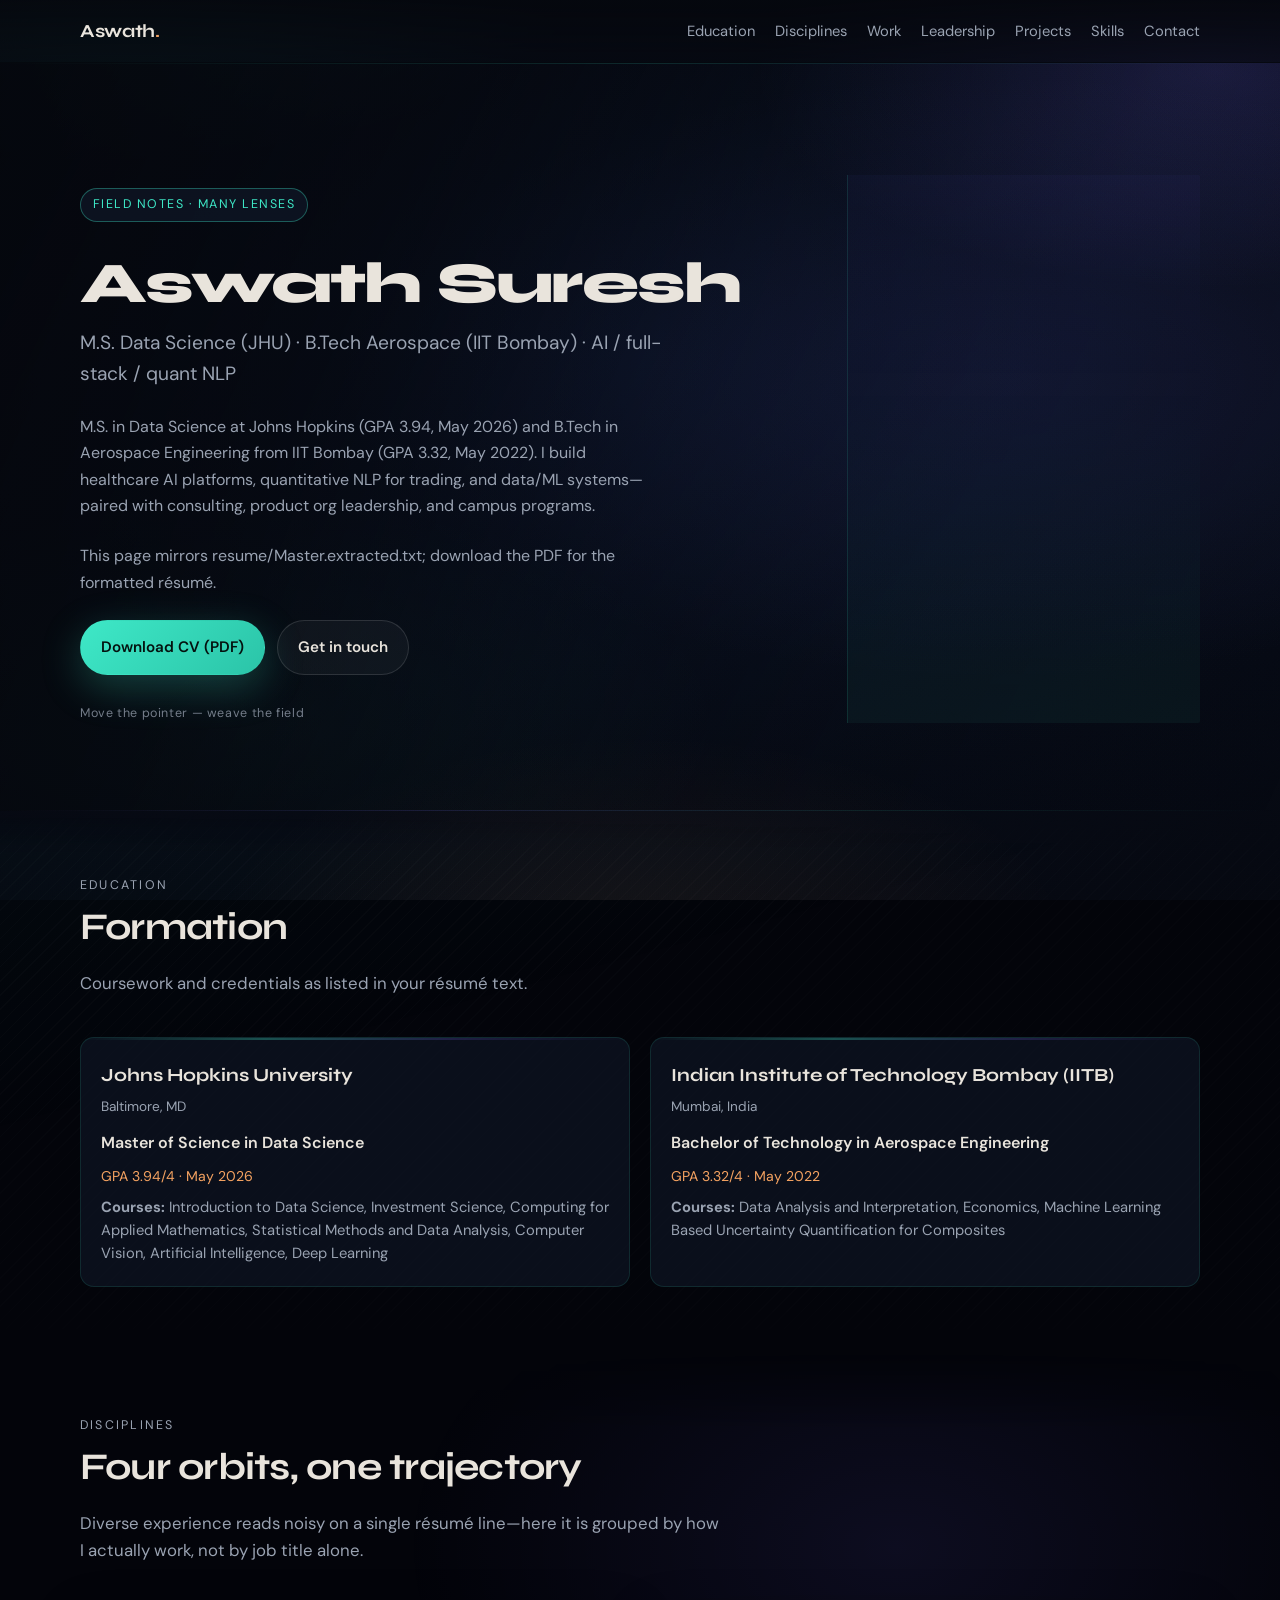
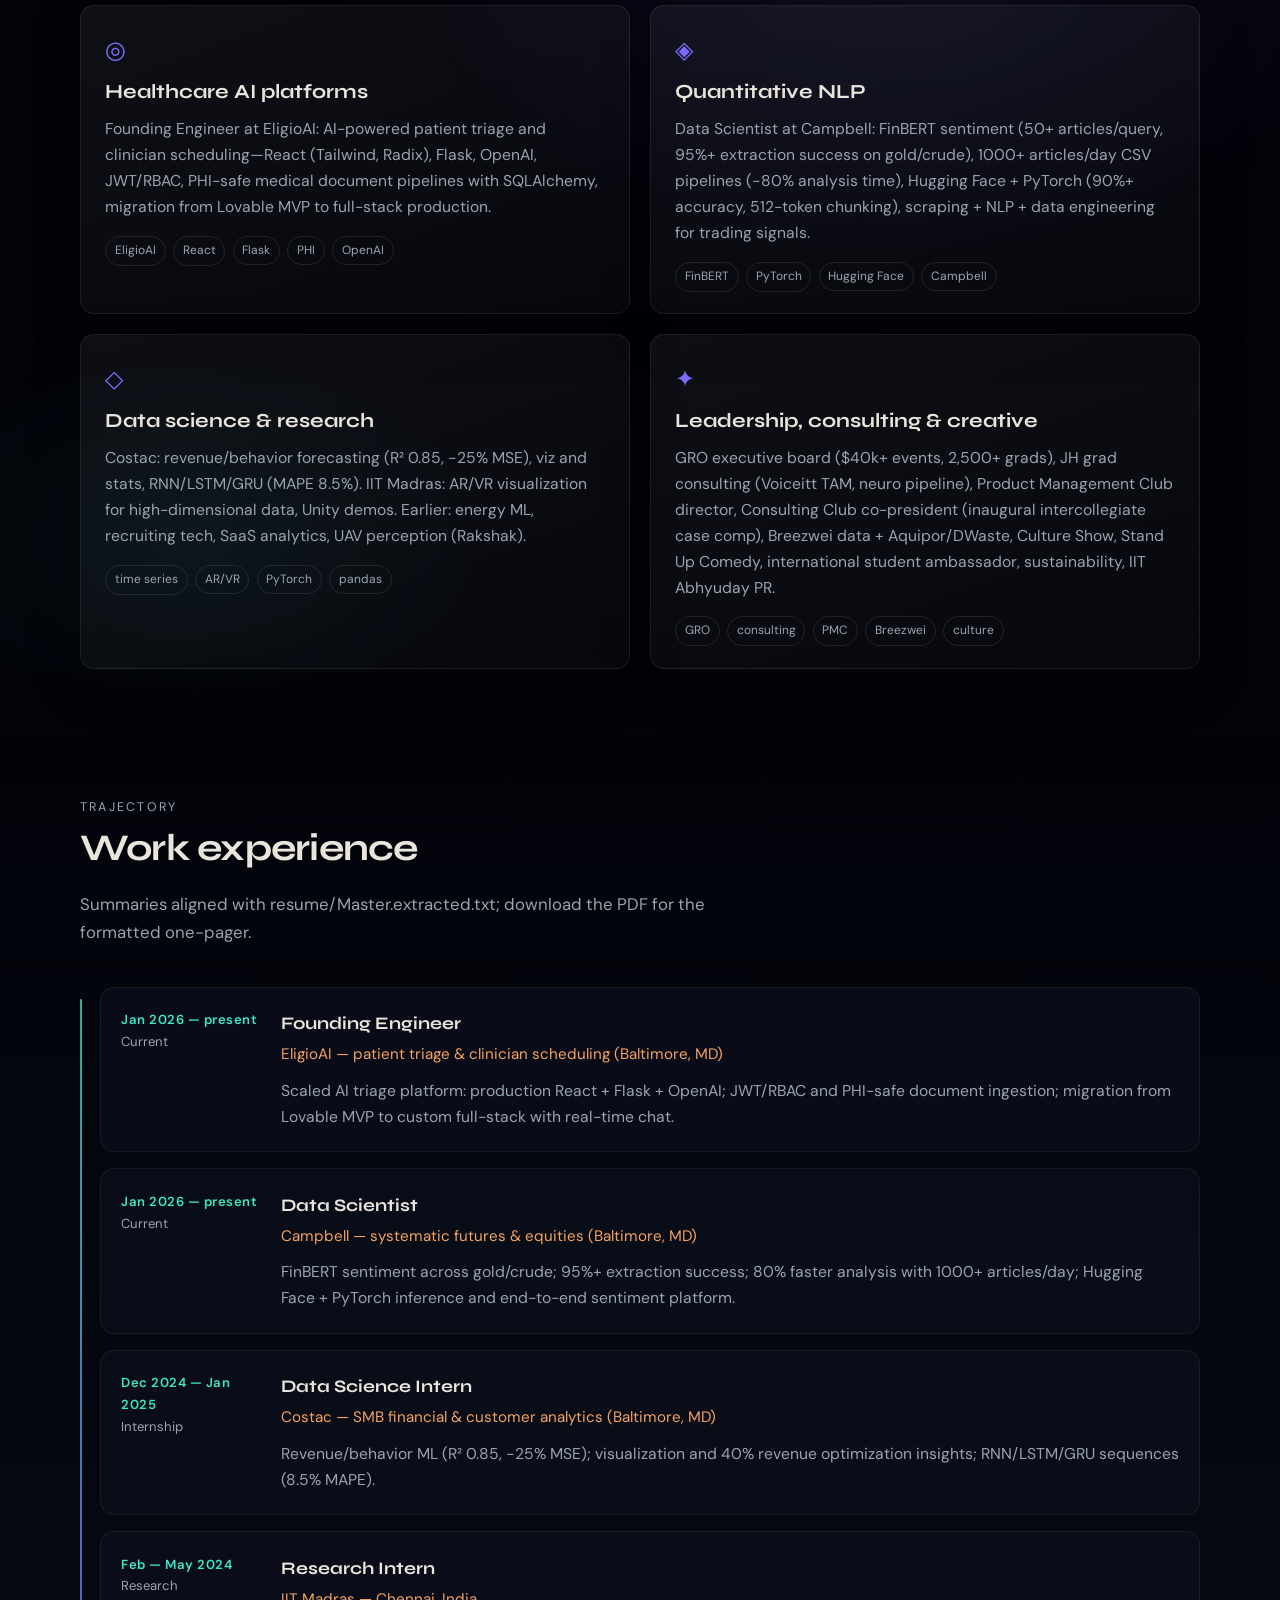
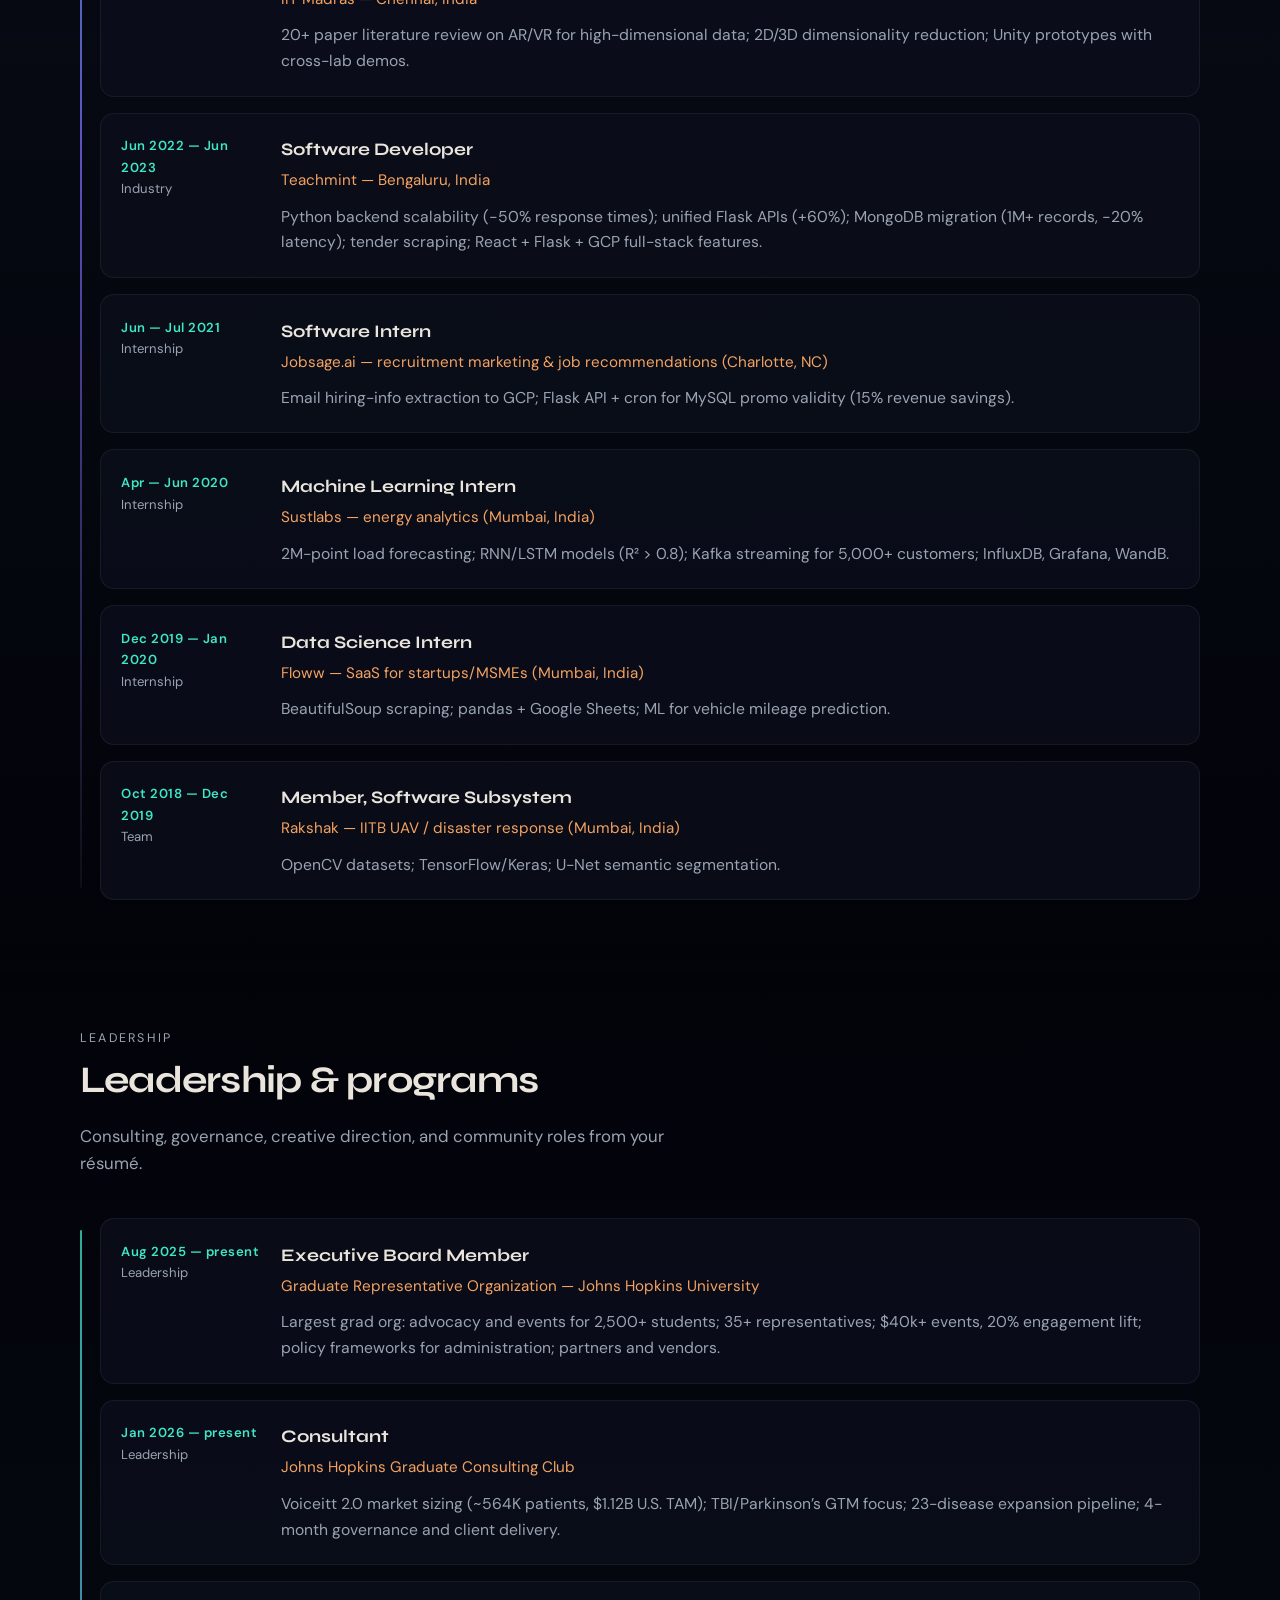
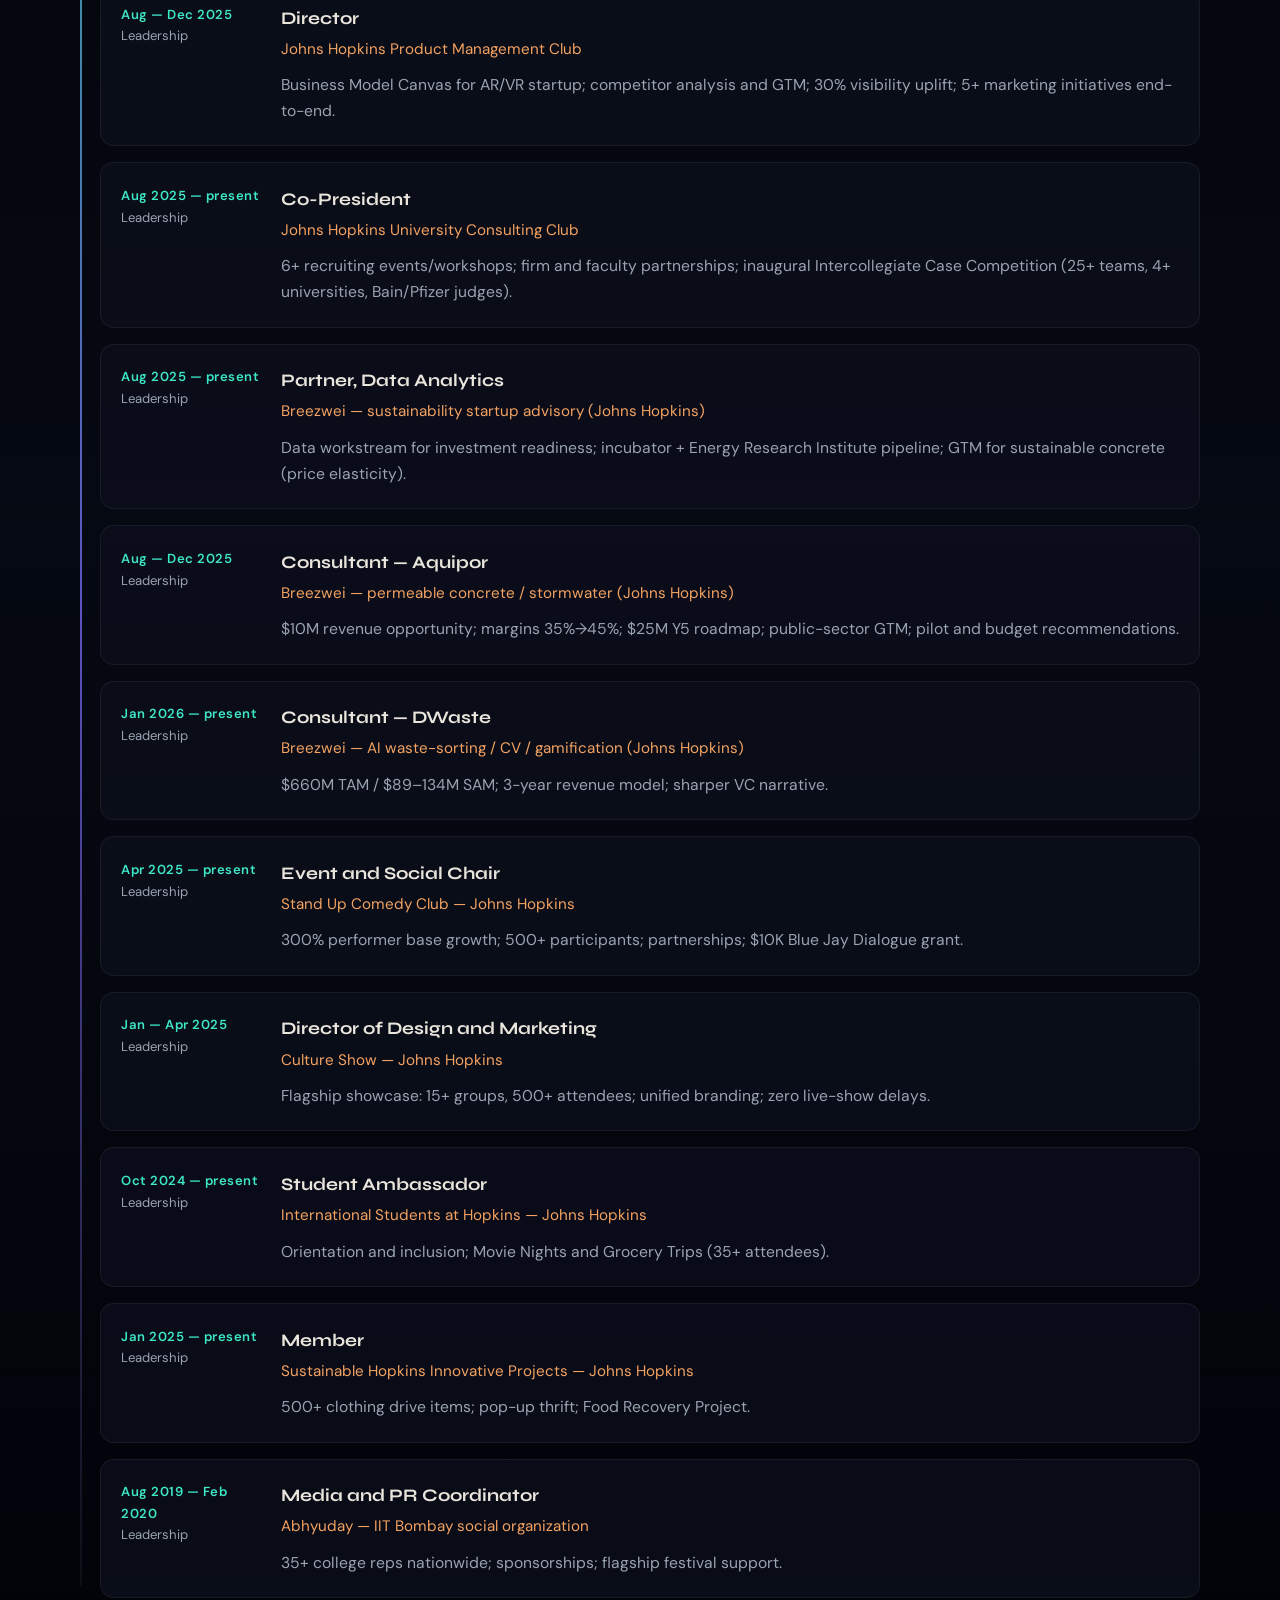
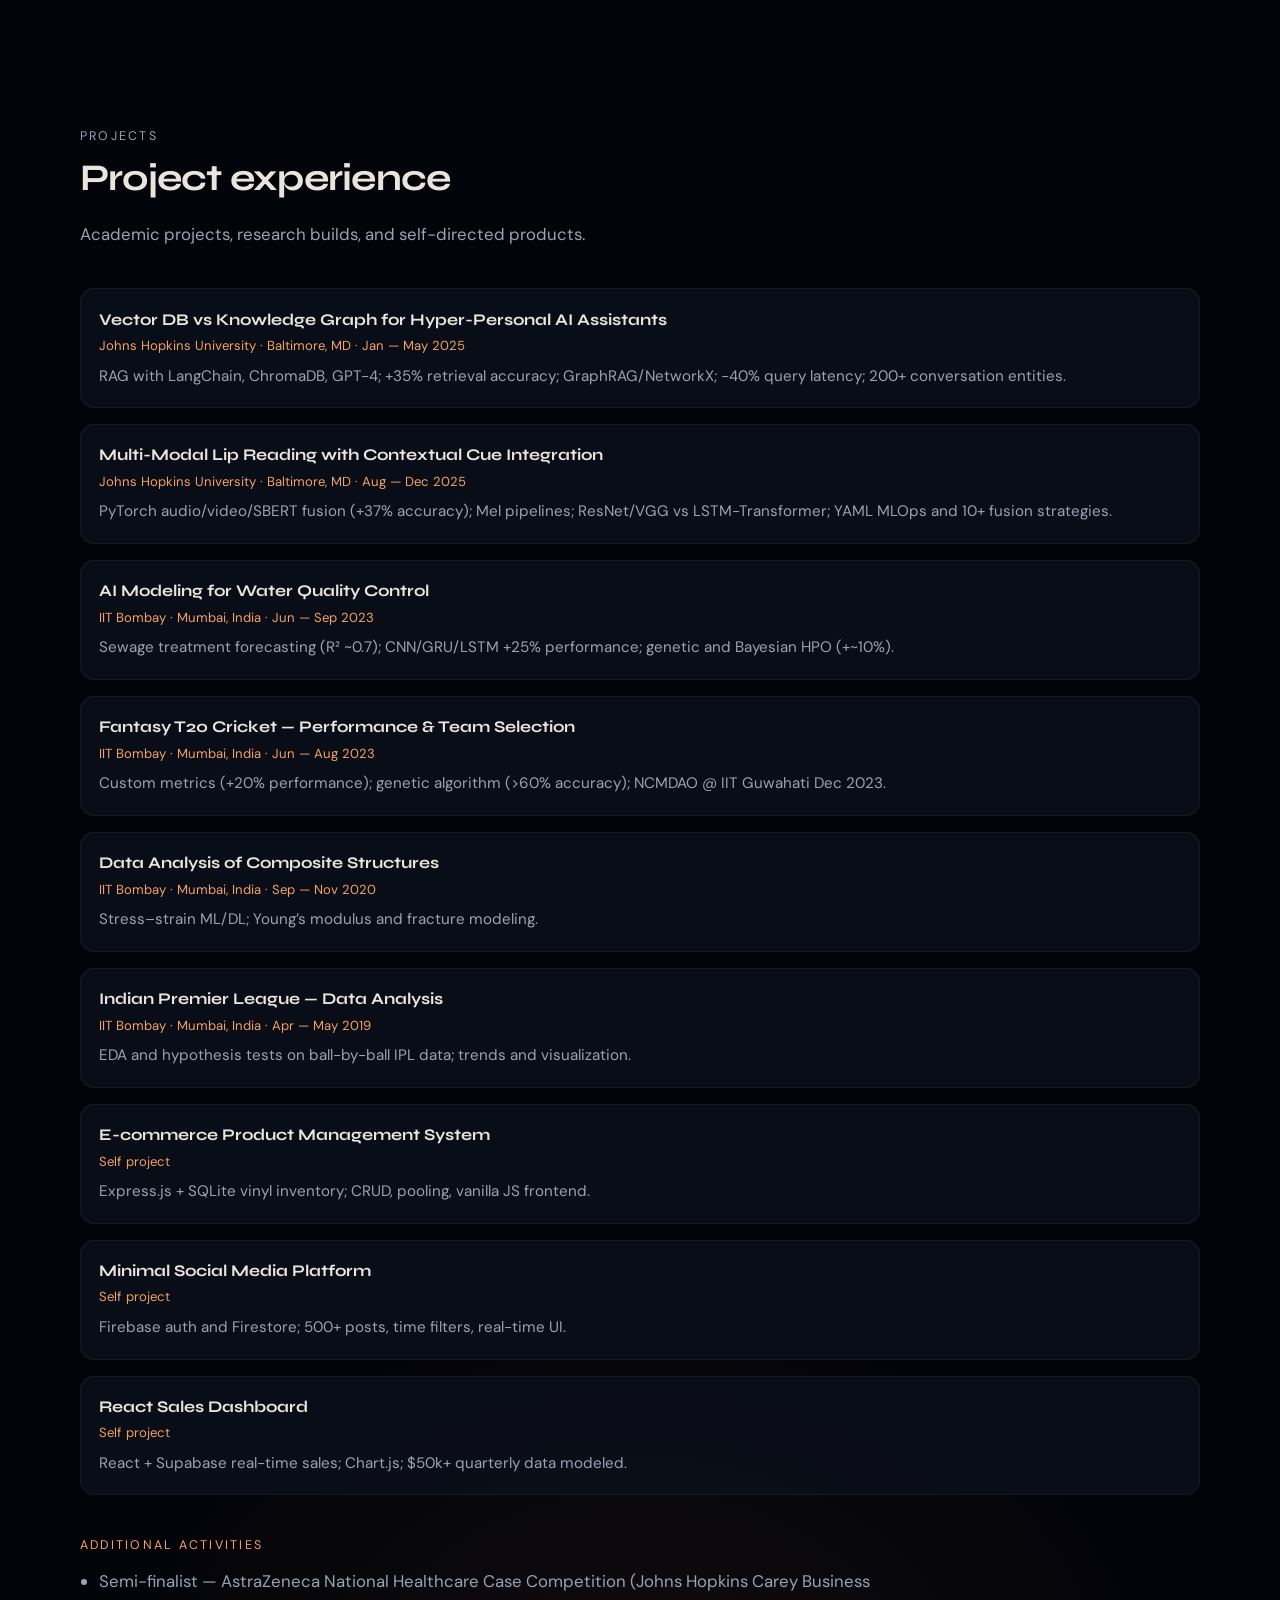
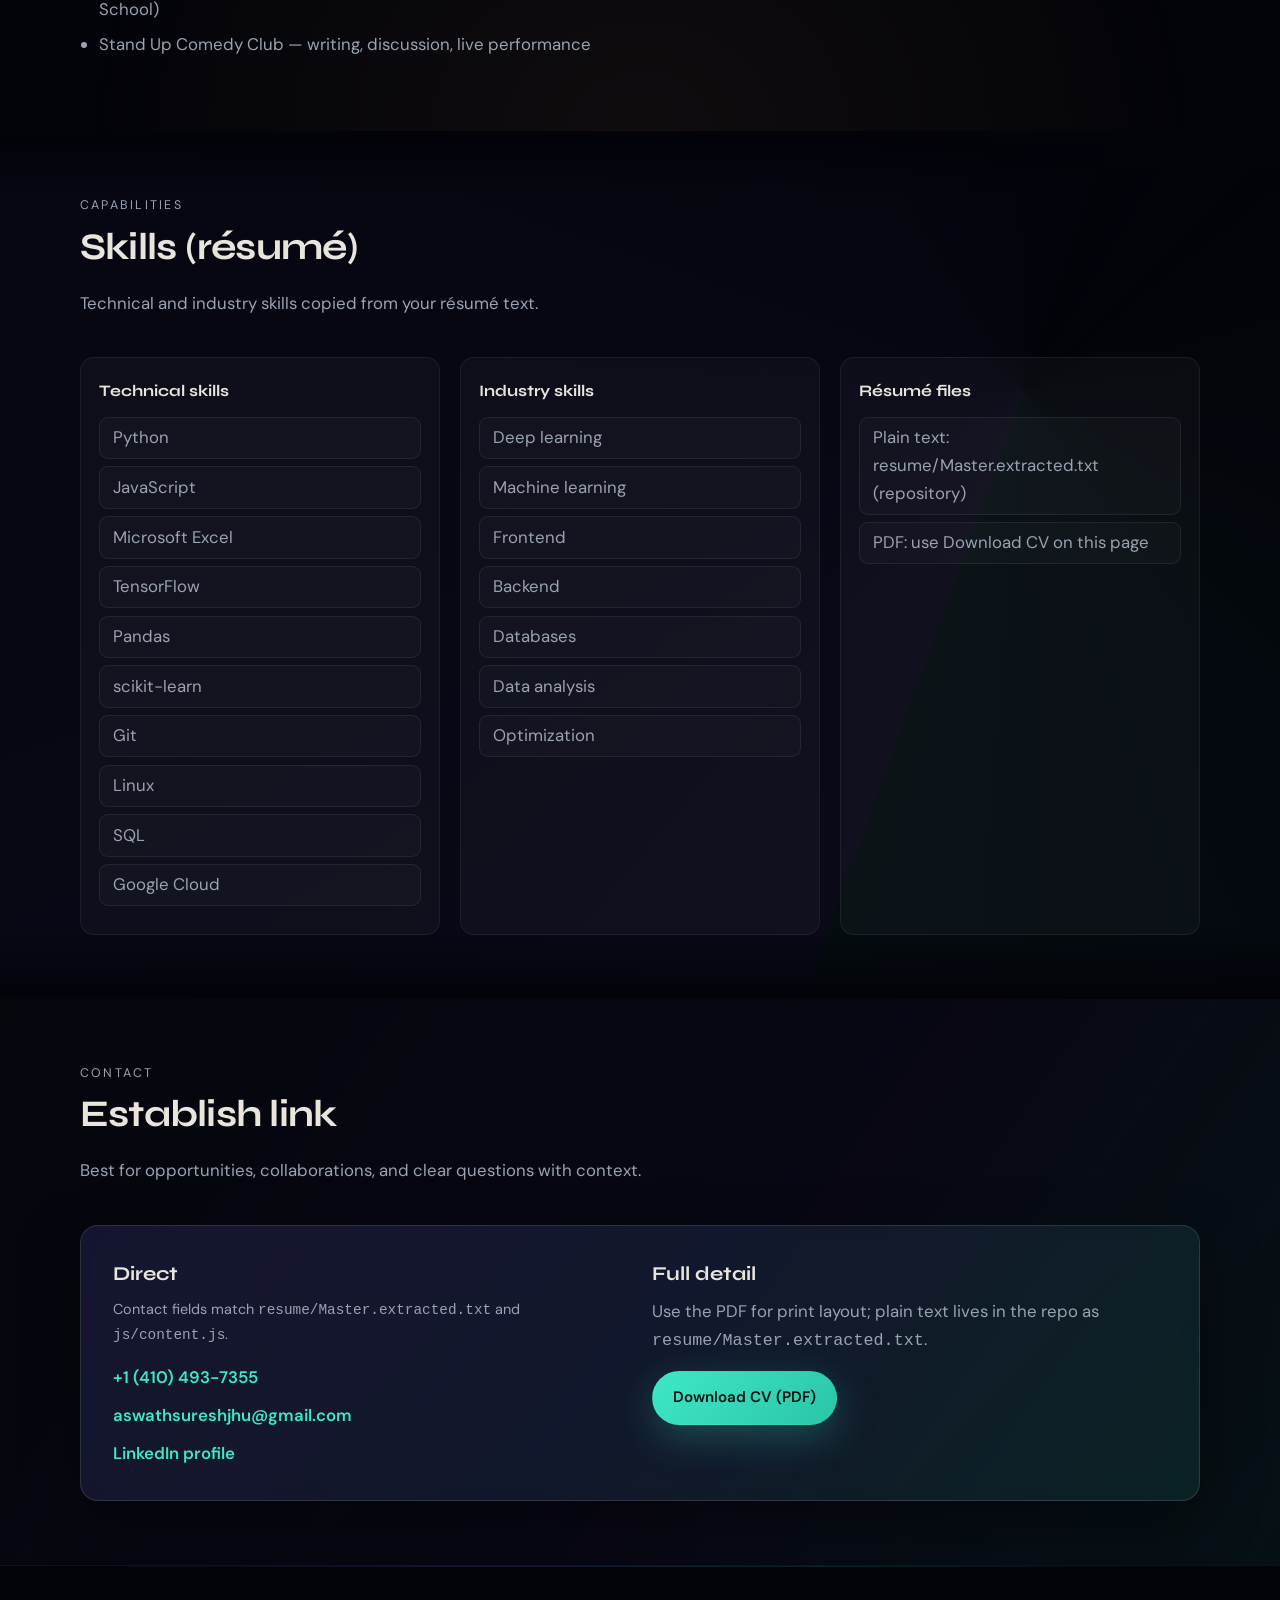
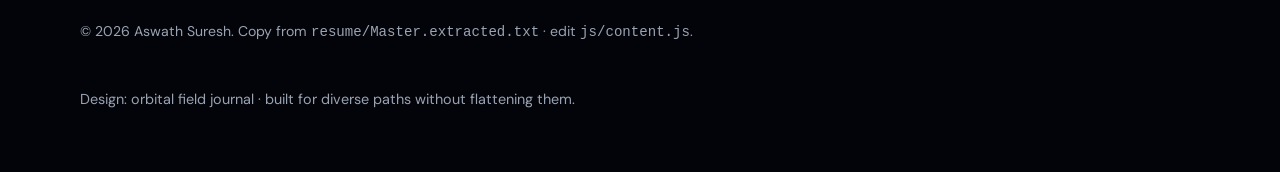
<file: index.html>
<!DOCTYPE html>
<html lang="en">
  <head>
    <meta charset="utf-8" />
    <meta name="viewport" content="width=device-width, initial-scale=1" />
    <meta
      name="description"
      content="Aswath Suresh — portfolio spanning engineering, data, product, and community."
    />
    <title>Aswath Suresh — Orbital portfolio</title>
    <link rel="preconnect" href="https://fonts.googleapis.com" />
    <link rel="preconnect" href="https://fonts.gstatic.com" crossorigin />
    <link
      href="https://fonts.googleapis.com/css2?family=DM+Sans:ital,opsz,wght@0,9..40,400;0,9..40,600;0,9..40,700;1,9..40,400&family=Syne:wght@600;700;800&display=swap"
      rel="stylesheet"
    />
    <link rel="stylesheet" href="css/main.css" />
  </head>
  <body>
    <div class="body-bg" aria-hidden="true"></div>
    <header class="site-header">
      <div class="wrap header-inner">
        <a class="brand" href="#top">Aswath<span>.</span></a>
        <nav class="nav" aria-label="Primary">
          <a href="#education">Education</a>
          <a href="#orbits">Disciplines</a>
          <a href="#missions">Work</a>
          <a href="#leadership">Leadership</a>
          <a href="#projects">Projects</a>
          <a href="#skills">Skills</a>
          <a href="#contact">Contact</a>
        </nav>
      </div>
    </header>

    <main id="top">
      <section class="hero">
        <div class="hero-field" aria-hidden="true">
          <canvas id="hero-canvas"></canvas>
          <div class="hero-field-scrim"></div>
          <div class="hero-field-edge hero-field-edge--top"></div>
          <div class="hero-field-edge hero-field-edge--bottom"></div>
        </div>
        <div class="wrap hero-grid">
          <div class="hero-copy">
            <p class="hero-badge">Field notes · many lenses</p>
            <h1 id="hero-name">Aswath Suresh</h1>
            <p class="lede" id="hero-role">Engineer · Data · Product · Community</p>
            <p id="hero-bio-1" class="lede" style="font-size: 1rem; max-width: 52ch"></p>
            <p id="hero-bio-2" class="lede" style="font-size: 1rem; max-width: 52ch; margin-top: 0.75rem"></p>
            <div class="hero-actions">
              <a class="btn btn-primary" id="cv-link" href="assets/Master.pdf" download>Download CV (PDF)</a>
              <a class="btn btn-ghost" href="#contact">Get in touch</a>
            </div>
            <p class="hero-field-hint">Move the pointer — weave the field</p>
          </div>
          <div class="hero-rail" aria-hidden="true"></div>
        </div>
      </section>

      <section id="education">
        <div class="wrap">
          <header class="section-head">
            <p class="section-kicker">Education</p>
            <h2>Formation</h2>
            <p>Coursework and credentials as listed in your résumé text.</p>
          </header>
          <div class="education-grid" id="education-grid"></div>
        </div>
      </section>

      <section id="orbits">
        <div class="wrap">
          <header class="section-head">
            <p class="section-kicker">Disciplines</p>
            <h2>Four orbits, one trajectory</h2>
            <p>
              Diverse experience reads noisy on a single résumé line—here it is grouped by how I actually
              work, not by job title alone.
            </p>
          </header>
          <div class="orbit-grid" id="orbit-grid"></div>
        </div>
      </section>

      <section id="missions">
        <div class="wrap">
          <header class="section-head">
            <p class="section-kicker">Trajectory</p>
            <h2>Work experience</h2>
            <p>
              Summaries aligned with resume/Master.extracted.txt; download the PDF for the formatted one-pager.
            </p>
          </header>
          <div class="timeline" id="mission-list"></div>
        </div>
      </section>

      <section id="leadership">
        <div class="wrap">
          <header class="section-head">
            <p class="section-kicker">Leadership</p>
            <h2>Leadership &amp; programs</h2>
            <p>Consulting, governance, creative direction, and community roles from your résumé.</p>
          </header>
          <div class="timeline" id="leadership-list"></div>
        </div>
      </section>

      <section id="projects">
        <div class="wrap">
          <header class="section-head">
            <p class="section-kicker">Projects</p>
            <h2>Project experience</h2>
            <p>Academic projects, research builds, and self-directed products.</p>
          </header>
          <div class="projects-grid" id="projects-grid"></div>
          <div id="additional-wrap" style="margin-top: 2.5rem" hidden>
            <p class="section-kicker" style="margin-bottom: 0.75rem">Additional activities</p>
            <ul class="additional-list" id="additional-list"></ul>
          </div>
        </div>
      </section>

      <section id="skills">
        <div class="wrap">
          <header class="section-head">
            <p class="section-kicker">Capabilities</p>
            <h2>Skills (résumé)</h2>
            <p>Technical and industry skills copied from your résumé text.</p>
          </header>
          <div class="skills" id="skills-grid"></div>
        </div>
      </section>

      <section id="contact" class="section-contact">
        <div class="contact-bg" aria-hidden="true">
          <canvas id="contact-canvas"></canvas>
        </div>
        <div class="wrap">
          <header class="section-head">
            <p class="section-kicker">Contact</p>
            <h2>Establish link</h2>
            <p>Best for opportunities, collaborations, and clear questions with context.</p>
          </header>
          <div class="contact-panel">
            <div>
              <h3>Direct</h3>
              <p class="note">Contact fields match <code>resume/Master.extracted.txt</code> and <code>js/content.js</code>.</p>
              <div class="contact-links" id="contact-links"></div>
            </div>
            <div>
              <h3>Full detail</h3>
              <p>Use the PDF for print layout; plain text lives in the repo as <code>resume/Master.extracted.txt</code>.</p>
              <a class="btn btn-primary" id="cv-link-2" href="assets/Master.pdf" download>Download CV (PDF)</a>
            </div>
          </div>
        </div>
      </section>
    </main>

    <footer class="site-footer">
      <div class="wrap footer-row">
        <p>
          © <span id="year"></span> Aswath Suresh. Copy from <code>resume/Master.extracted.txt</code> · edit
          <code>js/content.js</code>.
        </p>
        <p class="note">Design: orbital field journal · built for diverse paths without flattening them.</p>
      </div>
    </footer>

    <script src="js/content.js"></script>
    <script>
      (function () {
        function esc(s) {
          return String(s == null ? "" : s)
            .replace(/&/g, "&amp;")
            .replace(/</g, "&lt;")
            .replace(/>/g, "&gt;")
            .replace(/"/g, "&quot;");
        }

        var S = window.SITE;
        if (!S) return;

        document.getElementById("hero-name").textContent = S.name;
        document.getElementById("hero-role").textContent = S.role;
        var b = S.bio || [];
        var hb1 = document.getElementById("hero-bio-1");
        var hb2 = document.getElementById("hero-bio-2");
        if (hb1 && b[0]) hb1.textContent = b[0];
        if (hb2 && b[1]) hb2.textContent = b[1];

        var cv = document.getElementById("cv-link");
        var cv2 = document.getElementById("cv-link-2");
        if (S.cvPath) {
          if (cv) cv.href = S.cvPath;
          if (cv2) cv2.href = S.cvPath;
        }

        var eg = document.getElementById("education-grid");
        if (eg && S.education) {
          eg.innerHTML = S.education
            .map(function (e) {
              return (
                '<article class="edu-card"><h3>' +
                esc(e.school) +
                '</h3><p class="edu-loc">' +
                esc(e.location) +
                '</p><p class="deg">' +
                esc(e.degree) +
                '</p><p class="edu-meta">' +
                esc(e.meta) +
                '</p><p class="edu-courses"><strong>Courses:</strong> ' +
                esc(e.courses) +
                "</p></article>"
              );
            })
            .join("");
        }

        var og = document.getElementById("orbit-grid");
        if (og && S.orbits) {
          og.innerHTML = S.orbits
            .map(function (o) {
              var tags = (o.tags || [])
                .map(function (t) {
                  return '<span class="tag">' + esc(t) + "</span>";
                })
                .join("");
              return (
                '<article class="orbit-card" data-orbit="' +
                esc(o.id) +
                '"><div class="glyph" aria-hidden="true">' +
                esc(o.glyph) +
                "</div><h3>" +
                esc(o.label) +
                "</h3><p>" +
                esc(o.summary) +
                '</p><div class="tag-row">' +
                tags +
                "</div></article>"
              );
            })
            .join("");
        }

        function renderMissions(id, list) {
          var el = document.getElementById(id);
          if (!el || !list) return;
          el.innerHTML = list
            .map(function (m) {
              return (
                '<article class="mission"><div class="mission-meta"><div class="window">' +
                esc(m.window) +
                '</div><div>' +
                esc(m.phase) +
                "</div></div><div><h3>" +
                esc(m.title) +
                '</h3><p class="place">' +
                esc(m.place) +
                "</p><p>" +
                esc(m.detail) +
                "</p></div></article>"
              );
            })
            .join("");
        }

        renderMissions("mission-list", S.missions);
        renderMissions("leadership-list", S.leadership);

        var pg = document.getElementById("projects-grid");
        if (pg && S.projects) {
          pg.innerHTML = S.projects
            .map(function (p) {
              var meta = esc(p.place);
              if (p.window) meta += " · " + esc(p.window);
              return (
                '<article class="project-card"><h3>' +
                esc(p.title) +
                '</h3><p class="project-meta">' +
                meta +
                "</p><p>" +
                esc(p.detail) +
                "</p></article>"
              );
            })
            .join("");
        }

        var aw = document.getElementById("additional-wrap");
        var al = document.getElementById("additional-list");
        if (aw && al && S.additional && S.additional.length) {
          al.innerHTML = S.additional
            .map(function (x) {
              return "<li>" + esc(x) + "</li>";
            })
            .join("");
          aw.hidden = false;
        }

        var sg = document.getElementById("skills-grid");
        if (sg && S.skills && S.skills.columns) {
          sg.innerHTML = S.skills.columns
            .map(function (c) {
              var items = (c.items || [])
                .map(function (i) {
                  return '<li class="skill-chip">' + esc(i) + "</li>";
                })
                .join("");
              return (
                '<div class="skill-col"><h3>' + esc(c.title) + "</h3><ul>" + items + "</ul></div>"
              );
            })
            .join("");
        }

        var cl = document.getElementById("contact-links");
        if (cl) {
          var phoneBlock = "";
          if (S.phone && S.phoneTel) {
            phoneBlock =
              '<a href="tel:' +
              esc(S.phoneTel) +
              '">' +
              esc(S.phone) +
              "</a>";
          }
          cl.innerHTML =
            phoneBlock +
            '<a href="mailto:' +
            esc(S.email) +
            '">' +
            esc(S.email) +
            '</a><a href="' +
            esc(S.linkedin) +
            '" target="_blank" rel="noopener noreferrer">LinkedIn profile</a>';
        }
      })();
    </script>
    <script src="js/app.js"></script>
  </body>
</html>
</file>
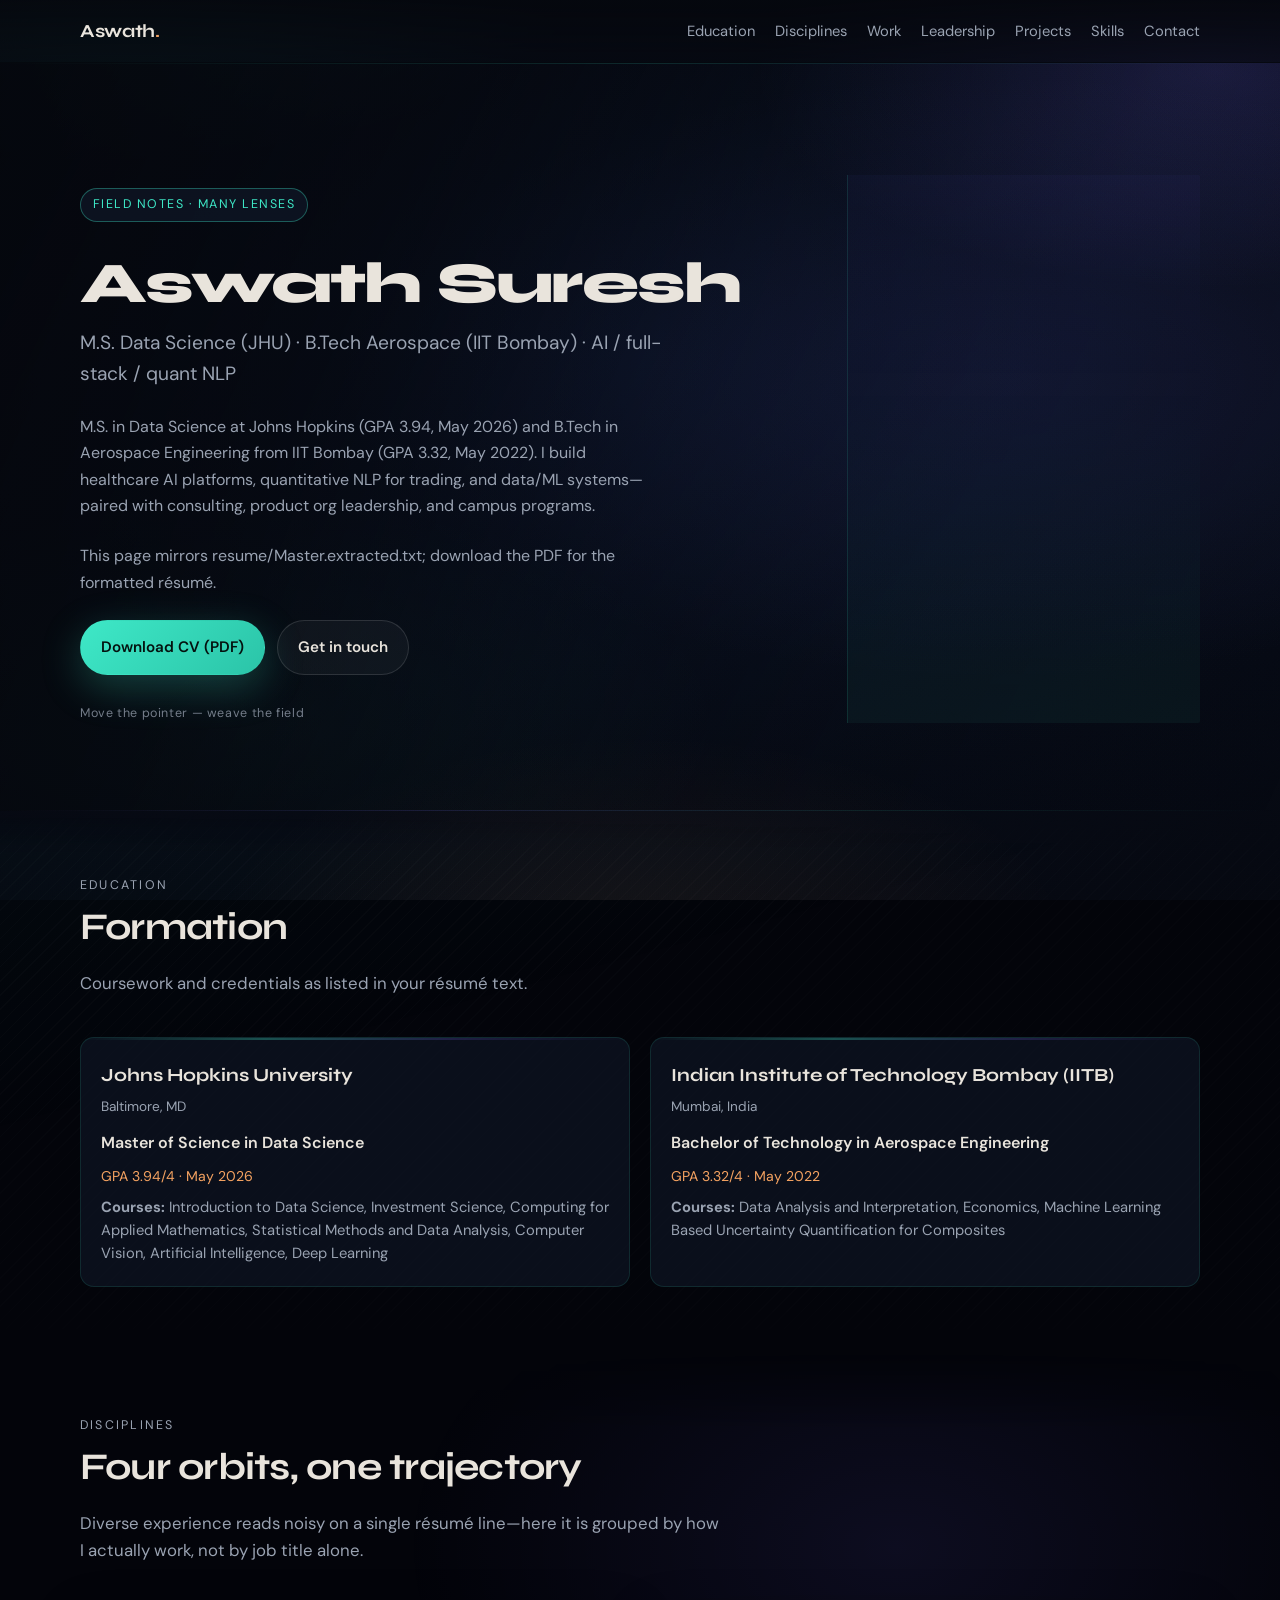
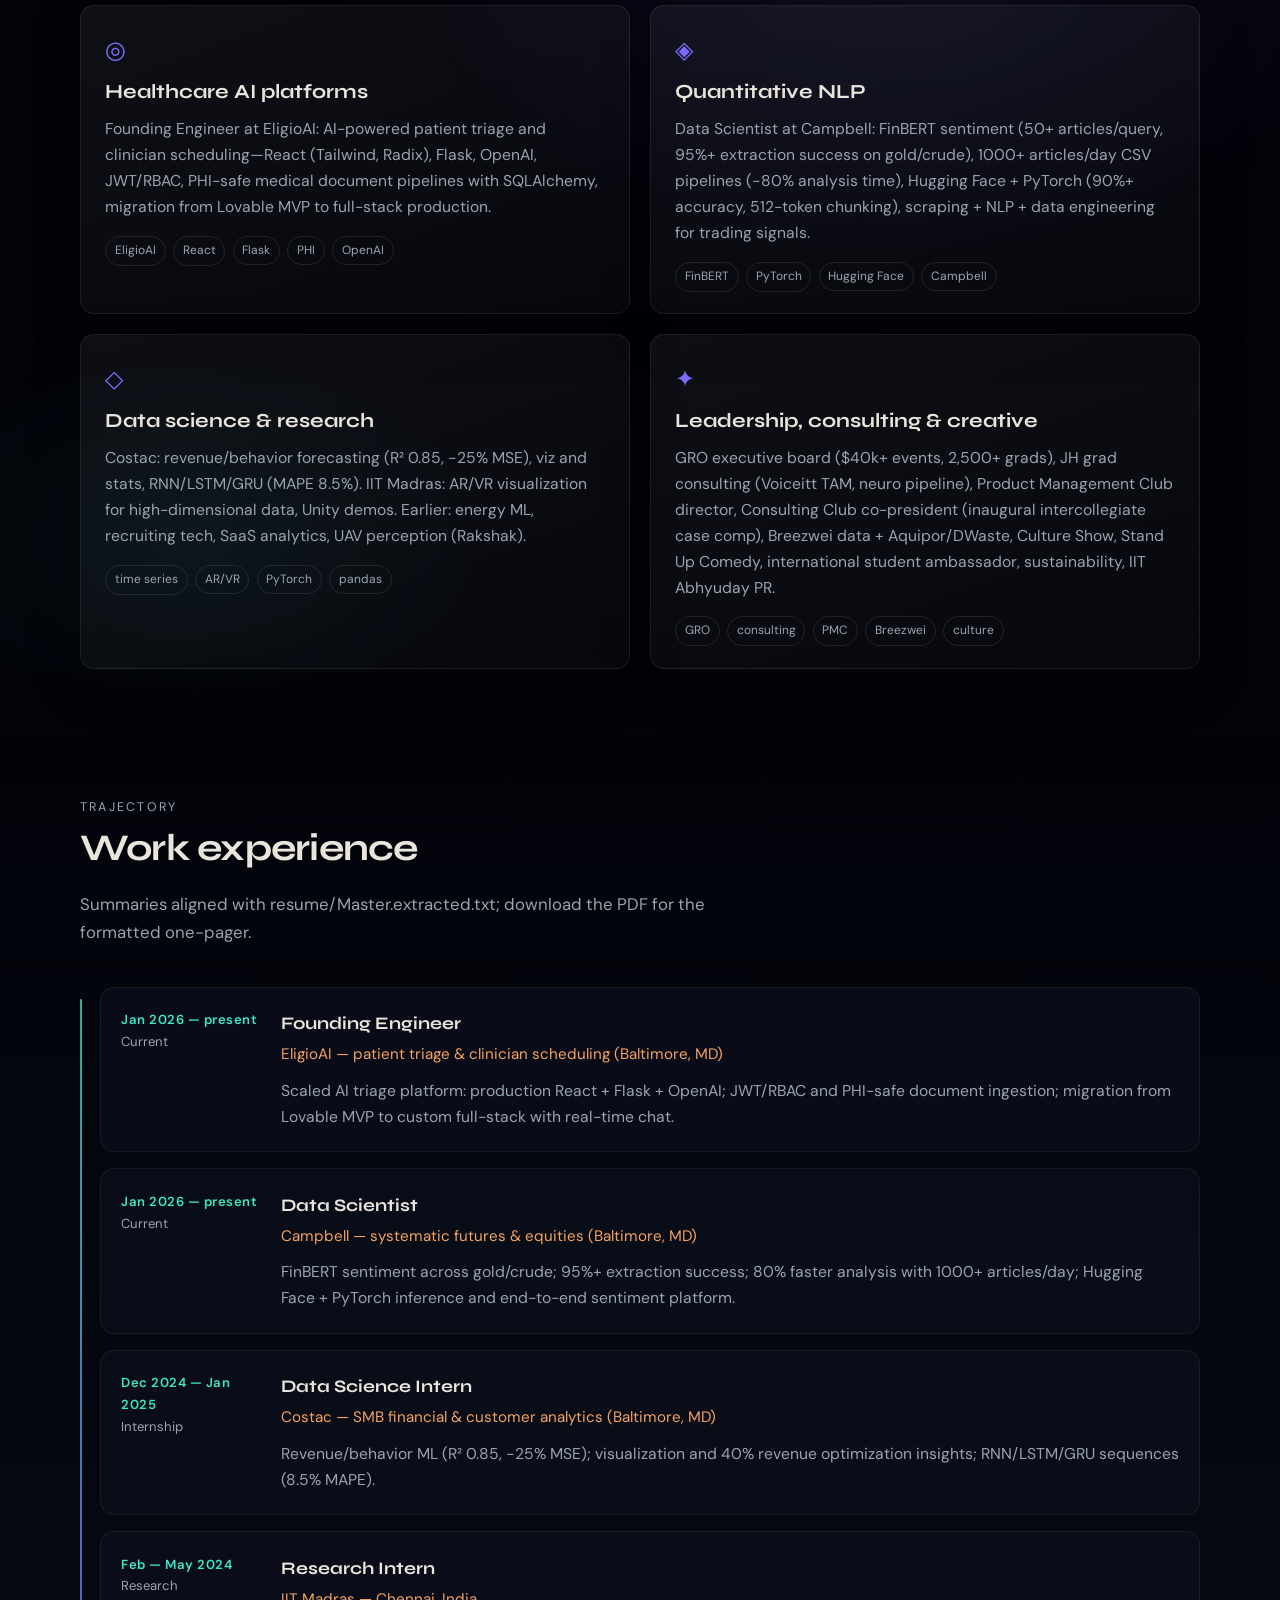
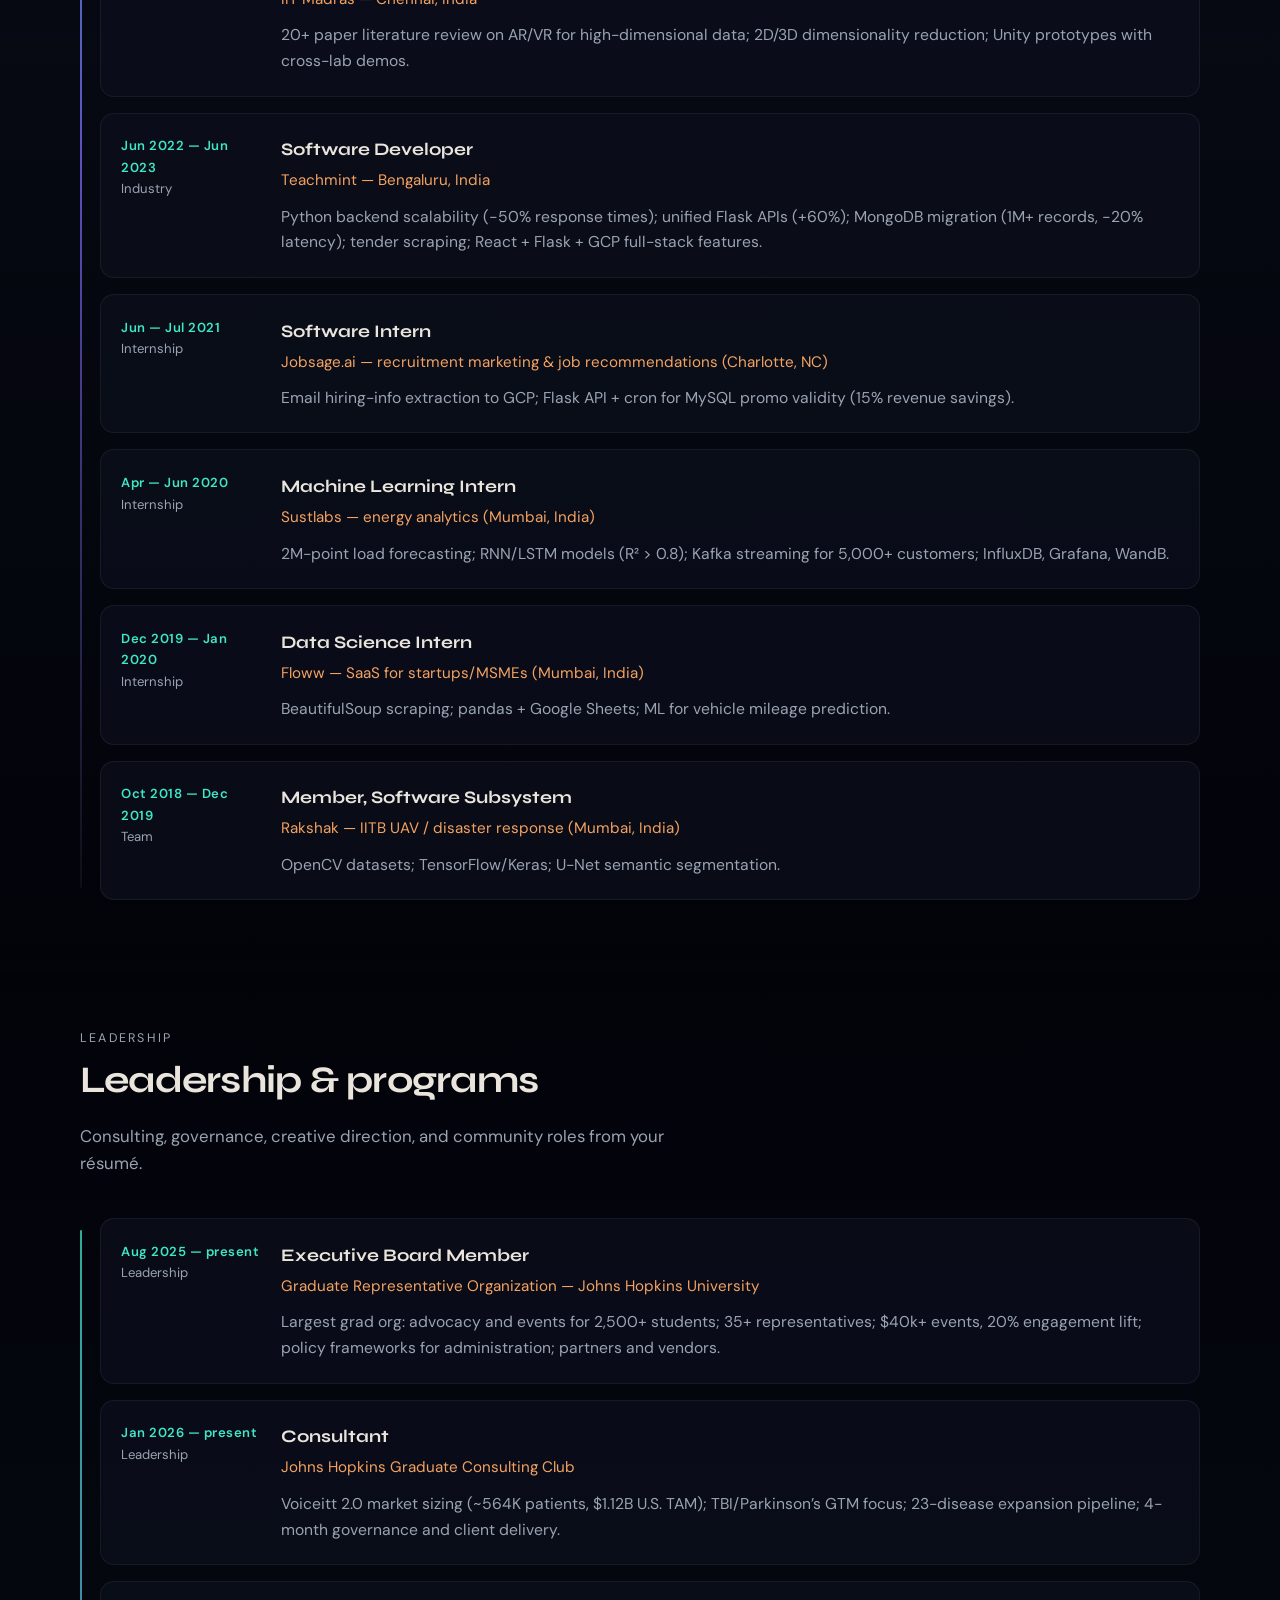
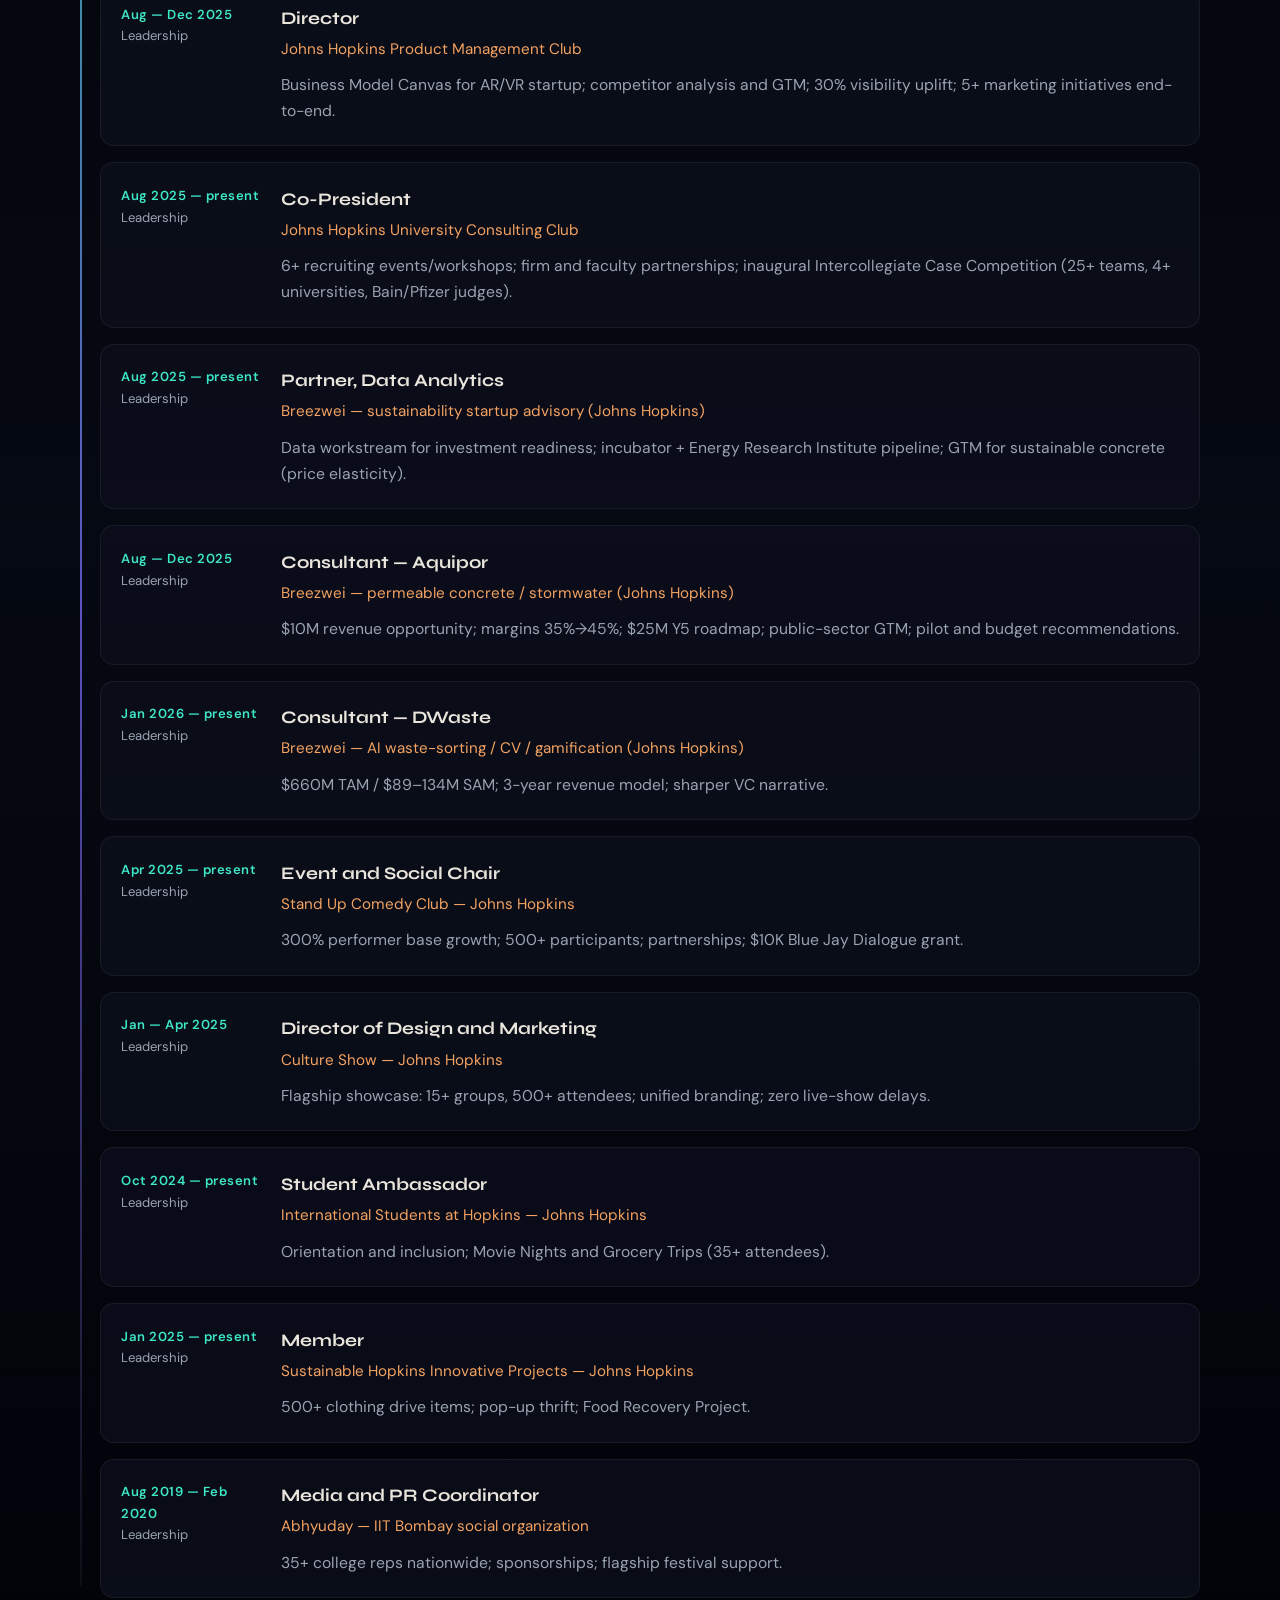
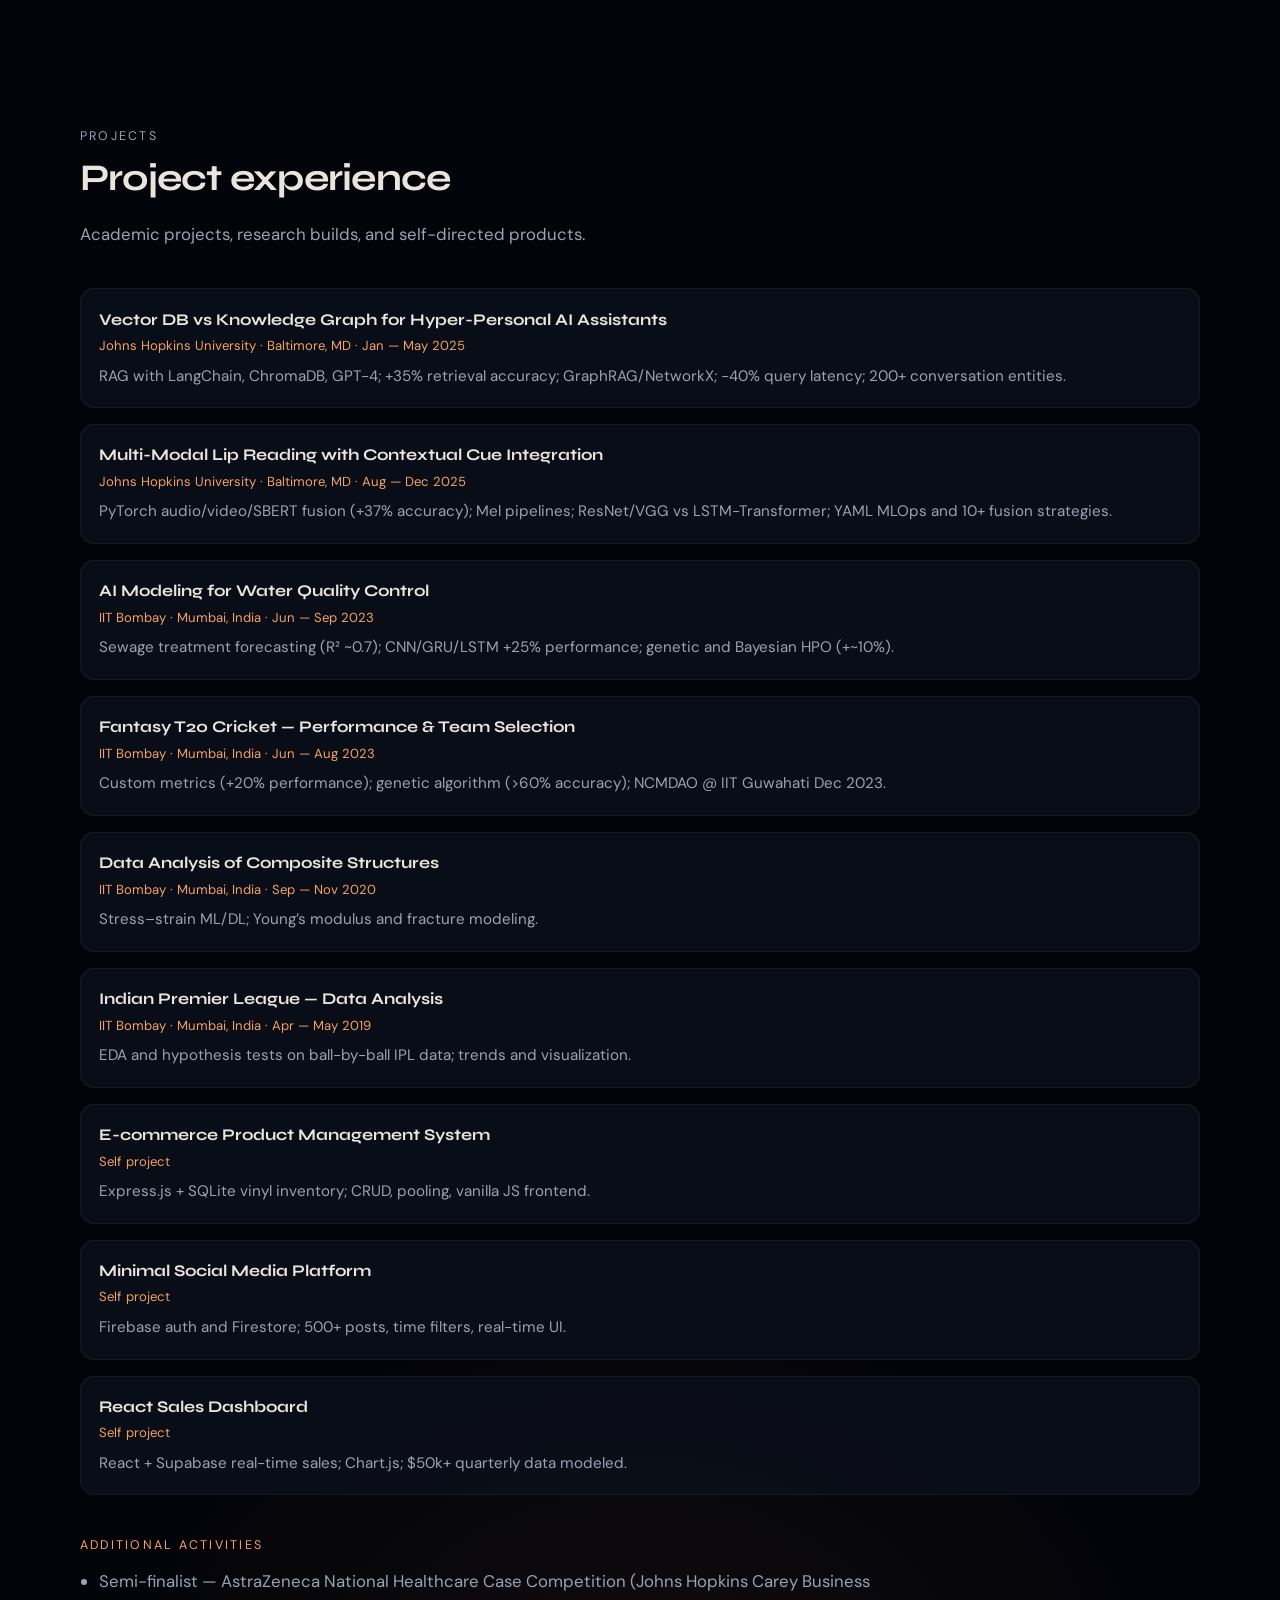
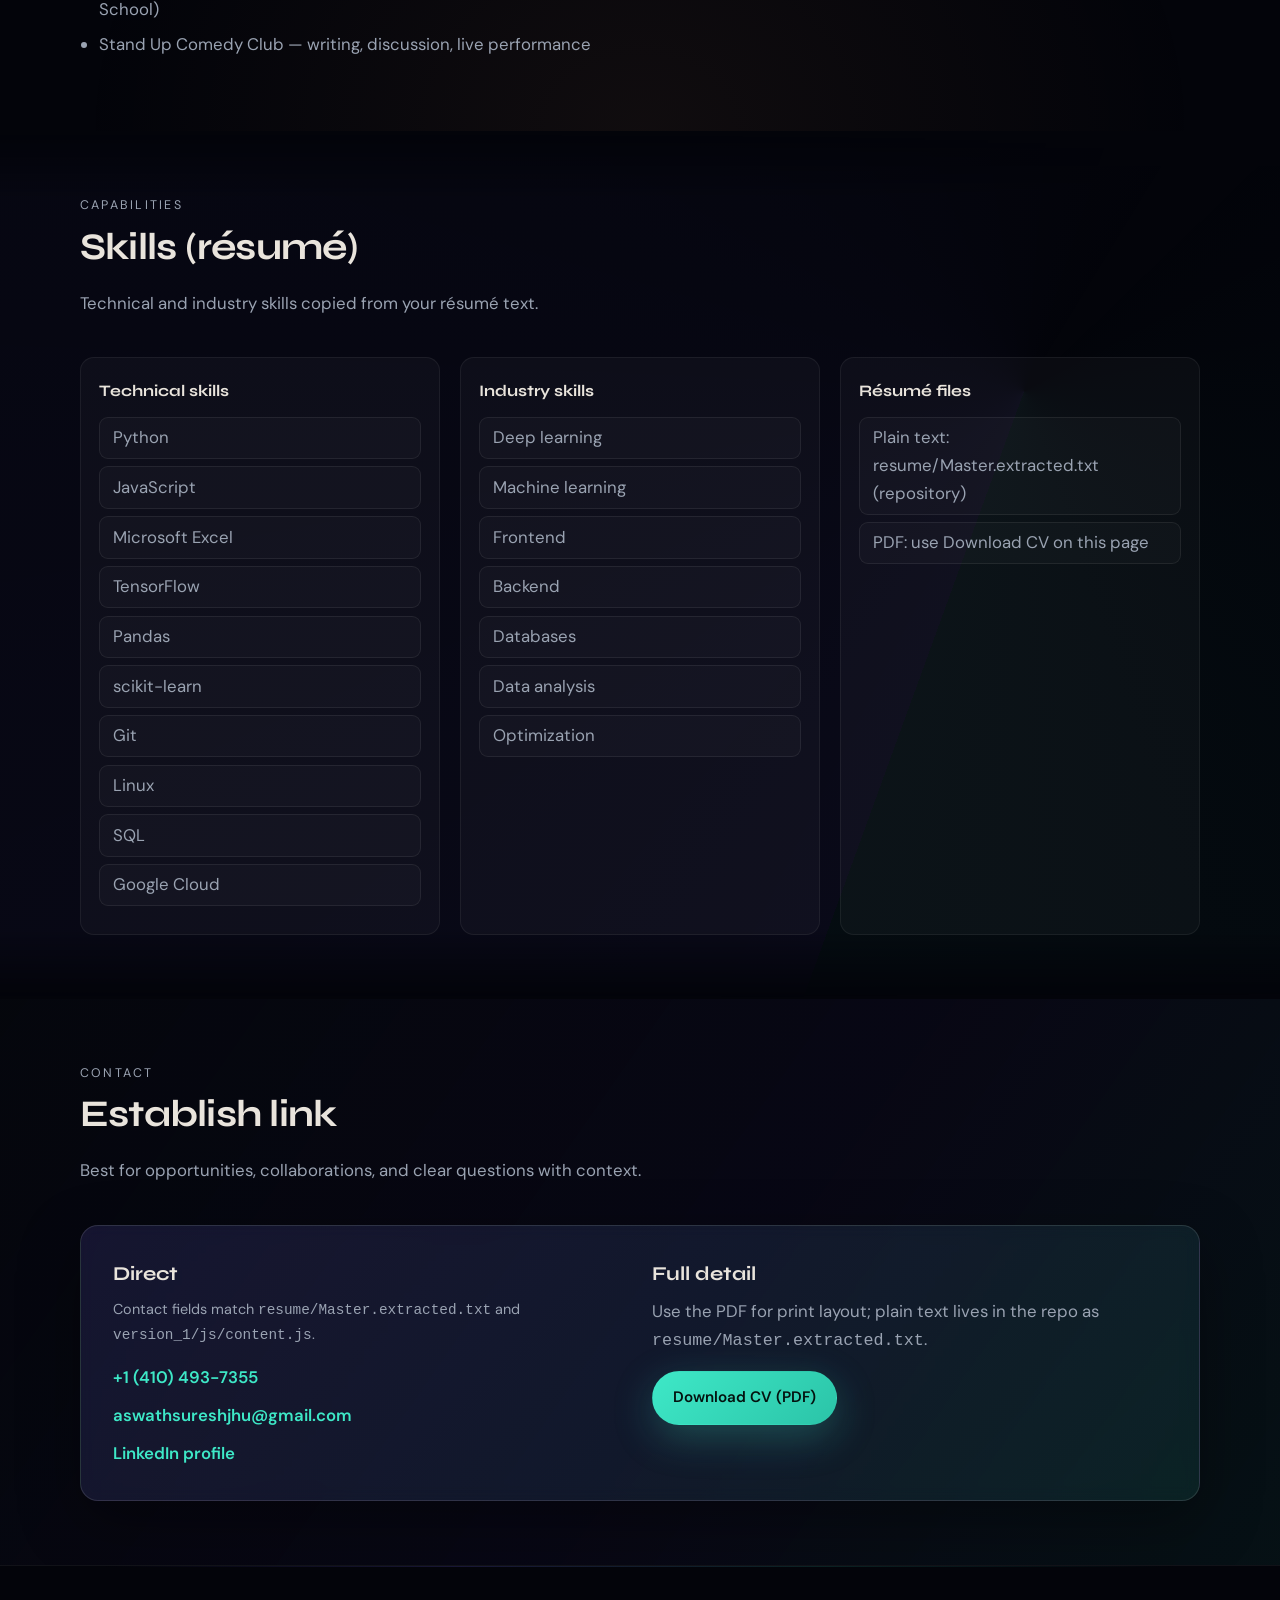
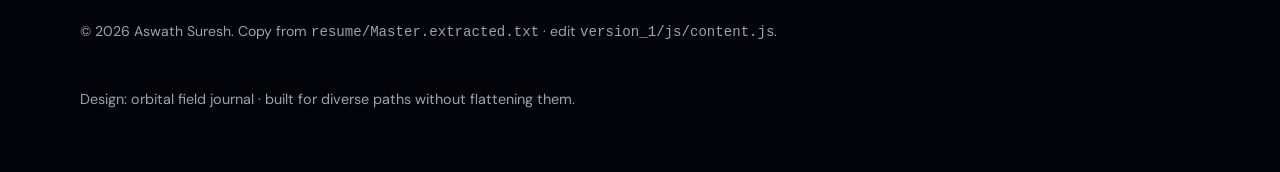
<file: version_1/index.html>
<!DOCTYPE html>
<html lang="en">
  <head>
    <meta charset="utf-8" />
    <meta name="viewport" content="width=device-width, initial-scale=1" />
    <meta
      name="description"
      content="Aswath Suresh — portfolio spanning engineering, data, product, and community."
    />
    <title>Aswath Suresh — Orbital portfolio</title>
    <link rel="preconnect" href="https://fonts.googleapis.com" />
    <link rel="preconnect" href="https://fonts.gstatic.com" crossorigin />
    <link
      href="https://fonts.googleapis.com/css2?family=DM+Sans:ital,opsz,wght@0,9..40,400;0,9..40,600;0,9..40,700;1,9..40,400&family=Syne:wght@600;700;800&display=swap"
      rel="stylesheet"
    />
    <link rel="stylesheet" href="css/main.css" />
  </head>
  <body>
    <div class="body-bg" aria-hidden="true"></div>
    <header class="site-header">
      <div class="wrap header-inner">
        <a class="brand" href="#top">Aswath<span>.</span></a>
        <nav class="nav" aria-label="Primary">
          <a href="#education">Education</a>
          <a href="#orbits">Disciplines</a>
          <a href="#missions">Work</a>
          <a href="#leadership">Leadership</a>
          <a href="#projects">Projects</a>
          <a href="#skills">Skills</a>
          <a href="#contact">Contact</a>
        </nav>
      </div>
    </header>

    <main id="top">
      <section class="hero">
        <div class="hero-field" aria-hidden="true">
          <canvas id="hero-canvas"></canvas>
          <div class="hero-field-scrim"></div>
          <div class="hero-field-edge hero-field-edge--top"></div>
          <div class="hero-field-edge hero-field-edge--bottom"></div>
        </div>
        <div class="wrap hero-grid">
          <div class="hero-copy">
            <p class="hero-badge">Field notes · many lenses</p>
            <h1 id="hero-name">Aswath Suresh</h1>
            <p class="lede" id="hero-role">Engineer · Data · Product · Community</p>
            <p id="hero-bio-1" class="lede" style="font-size: 1rem; max-width: 52ch"></p>
            <p id="hero-bio-2" class="lede" style="font-size: 1rem; max-width: 52ch; margin-top: 0.75rem"></p>
            <div class="hero-actions">
              <a class="btn btn-primary" id="cv-link" href="assets/Master.pdf" download>Download CV (PDF)</a>
              <a class="btn btn-ghost" href="#contact">Get in touch</a>
            </div>
            <p class="hero-field-hint">Move the pointer — weave the field</p>
          </div>
          <div class="hero-rail" aria-hidden="true"></div>
        </div>
      </section>

      <section id="education">
        <div class="wrap">
          <header class="section-head">
            <p class="section-kicker">Education</p>
            <h2>Formation</h2>
            <p>Coursework and credentials as listed in your résumé text.</p>
          </header>
          <div class="education-grid" id="education-grid"></div>
        </div>
      </section>

      <section id="orbits">
        <div class="wrap">
          <header class="section-head">
            <p class="section-kicker">Disciplines</p>
            <h2>Four orbits, one trajectory</h2>
            <p>
              Diverse experience reads noisy on a single résumé line—here it is grouped by how I actually
              work, not by job title alone.
            </p>
          </header>
          <div class="orbit-grid" id="orbit-grid"></div>
        </div>
      </section>

      <section id="missions">
        <div class="wrap">
          <header class="section-head">
            <p class="section-kicker">Trajectory</p>
            <h2>Work experience</h2>
            <p>
              Summaries aligned with resume/Master.extracted.txt; download the PDF for the formatted one-pager.
            </p>
          </header>
          <div class="timeline" id="mission-list"></div>
        </div>
      </section>

      <section id="leadership">
        <div class="wrap">
          <header class="section-head">
            <p class="section-kicker">Leadership</p>
            <h2>Leadership &amp; programs</h2>
            <p>Consulting, governance, creative direction, and community roles from your résumé.</p>
          </header>
          <div class="timeline" id="leadership-list"></div>
        </div>
      </section>

      <section id="projects">
        <div class="wrap">
          <header class="section-head">
            <p class="section-kicker">Projects</p>
            <h2>Project experience</h2>
            <p>Academic projects, research builds, and self-directed products.</p>
          </header>
          <div class="projects-grid" id="projects-grid"></div>
          <div id="additional-wrap" style="margin-top: 2.5rem" hidden>
            <p class="section-kicker" style="margin-bottom: 0.75rem">Additional activities</p>
            <ul class="additional-list" id="additional-list"></ul>
          </div>
        </div>
      </section>

      <section id="skills">
        <div class="wrap">
          <header class="section-head">
            <p class="section-kicker">Capabilities</p>
            <h2>Skills (résumé)</h2>
            <p>Technical and industry skills copied from your résumé text.</p>
          </header>
          <div class="skills" id="skills-grid"></div>
        </div>
      </section>

      <section id="contact" class="section-contact">
        <div class="contact-bg" aria-hidden="true">
          <canvas id="contact-canvas"></canvas>
        </div>
        <div class="wrap">
          <header class="section-head">
            <p class="section-kicker">Contact</p>
            <h2>Establish link</h2>
            <p>Best for opportunities, collaborations, and clear questions with context.</p>
          </header>
          <div class="contact-panel">
            <div>
              <h3>Direct</h3>
              <p class="note">Contact fields match <code>resume/Master.extracted.txt</code> and <code>version_1/js/content.js</code>.</p>
              <div class="contact-links" id="contact-links"></div>
            </div>
            <div>
              <h3>Full detail</h3>
              <p>Use the PDF for print layout; plain text lives in the repo as <code>resume/Master.extracted.txt</code>.</p>
              <a class="btn btn-primary" id="cv-link-2" href="assets/Master.pdf" download>Download CV (PDF)</a>
            </div>
          </div>
        </div>
      </section>
    </main>

    <footer class="site-footer">
      <div class="wrap footer-row">
        <p>
          © <span id="year"></span> Aswath Suresh. Copy from <code>resume/Master.extracted.txt</code> · edit
          <code>version_1/js/content.js</code>.
        </p>
        <p class="note">Design: orbital field journal · built for diverse paths without flattening them.</p>
      </div>
    </footer>

    <script src="js/content.js"></script>
    <script>
      (function () {
        function esc(s) {
          return String(s == null ? "" : s)
            .replace(/&/g, "&amp;")
            .replace(/</g, "&lt;")
            .replace(/>/g, "&gt;")
            .replace(/"/g, "&quot;");
        }

        var S = window.SITE;
        if (!S) return;

        document.getElementById("hero-name").textContent = S.name;
        document.getElementById("hero-role").textContent = S.role;
        var b = S.bio || [];
        var hb1 = document.getElementById("hero-bio-1");
        var hb2 = document.getElementById("hero-bio-2");
        if (hb1 && b[0]) hb1.textContent = b[0];
        if (hb2 && b[1]) hb2.textContent = b[1];

        var cv = document.getElementById("cv-link");
        var cv2 = document.getElementById("cv-link-2");
        if (S.cvPath) {
          if (cv) cv.href = S.cvPath;
          if (cv2) cv2.href = S.cvPath;
        }

        var eg = document.getElementById("education-grid");
        if (eg && S.education) {
          eg.innerHTML = S.education
            .map(function (e) {
              return (
                '<article class="edu-card"><h3>' +
                esc(e.school) +
                '</h3><p class="edu-loc">' +
                esc(e.location) +
                '</p><p class="deg">' +
                esc(e.degree) +
                '</p><p class="edu-meta">' +
                esc(e.meta) +
                '</p><p class="edu-courses"><strong>Courses:</strong> ' +
                esc(e.courses) +
                "</p></article>"
              );
            })
            .join("");
        }

        var og = document.getElementById("orbit-grid");
        if (og && S.orbits) {
          og.innerHTML = S.orbits
            .map(function (o) {
              var tags = (o.tags || [])
                .map(function (t) {
                  return '<span class="tag">' + esc(t) + "</span>";
                })
                .join("");
              return (
                '<article class="orbit-card" data-orbit="' +
                esc(o.id) +
                '"><div class="glyph" aria-hidden="true">' +
                esc(o.glyph) +
                "</div><h3>" +
                esc(o.label) +
                "</h3><p>" +
                esc(o.summary) +
                '</p><div class="tag-row">' +
                tags +
                "</div></article>"
              );
            })
            .join("");
        }

        function renderMissions(id, list) {
          var el = document.getElementById(id);
          if (!el || !list) return;
          el.innerHTML = list
            .map(function (m) {
              return (
                '<article class="mission"><div class="mission-meta"><div class="window">' +
                esc(m.window) +
                '</div><div>' +
                esc(m.phase) +
                "</div></div><div><h3>" +
                esc(m.title) +
                '</h3><p class="place">' +
                esc(m.place) +
                "</p><p>" +
                esc(m.detail) +
                "</p></div></article>"
              );
            })
            .join("");
        }

        renderMissions("mission-list", S.missions);
        renderMissions("leadership-list", S.leadership);

        var pg = document.getElementById("projects-grid");
        if (pg && S.projects) {
          pg.innerHTML = S.projects
            .map(function (p) {
              var meta = esc(p.place);
              if (p.window) meta += " · " + esc(p.window);
              return (
                '<article class="project-card"><h3>' +
                esc(p.title) +
                '</h3><p class="project-meta">' +
                meta +
                "</p><p>" +
                esc(p.detail) +
                "</p></article>"
              );
            })
            .join("");
        }

        var aw = document.getElementById("additional-wrap");
        var al = document.getElementById("additional-list");
        if (aw && al && S.additional && S.additional.length) {
          al.innerHTML = S.additional
            .map(function (x) {
              return "<li>" + esc(x) + "</li>";
            })
            .join("");
          aw.hidden = false;
        }

        var sg = document.getElementById("skills-grid");
        if (sg && S.skills && S.skills.columns) {
          sg.innerHTML = S.skills.columns
            .map(function (c) {
              var items = (c.items || [])
                .map(function (i) {
                  return '<li class="skill-chip">' + esc(i) + "</li>";
                })
                .join("");
              return (
                '<div class="skill-col"><h3>' + esc(c.title) + "</h3><ul>" + items + "</ul></div>"
              );
            })
            .join("");
        }

        var cl = document.getElementById("contact-links");
        if (cl) {
          var phoneBlock = "";
          if (S.phone && S.phoneTel) {
            phoneBlock =
              '<a href="tel:' +
              esc(S.phoneTel) +
              '">' +
              esc(S.phone) +
              "</a>";
          }
          cl.innerHTML =
            phoneBlock +
            '<a href="mailto:' +
            esc(S.email) +
            '">' +
            esc(S.email) +
            '</a><a href="' +
            esc(S.linkedin) +
            '" target="_blank" rel="noopener noreferrer">LinkedIn profile</a>';
        }
      })();
    </script>
    <script src="js/app.js"></script>
  </body>
</html>
</file>
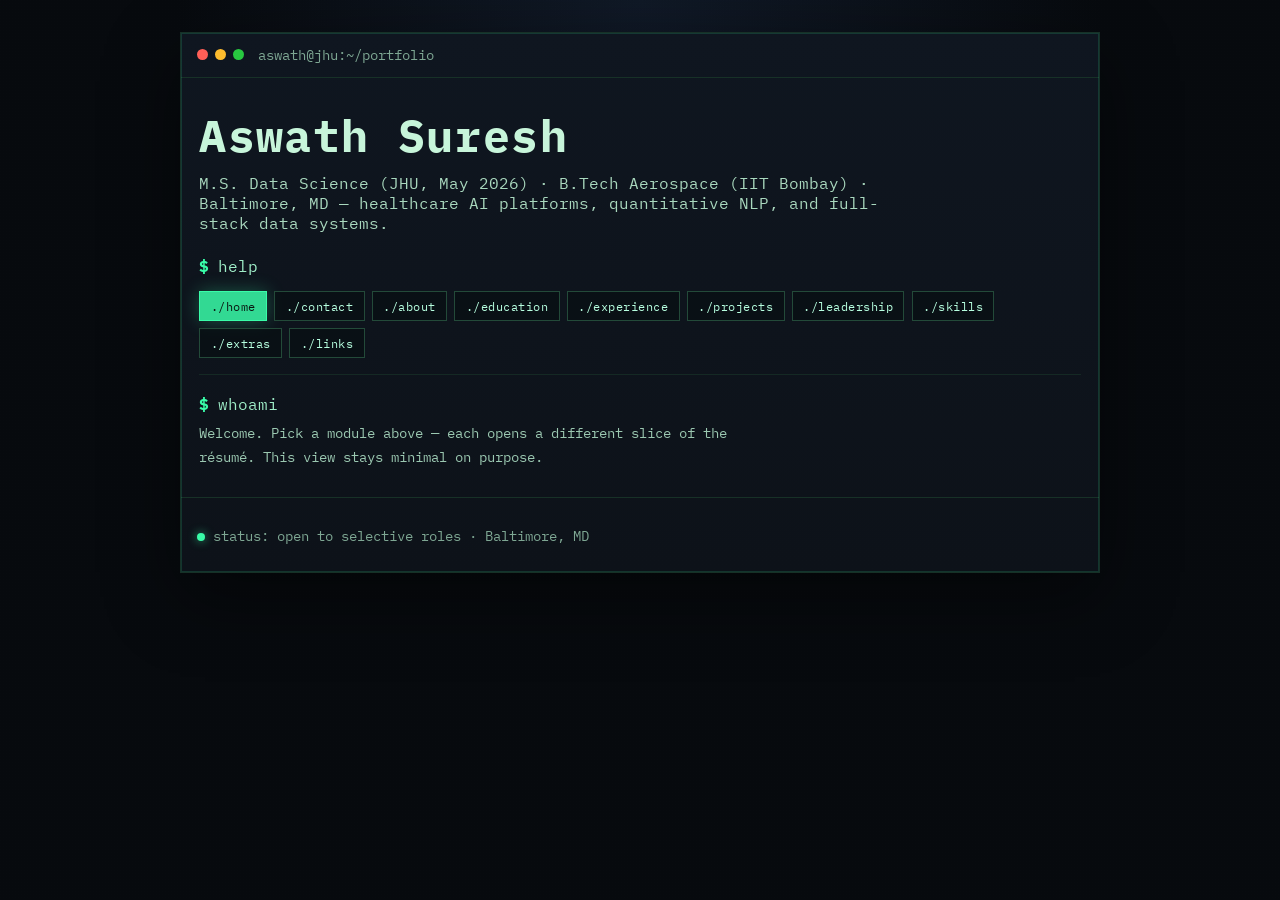
<file: version_2/index.html>
<!DOCTYPE html>
<html lang="en">
  <head>
    <meta charset="UTF-8" />
    <meta name="viewport" content="width=device-width, initial-scale=1.0" />
    <title>Aswath Suresh | Terminal Portfolio</title>
    <meta
      name="description"
      content="Aswath Suresh — M.S. Data Science (JHU), AI platforms, quantitative NLP, full-stack. Baltimore, MD."
    />
    <link rel="preconnect" href="https://fonts.googleapis.com" />
    <link rel="preconnect" href="https://fonts.gstatic.com" crossorigin />
    <link
      href="https://fonts.googleapis.com/css2?family=IBM+Plex+Mono:wght@400;500;700&display=swap"
      rel="stylesheet"
    />
    <link rel="stylesheet" href="./css/main.css" />
  </head>
  <body>
    <div class="noise" aria-hidden="true"></div>
    <div class="shell">
      <header class="shell__header">
        <div class="dots" aria-hidden="true">
          <span class="dot dot--red"></span>
          <span class="dot dot--yellow"></span>
          <span class="dot dot--green"></span>
        </div>
        <p class="path">aswath@jhu:~/portfolio</p>
      </header>

      <main class="shell__body">
        <div class="identity">
          <h1 class="name">Aswath Suresh</h1>
          <p class="tagline">
            M.S. Data Science (JHU, May 2026) · B.Tech Aerospace (IIT Bombay) ·
            Baltimore, MD — healthcare AI platforms, quantitative NLP, and
            full-stack data systems.
          </p>
        </div>

        <p class="module-hint">
          <span class="prompt">$</span>
          <span class="command command--live" id="command-display"></span>
        </p>

        <nav
          class="module-nav"
          role="tablist"
          aria-label="Portfolio sections"
        >
          <button
            type="button"
            class="module-nav__btn is-active"
            role="tab"
            aria-selected="true"
            aria-controls="panel-home"
            id="tab-home"
            data-panel="home"
            data-command="help"
          >
            ./home
          </button>
          <button
            type="button"
            class="module-nav__btn"
            role="tab"
            aria-selected="false"
            aria-controls="panel-contact"
            id="tab-contact"
            data-panel="contact"
            data-command="cat contact.txt"
          >
            ./contact
          </button>
          <button
            type="button"
            class="module-nav__btn"
            role="tab"
            aria-selected="false"
            aria-controls="panel-about"
            id="tab-about"
            data-panel="about"
            data-command="cat profile.txt"
          >
            ./about
          </button>
          <button
            type="button"
            class="module-nav__btn"
            role="tab"
            aria-selected="false"
            aria-controls="panel-education"
            id="tab-education"
            data-panel="education"
            data-command="cat education.log"
          >
            ./education
          </button>
          <button
            type="button"
            class="module-nav__btn"
            role="tab"
            aria-selected="false"
            aria-controls="panel-experience"
            id="tab-experience"
            data-panel="experience"
            data-command="ls -la ./experience"
          >
            ./experience
          </button>
          <button
            type="button"
            class="module-nav__btn"
            role="tab"
            aria-selected="false"
            aria-controls="panel-projects"
            id="tab-projects"
            data-panel="projects"
            data-command="ls ./projects"
          >
            ./projects
          </button>
          <button
            type="button"
            class="module-nav__btn"
            role="tab"
            aria-selected="false"
            aria-controls="panel-leadership"
            id="tab-leadership"
            data-panel="leadership"
            data-command="ls ./leadership"
          >
            ./leadership
          </button>
          <button
            type="button"
            class="module-nav__btn"
            role="tab"
            aria-selected="false"
            aria-controls="panel-skills"
            id="tab-skills"
            data-panel="skills"
            data-command="cat ./skills.txt"
          >
            ./skills
          </button>
          <button
            type="button"
            class="module-nav__btn"
            role="tab"
            aria-selected="false"
            aria-controls="panel-extras"
            id="tab-extras"
            data-panel="extras"
            data-command="cat ./notes.txt"
          >
            ./extras
          </button>
          <button
            type="button"
            class="module-nav__btn"
            role="tab"
            aria-selected="false"
            aria-controls="panel-links"
            id="tab-links"
            data-panel="links"
            data-command="open links"
          >
            ./links
          </button>
        </nav>

        <div class="panels">
          <section
            id="panel-home"
            class="panel is-active"
            role="tabpanel"
            aria-labelledby="tab-home"
            tabindex="-1"
          >
            <div class="line">
              <span class="prompt">$</span>
              <span class="command">whoami</span>
            </div>
            <p class="panel-lead">
              Welcome. Pick a module above — each opens a different slice of the
              résumé. This view stays minimal on purpose.
            </p>
          </section>

          <section
            id="panel-contact"
            class="panel"
            role="tabpanel"
            aria-labelledby="tab-contact"
            tabindex="-1"
            hidden
          >
            <ul class="contact-list contact-list--panel">
              <li>
                <span class="contact-list__key">email</span>
                <a href="mailto:aswathsureshjhu@gmail.com"
                  >aswathsureshjhu@gmail.com</a
                >
              </li>
              <li>
                <span class="contact-list__key">phone</span>
                <a href="tel:+14104937355">+1 (410) 493-7355</a>
              </li>
              <li>
                <span class="contact-list__key">linkedin</span>
                <a
                  href="https://www.linkedin.com/in/aswathsuresh25"
                  rel="noopener noreferrer"
                  >linkedin.com/in/aswathsuresh25</a
                >
              </li>
            </ul>
          </section>

          <section
            id="panel-about"
            class="panel"
            role="tabpanel"
            aria-labelledby="tab-about"
            tabindex="-1"
            hidden
          >
            <p class="copy">
              M.S. in Data Science at Johns Hopkins (GPA 3.94, May 2026) and
              B.Tech in Aerospace Engineering from IIT Bombay (GPA 3.32, May
              2022). I build healthcare AI platforms, quantitative NLP for
              trading, and data/ML systems — with consulting, product org
              leadership, and campus programs.
            </p>
            <p class="copy copy--last">
              Plain-text résumé source:
              <code class="inline-code">resume/Master.extracted.txt</code> in
              this repo; download the PDF from <strong>./links</strong>.
            </p>
          </section>

          <section
            id="panel-education"
            class="panel"
            role="tabpanel"
            aria-labelledby="tab-education"
            tabindex="-1"
            hidden
          >
            <div class="stack stack--edu">
              <article class="edu-block">
                <h2 class="edu-block__school">Johns Hopkins University</h2>
                <p class="edu-block__meta">
                  Baltimore, MD · Master of Science in Data Science · GPA 3.94/4
                  · May 2026
                </p>
                <p class="edu-block__courses">
                  Courses: Introduction to Data Science, Investment Science,
                  Computing for Applied Mathematics, Statistical Methods and Data
                  Analysis, Computer Vision, Artificial Intelligence, Deep
                  Learning
                </p>
              </article>
              <article class="edu-block">
                <h2 class="edu-block__school">
                  Indian Institute of Technology Bombay (IITB)
                </h2>
                <p class="edu-block__meta">
                  Mumbai, India · Bachelor of Technology in Aerospace Engineering
                  · GPA 3.32/4 · May 2022
                </p>
                <p class="edu-block__courses">
                  Courses: Data Analysis and Interpretation, Economics, Machine
                  Learning Based Uncertainty Quantification for Composites
                </p>
              </article>
            </div>
          </section>

          <section
            id="panel-experience"
            class="panel"
            role="tabpanel"
            aria-labelledby="tab-experience"
            tabindex="-1"
            hidden
          >
            <h2 class="section-label">./experience/current</h2>
            <div class="exp-block">
              <header class="exp-block__head">
                <span class="exp-block__title">Founding Engineer</span>
                <span class="exp-block__org">EligioAI</span>
                <span class="exp-block__loc">Baltimore, MD</span>
                <span class="exp-block__dates">Jan 2026 — Present</span>
              </header>
              <p class="exp-block__tag">
                AI platform for patient triage and clinician scheduling.
              </p>
              <ul class="bullets">
                <li>
                  Architected and deployed scalable AI-powered patient triaging:
                  production React (Tailwind CSS, Radix UI) + Python Flask
                  backend with OpenAI integration.
                </li>
                <li>
                  Designed JWT authentication, REST APIs, and RBAC for PHI-safe
                  flows across registration, login, and protected routes.
                </li>
                <li>
                  Built secure medical document ingestion (PDF/image) with
                  categorization and SQLAlchemy-backed storage; led migration
                  from Lovable MVP to full-stack with real-time chat.
                </li>
              </ul>
            </div>
            <div class="exp-block">
              <header class="exp-block__head">
                <span class="exp-block__title">Data Scientist</span>
                <span class="exp-block__org">Campbell</span>
                <span class="exp-block__loc">Baltimore, MD</span>
                <span class="exp-block__dates">Jan 2026 — Present</span>
              </header>
              <p class="exp-block__tag">
                Quantitative investment firm — systematic futures and equities.
              </p>
              <ul class="bullets">
                <li>
                  FinBERT sentiment pipeline: 50+ articles/query, 95%+
                  extraction success on gold/crude oil markets.
                </li>
                <li>
                  Modular Python + automated CSV pipelines: ~80% faster
                  analysis, 1000+ articles/day.
                </li>
                <li>
                  Hugging Face + PyTorch inference (~90%+ accuracy, 512-token
                  chunking); end-to-end news → trading signal platform.
                </li>
              </ul>
            </div>

            <h2 class="section-label">./experience/earlier</h2>
            <ul class="compact-list">
              <li>
                <strong>Data Science Intern</strong> · Costac · Dec 2024 — Jan
                2025 — revenue/behavior ML (R² 0.85), viz &amp; stats,
                RNN/LSTM/GRU time series (MAPE 8.5%).
              </li>
              <li>
                <strong>Research Intern</strong> · IIT Madras · Feb — May 2024
                — AR/VR for high-dimensional data; Unity prototypes;
                literature review (20+ papers).
              </li>
              <li>
                <strong>Software Developer</strong> · Teachmint · Jun 2022 —
                Jun 2023 — Python backend scale (−50% response times); unified
                Flask APIs; MongoDB migration (1M+ records); React + Flask + GCP
                features.
              </li>
              <li>
                <strong>Software Intern</strong> · Jobsage.ai · Jun — Jul 2021
                — hiring-info extraction to GCP; Flask API + MySQL cron for
                promo validity (~15% revenue savings).
              </li>
              <li>
                <strong>Machine Learning Intern</strong> · Sustlabs · Apr —
                Jun 2020 — 2M-point load forecasting; Kafka streaming;
                InfluxDB, Grafana, WandB.
              </li>
              <li>
                <strong>Data Science Intern</strong> · Floww · Dec 2019 — Jan
                2020 — scraping, pandas, Sheets collaboration, mileage ML
                models.
              </li>
              <li>
                <strong>Member, Software Subsystem</strong> · Rakshak (IITB
                UAV) · Oct 2018 — Dec 2019 — OpenCV datasets;
                TensorFlow/Keras; U-Net segmentation.
              </li>
            </ul>
          </section>

          <section
            id="panel-projects"
            class="panel"
            role="tabpanel"
            aria-labelledby="tab-projects"
            tabindex="-1"
            hidden
          >
            <ul class="project-list">
              <li>
                <span class="project-list__name"
                  >Vector DB vs Knowledge Graph (Hyper-Personal AI)</span
                >
                — RAG (LangChain, ChromaDB, GPT-4), GraphRAG/NetworkX, −40%
                query latency, 200+ conversation entities (JHU · Jan — May
                2025).
              </li>
              <li>
                <span class="project-list__name"
                  >Multi-Modal Lip Reading + Contextual Cues</span
                >
                — PyTorch audio/video/SBERT fusion (+37% vs unimodal); MLOps
                YAML framework (JHU · Aug — Dec 2025).
              </li>
              <li>
                <span class="project-list__name"
                  >AI Modeling for Water Quality</span
                >
                — IITB sewage treatment forecasting (R² ~0.7); CNN/GRU/LSTM +
                ensemble/HPO (Jun — Sep 2023).
              </li>
              <li>
                <span class="project-list__name"
                  >Fantasy T20 Cricket Analytics</span
                >
                — custom metrics + genetic team selection; NCMDAO @ IIT
                Guwahati Dec 2023 (Jun — Aug 2023).
              </li>
              <li>
                <span class="project-list__name">Composite Structures ML</span>
                — stress–strain modeling with sklearn/TF/Keras (Sep — Nov
                2020).
              </li>
              <li>
                <span class="project-list__name">IPL Ball-by-Ball Analysis</span>
                — EDA &amp; hypothesis tests on IPL dataset (Apr — May 2019).
              </li>
              <li>
                <span class="project-list__name">E-commerce Backend</span> —
                Express.js + SQLite vinyl inventory; CRUD + vanilla JS UI
                (self).
              </li>
              <li>
                <span class="project-list__name">Minimal Social (Firebase)</span>
                — Firestore auth, 500+ posts, real-time filters (self).
              </li>
              <li>
                <span class="project-list__name">React Sales Dashboard</span> —
                React + Supabase real-time; Chart.js; $50k+ quarterly data
                modeled (self).
              </li>
            </ul>
          </section>

          <section
            id="panel-leadership"
            class="panel"
            role="tabpanel"
            aria-labelledby="tab-leadership"
            tabindex="-1"
            hidden
          >
            <ul class="compact-list compact-list--tight">
              <li>
                <strong>Executive Board</strong> · Graduate Representative
                Organization (JHU) — advocacy &amp; events for 2,500+ grads;
                $40k+ programming (Aug 2025 — Present).
              </li>
              <li>
                <strong>Consultant</strong> · JH Graduate Consulting Club —
                Voiceitt 2.0 market sizing (~564K patients, $1.12B U.S. TAM)
                (Jan 2026 — Present).
              </li>
              <li>
                <strong>Director</strong> · JH Product Management Club — AR/VR
                BMC, GTM, outreach (+30% visibility) (Aug — Dec 2025).
              </li>
              <li>
                <strong>Co-President</strong> · JH Consulting Club — inaugural
                intercollegiate case competition (25+ teams) (Aug 2025 —
                Present).
              </li>
              <li>
                <strong>Partner, Data Analytics</strong> · Breezwei —
                sustainability startup advisory; Aquipor &amp; DWaste strategy
                engagements (Aug 2025 — Present).
              </li>
              <li>
                <strong>Event &amp; Social Chair</strong> · Stand Up Comedy
                Club; <strong>Director, Design &amp; Marketing</strong> ·
                Culture Show; <strong>Student Ambassador</strong> · International
                Students at Hopkins; <strong>Member</strong> · Sustainable
                Hopkins; plus IIT Abhyuday Media &amp; PR — see résumé for
                detail.
              </li>
            </ul>
          </section>

          <section
            id="panel-skills"
            class="panel"
            role="tabpanel"
            aria-labelledby="tab-skills"
            tabindex="-1"
            hidden
          >
            <div class="skill-grid">
              <div class="skill-group">
                <h3 class="skill-group__title">Technical</h3>
                <ul class="skills">
                  <li>Python</li>
                  <li>JavaScript</li>
                  <li>Microsoft Excel</li>
                  <li>TensorFlow</li>
                  <li>Pandas</li>
                  <li>scikit-learn</li>
                  <li>Git</li>
                  <li>Linux</li>
                  <li>SQL</li>
                  <li>Google Cloud</li>
                </ul>
              </div>
              <div class="skill-group">
                <h3 class="skill-group__title">Industry</h3>
                <ul class="skills">
                  <li>Deep Learning</li>
                  <li>Machine Learning</li>
                  <li>Frontend</li>
                  <li>Backend</li>
                  <li>Databases</li>
                  <li>Data Analysis</li>
                  <li>Optimization</li>
                </ul>
              </div>
            </div>
          </section>

          <section
            id="panel-extras"
            class="panel"
            role="tabpanel"
            aria-labelledby="tab-extras"
            tabindex="-1"
            hidden
          >
            <ul class="notes-list">
              <li>
                Semi-finalist — AstraZeneca National Healthcare Case Competition
                (JH Carey Business School).
              </li>
              <li>
                Stand Up Comedy Club — writing, workshops, live performance.
              </li>
            </ul>
          </section>

          <section
            id="panel-links"
            class="panel"
            role="tabpanel"
            aria-labelledby="tab-links"
            tabindex="-1"
            hidden
          >
            <nav class="links">
              <a
                href="https://www.linkedin.com/in/aswathsuresh25"
                rel="noopener noreferrer"
                aria-label="Open LinkedIn profile"
                >LinkedIn</a
              >
              <a href="mailto:aswathsureshjhu@gmail.com" aria-label="Send email"
                >Email</a
              >
              <a href="tel:+14104937355" aria-label="Call phone">Phone</a>
              <a
                href="./assets/Master.pdf"
                download
                aria-label="Download résumé PDF"
                >Résumé PDF</a
              >
            </nav>
          </section>
        </div>
      </main>

      <footer class="shell__footer">
        <p>
          <span class="status-dot" aria-hidden="true"></span>status: open to
          selective roles · Baltimore, MD
        </p>
      </footer>
    </div>

    <script src="./js/app.js"></script>
  </body>
</html>
</file>
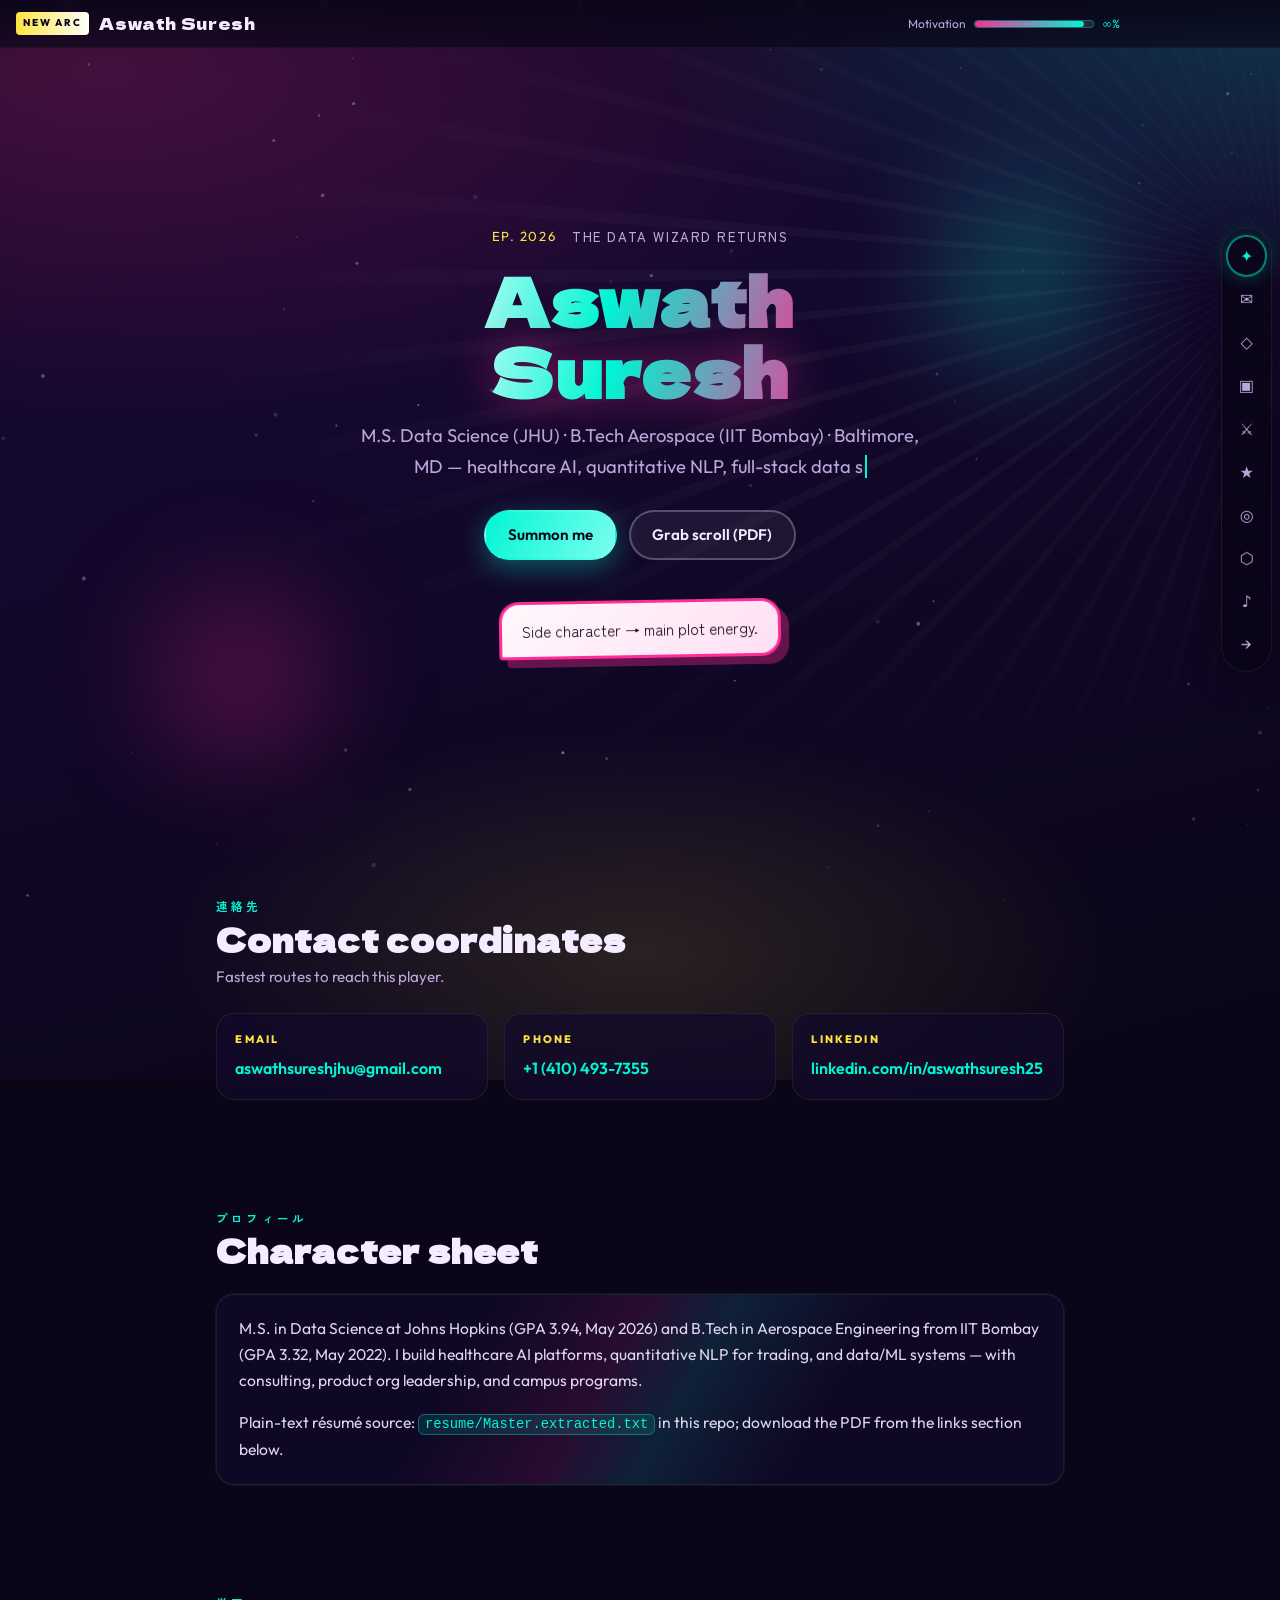
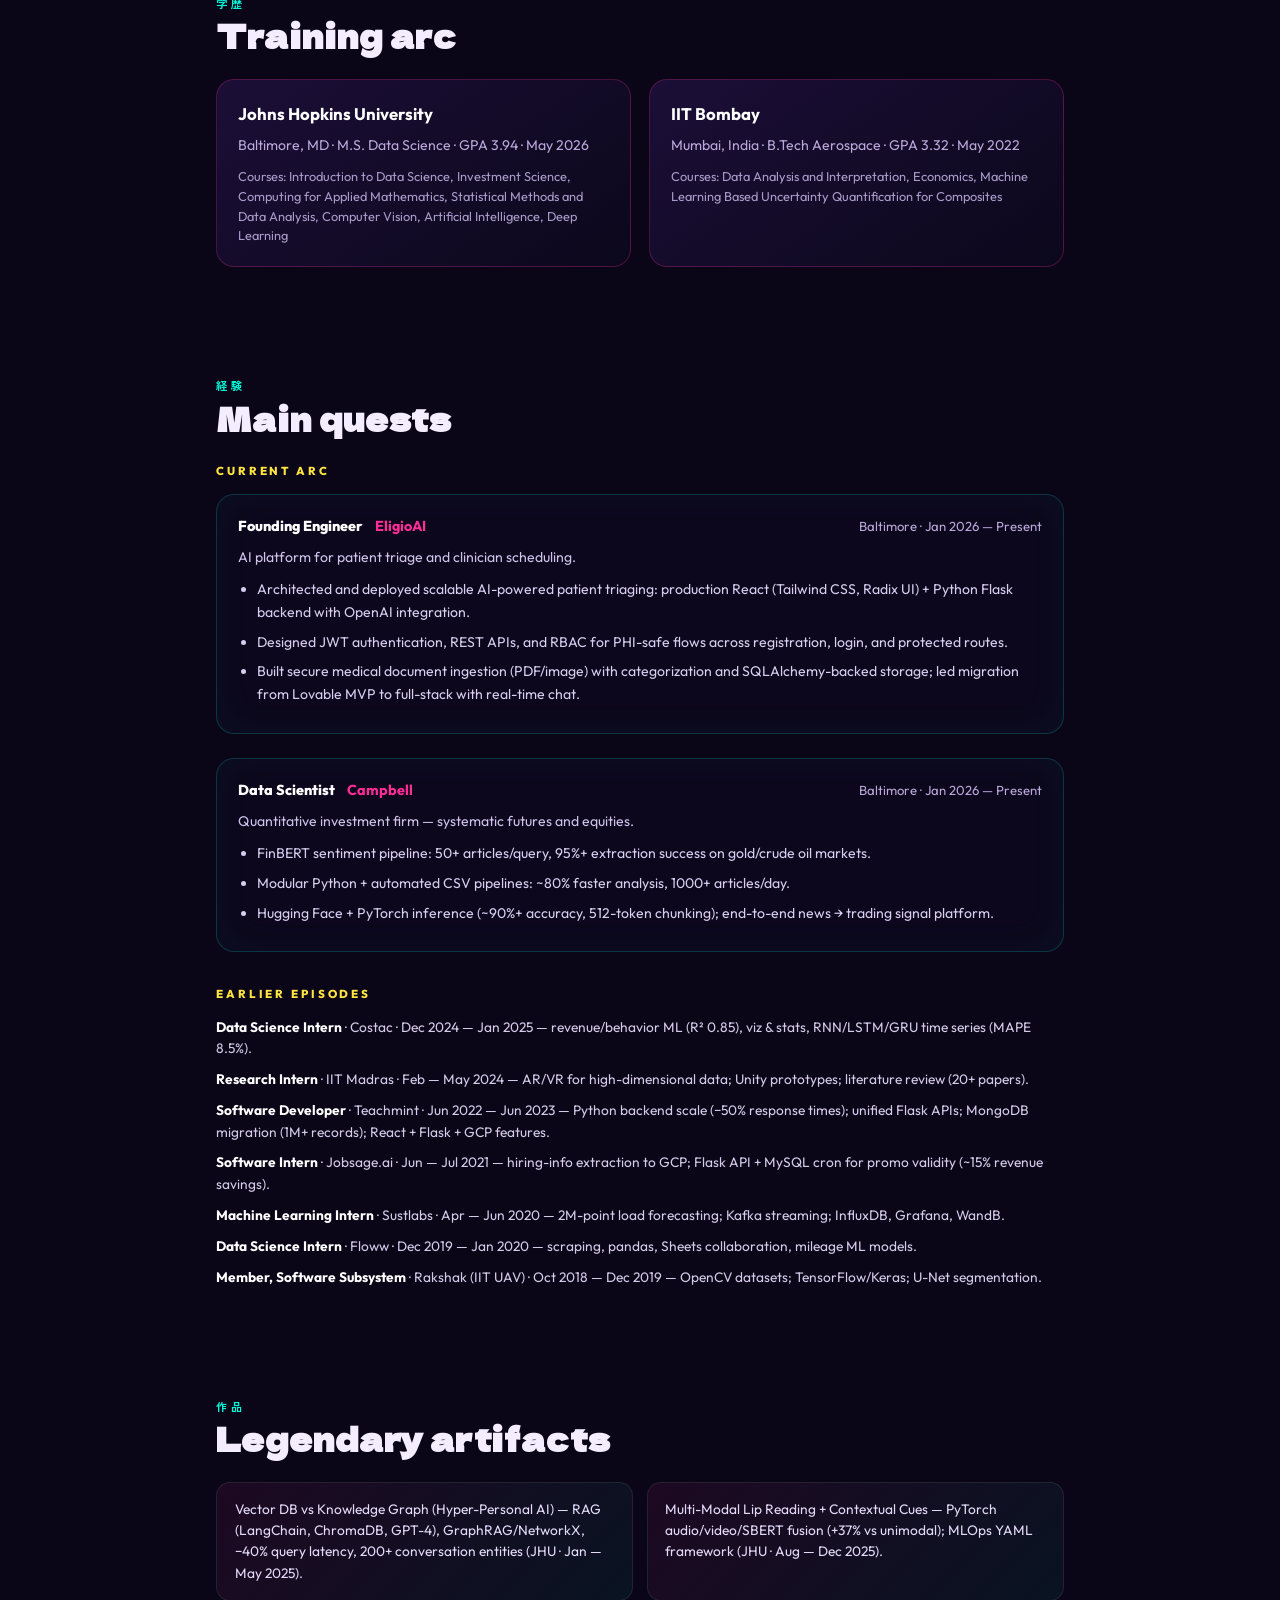
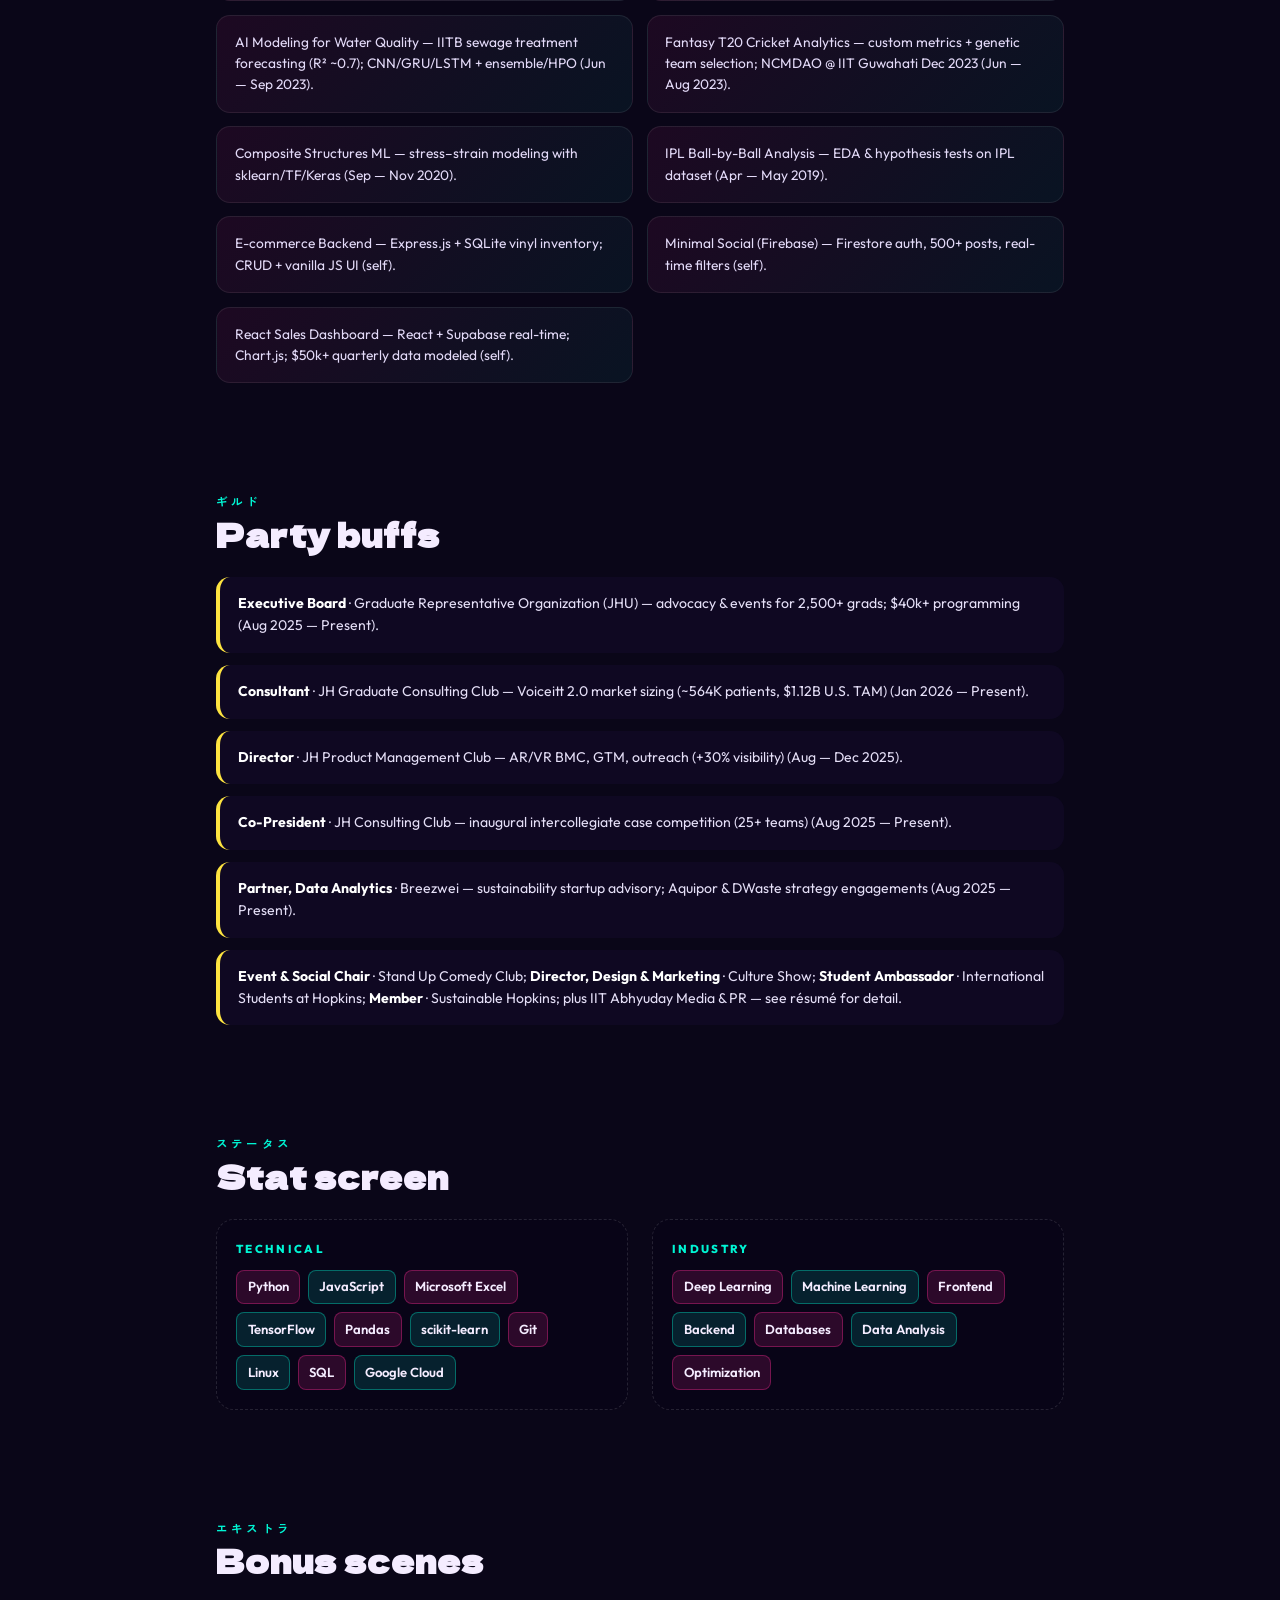
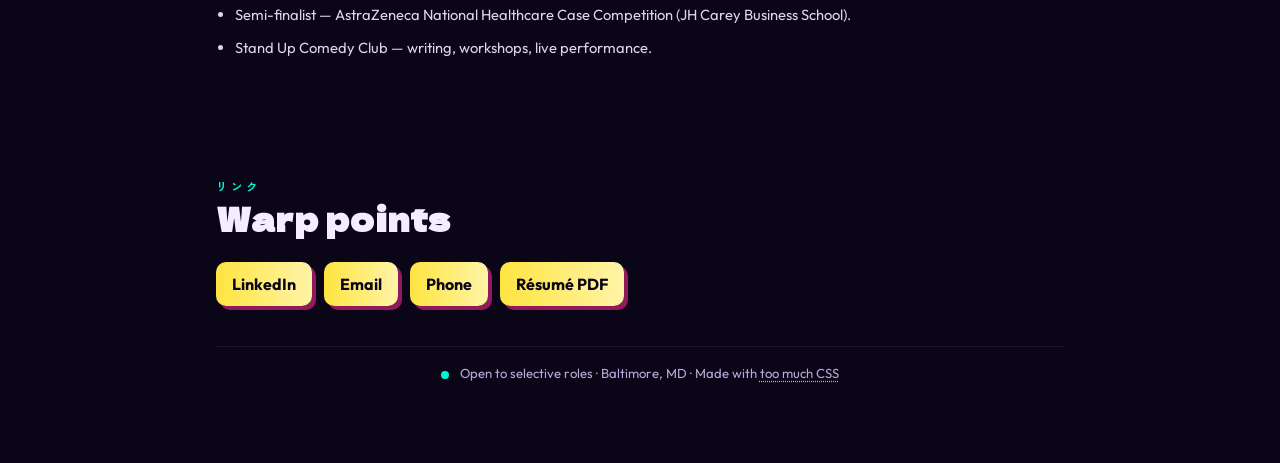
<file: version_3/index.html>
<!DOCTYPE html>
<html lang="en">
  <head>
    <meta charset="UTF-8" />
    <meta name="viewport" content="width=device-width, initial-scale=1.0" />
    <title>Aswath Suresh — Adventure Log</title>
    <meta
      name="description"
      content="Aswath Suresh — M.S. Data Science (JHU), AI platforms, NLP, full-stack. A playful portfolio inspired by anime & games."
    />
    <link rel="preconnect" href="https://fonts.googleapis.com" />
    <link rel="preconnect" href="https://fonts.gstatic.com" crossorigin />
    <link
      href="https://fonts.googleapis.com/css2?family=Dela+Gothic+One&family=Outfit:wght@400;500;600;700&family=Zen+Kaku+Gothic+New:wght@400;500;700&display=swap"
      rel="stylesheet"
    />
    <link rel="stylesheet" href="./css/main.css" />
  </head>
  <body>
    <canvas id="starfield" class="starfield" aria-hidden="true"></canvas>
    <div class="sakura" aria-hidden="true">
      <span class="petal petal--a"></span>
      <span class="petal petal--b"></span>
      <span class="petal petal--c"></span>
      <span class="petal petal--d"></span>
      <span class="petal petal--e"></span>
    </div>
    <div class="speed-lines" aria-hidden="true"></div>
    <a class="skip-link" href="#main">Skip to content</a>

    <header class="top-bar">
      <div class="top-bar__brand">
        <span class="top-bar__badge egg-badge">NEW ARC</span>
        <span class="top-bar__name egg-name">Aswath Suresh</span>
      </div>
      <div class="top-bar__status" role="status">
          <span class="hp-label">Motivation</span>
          <button
            type="button"
            class="hp-bar hp-bar--interactive egg-hp-bar"
            aria-label="Boost motivation bar"
          >
            <div class="hp-bar__fill"></div>
          </button>
        <button type="button" class="hp-pct egg-infinity" aria-label="Motivation stat">
          ∞%
        </button>
      </div>
    </header>

    <nav class="dock" aria-label="Section navigation">
      <a class="dock__link is-active" href="#hero" data-section="hero">
        <span class="dock__glyph">✦</span>
        <span class="dock__text">Start</span>
      </a>
      <a class="dock__link" href="#contact" data-section="contact">
        <span class="dock__glyph">✉</span>
        <span class="dock__text">Contact</span>
      </a>
      <a class="dock__link" href="#about" data-section="about">
        <span class="dock__glyph">◇</span>
        <span class="dock__text">Profile</span>
      </a>
      <a class="dock__link" href="#education" data-section="education">
        <span class="dock__glyph">▣</span>
        <span class="dock__text">School</span>
      </a>
      <a class="dock__link" href="#experience" data-section="experience">
        <span class="dock__glyph">⚔</span>
        <span class="dock__text">Quests</span>
      </a>
      <a class="dock__link" href="#projects" data-section="projects">
        <span class="dock__glyph">★</span>
        <span class="dock__text">Artifacts</span>
      </a>
      <a class="dock__link" href="#leadership" data-section="leadership">
        <span class="dock__glyph">◎</span>
        <span class="dock__text">Guild</span>
      </a>
      <a class="dock__link" href="#skills" data-section="skills">
        <span class="dock__glyph">⬡</span>
        <span class="dock__text">Skills</span>
      </a>
      <a class="dock__link" href="#extras" data-section="extras">
        <span class="dock__glyph">♪</span>
        <span class="dock__text">Side</span>
      </a>
      <a class="dock__link" href="#links" data-section="links">
        <span class="dock__glyph">→</span>
        <span class="dock__text">Links</span>
      </a>
    </nav>

    <main id="main">
      <section id="hero" class="hero section">
        <div class="hero__inner reveal is-visible">
          <p class="hero__episode">
            <span class="hero__ep-num egg-episode">EP. 2026</span>
            <span class="hero__ep-title">The Data Wizard Returns</span>
          </p>
          <h1 class="hero__title">
            <span class="hero__title-line glitch" data-text="Aswath">Aswath</span>
            <span
              class="hero__title-line hero__title-line--accent glitch"
              data-text="Suresh"
              >Suresh</span
            >
          </h1>
          <p class="hero__tag typewriter-wrap">
            <span class="typewriter" id="hero-tagline"></span>
          </p>
          <div class="hero__cta">
            <a class="btn btn--primary egg-summon" href="#contact">Summon me</a>
            <a
              class="btn btn--ghost egg-pdf"
              href="./assets/Master.pdf"
              download
              >Grab scroll (PDF)</a
            >
          </div>
          <div class="hero__float-card">
            <p class="hero__bubble egg-bubble" tabindex="0">
              Side character → main plot energy.
            </p>
          </div>
        </div>
        <div class="hero__deco hero__deco--left" aria-hidden="true"></div>
        <div class="hero__deco hero__deco--right" aria-hidden="true"></div>
      </section>

      <section id="contact" class="section section--tight">
        <div class="section-head reveal">
          <h2 class="section-head__title">
            <span class="section-head__jp">連絡先</span>
            Contact coordinates
          </h2>
          <p class="section-head__sub">Fastest routes to reach this player.</p>
        </div>
        <ul class="contact-cards">
          <li class="contact-card reveal reveal--delay-1">
            <span class="contact-card__label">email</span>
            <a href="mailto:aswathsureshjhu@gmail.com"
              >aswathsureshjhu@gmail.com</a
            >
          </li>
          <li class="contact-card reveal reveal--delay-2">
            <span class="contact-card__label">phone</span>
            <a href="tel:+14104937355">+1 (410) 493-7355</a>
          </li>
          <li class="contact-card reveal reveal--delay-3">
            <span class="contact-card__label">linkedin</span>
            <a
              href="https://www.linkedin.com/in/aswathsuresh25"
              rel="noopener noreferrer"
              >linkedin.com/in/aswathsuresh25</a
            >
          </li>
        </ul>
      </section>

      <section id="about" class="section">
        <div class="section-head reveal">
          <h2 class="section-head__title">
            <span class="section-head__jp">プロフィール</span>
            Character sheet
          </h2>
        </div>
        <div class="panel panel--glow reveal">
          <p class="copy">
            M.S. in Data Science at Johns Hopkins (GPA 3.94, May 2026) and
            B.Tech in Aerospace Engineering from IIT Bombay (GPA 3.32, May
            2022). I build healthcare AI platforms, quantitative NLP for
            trading, and data/ML systems — with consulting, product org
            leadership, and campus programs.
          </p>
          <p class="copy copy--last">
            Plain-text résumé source:
              <code class="inline-code egg-code">resume/Master.extracted.txt</code> in
              this repo; download the PDF from the links section below.
          </p>
        </div>
      </section>

      <section id="education" class="section">
        <div class="section-head reveal">
          <h2 class="section-head__title">
            <span class="section-head__jp">学歴</span>
            Training arc
          </h2>
        </div>
        <div class="edu-grid">
          <article class="edu-card reveal">
            <div class="edu-card__shine"></div>
            <h3 class="edu-card__school">Johns Hopkins University</h3>
            <p class="edu-card__meta">
              Baltimore, MD · M.S. Data Science · GPA 3.94 · May 2026
            </p>
            <p class="edu-card__courses">
              Courses: Introduction to Data Science, Investment Science,
              Computing for Applied Mathematics, Statistical Methods and Data
              Analysis, Computer Vision, Artificial Intelligence, Deep Learning
            </p>
          </article>
          <article class="edu-card reveal reveal--delay-1">
            <div class="edu-card__shine"></div>
            <h3 class="edu-card__school">IIT Bombay</h3>
            <p class="edu-card__meta">
              Mumbai, India · B.Tech Aerospace · GPA 3.32 · May 2022
            </p>
            <p class="edu-card__courses">
              Courses: Data Analysis and Interpretation, Economics, Machine
              Learning Based Uncertainty Quantification for Composites
            </p>
          </article>
        </div>
      </section>

      <section id="experience" class="section">
        <div class="section-head reveal">
          <h2 class="section-head__title">
            <span class="section-head__jp">経験</span>
            Main quests
          </h2>
        </div>

        <h3 class="tier-label reveal">Current arc</h3>
        <article class="quest-card reveal">
          <header class="quest-card__head">
            <span class="quest-card__title">Founding Engineer</span>
            <span class="quest-card__org">EligioAI</span>
            <span class="quest-card__meta">Baltimore · Jan 2026 — Present</span>
          </header>
          <p class="quest-card__tag">
            AI platform for patient triage and clinician scheduling.
          </p>
          <ul class="bullets">
            <li>
              Architected and deployed scalable AI-powered patient triaging:
              production React (Tailwind CSS, Radix UI) + Python Flask backend
              with OpenAI integration.
            </li>
            <li>
              Designed JWT authentication, REST APIs, and RBAC for PHI-safe flows
              across registration, login, and protected routes.
            </li>
            <li>
              Built secure medical document ingestion (PDF/image) with
              categorization and SQLAlchemy-backed storage; led migration from
              Lovable MVP to full-stack with real-time chat.
            </li>
          </ul>
        </article>

        <article class="quest-card reveal">
          <header class="quest-card__head">
            <span class="quest-card__title">Data Scientist</span>
            <span class="quest-card__org">Campbell</span>
            <span class="quest-card__meta">Baltimore · Jan 2026 — Present</span>
          </header>
          <p class="quest-card__tag">
            Quantitative investment firm — systematic futures and equities.
          </p>
          <ul class="bullets">
            <li>
              FinBERT sentiment pipeline: 50+ articles/query, 95%+ extraction
              success on gold/crude oil markets.
            </li>
            <li>
              Modular Python + automated CSV pipelines: ~80% faster analysis,
              1000+ articles/day.
            </li>
            <li>
              Hugging Face + PyTorch inference (~90%+ accuracy, 512-token
              chunking); end-to-end news → trading signal platform.
            </li>
          </ul>
        </article>

        <h3 class="tier-label reveal">Earlier episodes</h3>
        <ul class="compact-list reveal">
          <li>
            <strong>Data Science Intern</strong> · Costac · Dec 2024 — Jan 2025
            — revenue/behavior ML (R² 0.85), viz &amp; stats,
            RNN/LSTM/GRU time series (MAPE 8.5%).
          </li>
          <li>
            <strong>Research Intern</strong> · IIT Madras · Feb — May 2024 —
            AR/VR for high-dimensional data; Unity prototypes; literature
            review (20+ papers).
          </li>
          <li>
            <strong>Software Developer</strong> · Teachmint · Jun 2022 — Jun
            2023 — Python backend scale (−50% response times); unified Flask
            APIs; MongoDB migration (1M+ records); React + Flask + GCP features.
          </li>
          <li>
            <strong>Software Intern</strong> · Jobsage.ai · Jun — Jul 2021 —
            hiring-info extraction to GCP; Flask API + MySQL cron for promo
            validity (~15% revenue savings).
          </li>
          <li>
            <strong>Machine Learning Intern</strong> · Sustlabs · Apr — Jun 2020
            — 2M-point load forecasting; Kafka streaming; InfluxDB, Grafana,
            WandB.
          </li>
          <li>
            <strong>Data Science Intern</strong> · Floww · Dec 2019 — Jan 2020
            — scraping, pandas, Sheets collaboration, mileage ML models.
          </li>
          <li>
            <strong>Member, Software Subsystem</strong> · Rakshak (IIT UAV) ·
            Oct 2018 — Dec 2019 — OpenCV datasets; TensorFlow/Keras; U-Net
            segmentation.
          </li>
        </ul>
      </section>

      <section id="projects" class="section">
        <div class="section-head reveal">
          <h2 class="section-head__title">
            <span class="section-head__jp">作品</span>
            Legendary artifacts
          </h2>
        </div>
        <ul class="artifact-grid">
          <li class="artifact reveal">
            Vector DB vs Knowledge Graph (Hyper-Personal AI) — RAG (LangChain,
            ChromaDB, GPT-4), GraphRAG/NetworkX, −40% query latency, 200+
            conversation entities (JHU · Jan — May 2025).
          </li>
          <li class="artifact reveal reveal--delay-1">
            Multi-Modal Lip Reading + Contextual Cues — PyTorch audio/video/SBERT
            fusion (+37% vs unimodal); MLOps YAML framework (JHU · Aug — Dec
            2025).
          </li>
          <li class="artifact reveal reveal--delay-2">
            AI Modeling for Water Quality — IITB sewage treatment forecasting
            (R² ~0.7); CNN/GRU/LSTM + ensemble/HPO (Jun — Sep 2023).
          </li>
          <li class="artifact reveal">
            Fantasy T20 Cricket Analytics — custom metrics + genetic team
            selection; NCMDAO @ IIT Guwahati Dec 2023 (Jun — Aug 2023).
          </li>
          <li class="artifact reveal reveal--delay-1">
            Composite Structures ML — stress–strain modeling with
            sklearn/TF/Keras (Sep — Nov 2020).
          </li>
          <li class="artifact reveal reveal--delay-2">
            IPL Ball-by-Ball Analysis — EDA &amp; hypothesis tests on IPL
            dataset (Apr — May 2019).
          </li>
          <li class="artifact reveal">
            E-commerce Backend — Express.js + SQLite vinyl inventory; CRUD +
            vanilla JS UI (self).
          </li>
          <li class="artifact reveal reveal--delay-1">
            Minimal Social (Firebase) — Firestore auth, 500+ posts, real-time
            filters (self).
          </li>
          <li class="artifact reveal reveal--delay-2">
            React Sales Dashboard — React + Supabase real-time; Chart.js; $50k+
            quarterly data modeled (self).
          </li>
        </ul>
      </section>

      <section id="leadership" class="section">
        <div class="section-head reveal">
          <h2 class="section-head__title">
            <span class="section-head__jp">ギルド</span>
            Party buffs
          </h2>
        </div>
        <ul class="guild-list">
          <li class="guild-card reveal">
            <strong>Executive Board</strong> · Graduate Representative
            Organization (JHU) — advocacy &amp; events for 2,500+ grads; $40k+
            programming (Aug 2025 — Present).
          </li>
          <li class="guild-card reveal reveal--delay-1">
            <strong>Consultant</strong> · JH Graduate Consulting Club — Voiceitt
            2.0 market sizing (~564K patients, $1.12B U.S. TAM) (Jan 2026 —
            Present).
          </li>
          <li class="guild-card reveal reveal--delay-2">
            <strong>Director</strong> · JH Product Management Club — AR/VR BMC,
            GTM, outreach (+30% visibility) (Aug — Dec 2025).
          </li>
          <li class="guild-card reveal">
            <strong>Co-President</strong> · JH Consulting Club — inaugural
            intercollegiate case competition (25+ teams) (Aug 2025 — Present).
          </li>
          <li class="guild-card reveal reveal--delay-1">
            <strong>Partner, Data Analytics</strong> · Breezwei — sustainability
            startup advisory; Aquipor &amp; DWaste strategy engagements (Aug
            2025 — Present).
          </li>
          <li class="guild-card reveal reveal--delay-2">
            <strong>Event &amp; Social Chair</strong> · Stand Up Comedy Club;
            <strong>Director, Design &amp; Marketing</strong> · Culture Show;
            <strong>Student Ambassador</strong> · International Students at
            Hopkins; <strong>Member</strong> · Sustainable Hopkins; plus IIT
            Abhyuday Media &amp; PR — see résumé for detail.
          </li>
        </ul>
      </section>

      <section id="skills" class="section">
        <div class="section-head reveal">
          <h2 class="section-head__title">
            <span class="section-head__jp">ステータス</span>
            Stat screen
          </h2>
        </div>
        <div class="stat-board reveal">
          <div class="stat-group">
            <h3 class="stat-group__title">Technical</h3>
            <ul class="stat-tags">
              <li>Python</li>
              <li>JavaScript</li>
              <li>Microsoft Excel</li>
              <li>TensorFlow</li>
              <li>Pandas</li>
              <li>scikit-learn</li>
              <li>Git</li>
              <li>Linux</li>
              <li>SQL</li>
              <li>Google Cloud</li>
            </ul>
          </div>
          <div class="stat-group">
            <h3 class="stat-group__title">Industry</h3>
            <ul class="stat-tags">
              <li>Deep Learning</li>
              <li>Machine Learning</li>
              <li>Frontend</li>
              <li>Backend</li>
              <li>Databases</li>
              <li>Data Analysis</li>
              <li>Optimization</li>
            </ul>
          </div>
        </div>
      </section>

      <section id="extras" class="section">
        <div class="section-head reveal">
          <h2 class="section-head__title">
            <span class="section-head__jp">エキストラ</span>
            Bonus scenes
          </h2>
        </div>
        <ul class="notes-list">
          <li class="reveal">
            Semi-finalist — AstraZeneca National Healthcare Case Competition (JH
            Carey Business School).
          </li>
          <li class="reveal reveal--delay-1">
            Stand Up Comedy Club — writing, workshops, live performance.
          </li>
        </ul>
      </section>

      <section id="links" class="section section--footer-wave">
        <div class="section-head reveal">
          <h2 class="section-head__title">
            <span class="section-head__jp">リンク</span>
            Warp points
          </h2>
        </div>
        <nav class="warp-links reveal" aria-label="External links">
          <a
            class="warp"
            href="https://www.linkedin.com/in/aswathsuresh25"
            rel="noopener noreferrer"
            >LinkedIn</a
          >
          <a class="warp" href="mailto:aswathsureshjhu@gmail.com">Email</a>
          <a class="warp" href="tel:+14104937355">Phone</a>
          <a class="warp" href="./assets/Master.pdf" download>Résumé PDF</a>
        </nav>
        <footer class="site-footer">
          <p class="site-footer__line">
            <button type="button" class="pulse-dot egg-dot" aria-label="Status pulse"></button>
            Open to selective roles · Baltimore, MD · Made with
            <span class="egg-footer">too much CSS</span>
          </p>
        </footer>
      </section>
    </main>

    <div id="toast-root" class="toast-root" aria-live="polite" aria-atomic="true"></div>

    <script src="./js/app.js"></script>
  </body>
</html>
</file>
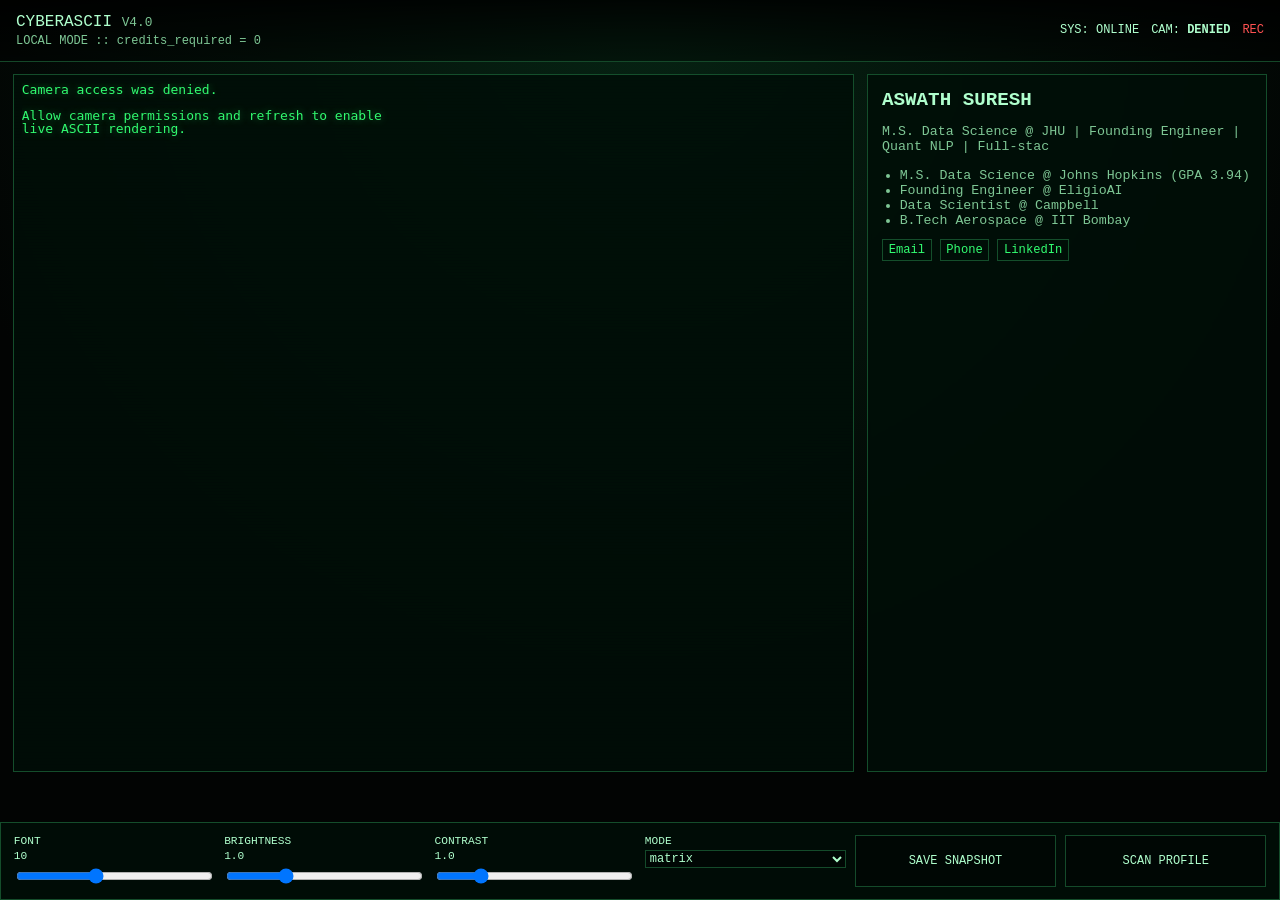
<file: version_4/index.html>
<!DOCTYPE html>
<html lang="en">
  <head>
    <meta charset="UTF-8" />
    <meta name="viewport" content="width=device-width, initial-scale=1.0" />
    <title>CyberAscii | Aswath Suresh</title>
    <meta
      name="description"
      content="Cyber ASCII camera portfolio of Aswath Suresh. Local-only, no API key."
    />
    <link rel="stylesheet" href="./css/main.css" />
  </head>
  <body>
    <a class="skip-link" href="#main-content">Skip to main content</a>

    <header class="hud">
      <div class="hud__left">
        <p class="hud__brand">CyberAscii <span>v4.0</span></p>
        <p class="hud__sub">LOCAL MODE :: credits_required = 0</p>
      </div>
      <div class="hud__right">
        <span>SYS: ONLINE</span>
        <span>CAM: <strong id="cam-status">BOOTING</strong></span>
        <span class="dot">REC</span>
      </div>
    </header>

    <main id="main-content" class="viewport">
      <video id="camera-feed" playsinline autoplay muted></video>
      <canvas id="process-canvas" aria-hidden="true"></canvas>

      <section class="ascii-stage panel">
        <pre id="ascii-output">Initializing...</pre>
      </section>

      <aside class="bio panel">
        <h1>ASWATH SURESH</h1>
        <p id="hero-tagline"></p>
        <ul>
          <li>M.S. Data Science @ Johns Hopkins (GPA 3.94)</li>
          <li>Founding Engineer @ EligioAI</li>
          <li>Data Scientist @ Campbell</li>
          <li>B.Tech Aerospace @ IIT Bombay</li>
        </ul>
        <div class="links">
          <a href="mailto:aswathsureshjhu@gmail.com">Email</a>
          <a href="tel:+14104937355">Phone</a>
          <a href="https://www.linkedin.com/in/aswathsuresh25" rel="noopener noreferrer">LinkedIn</a>
        </div>
      </aside>
    </main>

    <section class="controls panel">
      <label>
        FONT <span id="font-size-val">10</span>
        <input id="font-size" type="range" min="6" max="16" value="10" />
      </label>
      <label>
        BRIGHTNESS <span id="brightness-val">1.0</span>
        <input id="brightness" type="range" min="0.6" max="2.0" step="0.1" value="1.0" />
      </label>
      <label>
        CONTRAST <span id="contrast-val">1.0</span>
        <input id="contrast" type="range" min="0.6" max="2.6" step="0.1" value="1.0" />
      </label>
      <label>
        MODE
        <select id="theme-mode">
          <option value="matrix" selected>matrix</option>
          <option value="bw">bw</option>
          <option value="retro">retro</option>
        </select>
      </label>
      <button id="snapshot" type="button">SAVE SNAPSHOT</button>
      <button id="scan" type="button">SCAN PROFILE</button>
    </section>

    <dialog id="scan-modal">
      <h2>LOCAL ASCII SCAN</h2>
      <pre id="scan-result"></pre>
      <button id="close-modal" type="button">Close</button>
    </dialog>

    <script src="./js/app.js"></script>
  </body>
</html>
</file>
<file: css/main.css>
/* Orbital field journal — niche editorial + mission aesthetic */
:root {
  --void: #03040a;
  --void-mid: #060a14;
  --deep: #0c111c;
  --panel: #121a2a;
  --ink: #e9e4dc;
  --muted: #9aa3b2;
  --signal: #3ee8c7;
  --ember: #f4a261;
  --violet: #7b6cff;
  --ring: rgba(62, 232, 199, 0.22);
  --font-display: "Syne", system-ui, sans-serif;
  --font-body: "DM Sans", system-ui, sans-serif;
  --radius: 14px;
  --shadow: 0 24px 80px rgba(0, 0, 0, 0.45);
  --grain: url("data:image/svg+xml,%3Csvg viewBox='0 0 256 256' xmlns='http://www.w3.org/2000/svg'%3E%3Cfilter id='n'%3E%3CfeTurbulence type='fractalNoise' baseFrequency='0.8' numOctaves='4' stitchTiles='stitch'/%3E%3C/filter%3E%3Crect width='100%25' height='100%25' filter='url(%23n)'/%3E%3C/svg%3E");
}

*,
*::before,
*::after {
  box-sizing: border-box;
}

html {
  scroll-behavior: smooth;
}

@media (prefers-reduced-motion: reduce) {
  html {
    scroll-behavior: auto;
  }
}

body {
  margin: 0;
  min-height: 100vh;
  font-family: var(--font-body);
  font-size: 1.05rem;
  line-height: 1.65;
  color: var(--ink);
  background-color: var(--void);
}

/* Fixed aurora + grain — reads as one cohesive “field” */
.body-bg {
  position: fixed;
  inset: 0;
  z-index: -1;
  pointer-events: none;
  background: radial-gradient(ellipse 90% 55% at 8% -5%, rgba(62, 232, 199, 0.14), transparent 42%),
    radial-gradient(ellipse 75% 50% at 95% 8%, rgba(123, 108, 255, 0.18), transparent 48%),
    radial-gradient(ellipse 65% 45% at 50% 105%, rgba(244, 162, 97, 0.07), transparent 52%),
    radial-gradient(ellipse 140% 100% at 50% 40%, #0a1428 0%, var(--void-mid) 48%, var(--void) 100%);
}

.body-bg::after {
  content: "";
  position: absolute;
  inset: 0;
  opacity: 0.055;
  background-image: var(--grain);
  background-size: 256px 256px;
  mix-blend-mode: overlay;
}

@media (prefers-reduced-motion: reduce) {
  .body-bg::after {
    opacity: 0.04;
  }
}

a {
  color: var(--signal);
  text-decoration-thickness: 1px;
  text-underline-offset: 3px;
}

a:hover {
  color: #bfffea;
}

.wrap {
  width: min(1120px, 92vw);
  margin-inline: auto;
}

section > .wrap {
  position: relative;
  z-index: 1;
}

.site-header {
  position: sticky;
  top: 0;
  z-index: 40;
  backdrop-filter: blur(14px);
  background: linear-gradient(to bottom, rgba(5, 7, 13, 0.92), rgba(5, 7, 13, 0.65));
  border-bottom: 1px solid transparent;
  transition: border-color 0.25s ease, background 0.25s ease;
}

.site-header.is-scrolled {
  border-color: rgba(255, 255, 255, 0.06);
}

.header-inner {
  display: flex;
  align-items: center;
  justify-content: space-between;
  gap: 1rem;
  padding: 1rem 0;
}

.brand {
  font-family: var(--font-display);
  font-weight: 700;
  letter-spacing: -0.02em;
  font-size: 1.15rem;
  color: var(--ink);
  text-decoration: none;
}

.brand span {
  color: var(--ember);
}

.nav {
  display: flex;
  flex-wrap: wrap;
  gap: 0.65rem 1.25rem;
  font-size: 0.92rem;
}

.nav a {
  color: var(--muted);
  text-decoration: none;
}

.nav a:hover {
  color: var(--ink);
}

.hero {
  position: relative;
  padding: clamp(3.5rem, 10vw, 7rem) 0 clamp(4rem, 8vw, 5.5rem);
  overflow: hidden;
  isolation: isolate;
}

@media (prefers-reduced-motion: no-preference) {
  .hero {
    cursor: crosshair;
  }

  .hero a,
  .hero .btn {
    cursor: pointer;
  }
}

.hero-field {
  position: absolute;
  inset: 0;
  z-index: 0;
  pointer-events: none;
}

.hero-field canvas {
  display: block;
  width: 100%;
  height: 100%;
  opacity: 0.92;
}

.hero-field-scrim {
  position: absolute;
  inset: 0;
  pointer-events: none;
  background: linear-gradient(
      115deg,
      rgba(5, 7, 13, 0.94) 0%,
      rgba(5, 7, 13, 0.72) 28%,
      rgba(5, 7, 13, 0.28) 52%,
      rgba(5, 7, 13, 0.06) 72%,
      transparent 100%
    ),
    radial-gradient(ellipse 90% 70% at 78% 42%, rgba(123, 108, 255, 0.09), transparent 58%),
    radial-gradient(ellipse 70% 55% at 18% 88%, rgba(62, 232, 199, 0.06), transparent 55%);
}

.hero-field-edge {
  position: absolute;
  left: 0;
  right: 0;
  height: 1px;
  pointer-events: none;
}

.hero-field-edge--top {
  top: 0;
  background: linear-gradient(90deg, transparent, rgba(62, 232, 199, 0.2), transparent);
  opacity: 0.7;
}

.hero-field-edge--bottom {
  bottom: 0;
  background: linear-gradient(90deg, transparent, rgba(123, 108, 255, 0.18), rgba(62, 232, 199, 0.12), transparent);
  opacity: 0.85;
}

.hero-grid {
  position: relative;
  z-index: 1;
  display: grid;
  grid-template-columns: minmax(0, 1.12fr) minmax(0, 0.55fr);
  gap: clamp(1.5rem, 4vw, 3rem);
  align-items: stretch;
  min-height: min(52vh, 520px);
}

.hero-copy {
  position: relative;
  z-index: 1;
  align-self: center;
}

.hero-rail {
  position: relative;
  border-left: 1px solid rgba(62, 232, 199, 0.12);
  background: linear-gradient(180deg, rgba(123, 108, 255, 0.04), transparent 38%, rgba(62, 232, 199, 0.05));
  border-radius: 0 2px 2px 0;
  min-height: 12rem;
}

@media (max-width: 880px) {
  .hero-grid {
    grid-template-columns: 1fr;
    min-height: unset;
  }

  .hero-rail {
    display: none;
  }

  .hero-field-scrim {
    background: linear-gradient(
        165deg,
        rgba(5, 7, 13, 0.88) 0%,
        rgba(5, 7, 13, 0.55) 42%,
        rgba(5, 7, 13, 0.2) 100%
      ),
      radial-gradient(ellipse 100% 60% at 50% 100%, rgba(123, 108, 255, 0.1), transparent 55%);
  }
}

.hero-badge {
  display: inline-flex;
  align-items: center;
  gap: 0.5rem;
  padding: 0.35rem 0.75rem;
  border-radius: 999px;
  border: 1px solid rgba(62, 232, 199, 0.35);
  background: rgba(18, 26, 42, 0.65);
  font-size: 0.78rem;
  letter-spacing: 0.12em;
  text-transform: uppercase;
  color: var(--signal);
}

.hero h1 {
  font-family: var(--font-display);
  font-weight: 800;
  font-size: clamp(2.4rem, 5.5vw, 3.6rem);
  line-height: 1.05;
  letter-spacing: -0.03em;
  margin: 1.25rem 0 0.75rem;
}

.hero .lede {
  font-size: 1.2rem;
  color: var(--muted);
  max-width: 46ch;
  margin: 0 0 1.5rem;
}

.hero-actions {
  display: flex;
  flex-wrap: wrap;
  gap: 0.75rem;
  align-items: center;
}

.btn {
  display: inline-flex;
  align-items: center;
  gap: 0.5rem;
  padding: 0.85rem 1.25rem;
  border-radius: 999px;
  font-weight: 600;
  font-size: 0.95rem;
  border: 1px solid transparent;
  cursor: pointer;
  text-decoration: none;
  transition: transform 0.15s ease, box-shadow 0.15s ease, background 0.15s ease;
}

.btn:focus-visible {
  outline: 2px solid var(--violet);
  outline-offset: 3px;
}

.btn-primary {
  background: linear-gradient(135deg, var(--signal), #2bc4a8);
  color: #04120f;
  box-shadow: 0 12px 40px rgba(62, 232, 199, 0.25);
}

.btn-primary:hover {
  transform: translateY(-1px);
  box-shadow: 0 16px 50px rgba(62, 232, 199, 0.35);
}

.btn-ghost {
  background: rgba(255, 255, 255, 0.04);
  border-color: rgba(255, 255, 255, 0.12);
  color: var(--ink);
}

.btn-ghost:hover {
  border-color: rgba(62, 232, 199, 0.45);
}

.hero-field-hint {
  margin: 1.75rem 0 0;
  font-size: 0.78rem;
  letter-spacing: 0.05em;
  color: rgba(154, 163, 178, 0.75);
  max-width: 42ch;
}

@media (prefers-reduced-motion: reduce) {
  .hero-field-hint {
    display: none;
  }
}

section {
  padding: 4rem 0;
  position: relative;
}

/* Section-specific field bands (subtle, non-boxy) */
#education::before {
  content: "";
  position: absolute;
  inset: 0;
  pointer-events: none;
  background: linear-gradient(165deg, rgba(62, 232, 199, 0.04) 0%, transparent 42%),
    repeating-linear-gradient(135deg, rgba(255, 255, 255, 0.02) 0px, rgba(255, 255, 255, 0.02) 1px, transparent 1px, transparent 10px);
  opacity: 0.7;
  mask-image: linear-gradient(to bottom, transparent, black 8%, black 92%, transparent);
}

#orbits::before {
  content: "";
  position: absolute;
  inset: 0;
  pointer-events: none;
  background: radial-gradient(ellipse 70% 60% at 70% 20%, rgba(123, 108, 255, 0.09), transparent 55%),
    radial-gradient(ellipse 50% 40% at 15% 80%, rgba(62, 232, 199, 0.05), transparent 50%);
  mask-image: linear-gradient(to bottom, transparent, black 8%, black 92%, transparent);
}

#missions::before,
#leadership::before {
  content: "";
  position: absolute;
  inset: 0;
  pointer-events: none;
  background: linear-gradient(180deg, transparent 0%, rgba(12, 18, 32, 0.45) 50%, transparent 100%);
  opacity: 0.9;
}

#projects::before {
  content: "";
  position: absolute;
  inset: 0;
  pointer-events: none;
  background: radial-gradient(ellipse 80% 50% at 50% 100%, rgba(244, 162, 97, 0.06), transparent 55%);
}

#skills::before {
  content: "";
  position: absolute;
  inset: 0;
  pointer-events: none;
  background: conic-gradient(from 200deg at 80% 30%, rgba(123, 108, 255, 0.06), transparent 55%, rgba(62, 232, 199, 0.04) 100%);
  mask-image: linear-gradient(to bottom, transparent, black 8%, black 92%, transparent);
}

.section-contact::before {
  content: "";
  position: absolute;
  inset: 0;
  pointer-events: none;
  background: linear-gradient(125deg, rgba(5, 7, 13, 0.92) 0%, rgba(18, 14, 40, 0.35) 55%, rgba(62, 232, 199, 0.06) 100%);
  z-index: 1;
}

.section-contact {
  overflow: hidden;
}

@media (prefers-reduced-motion: no-preference) {
  .section-contact {
    cursor: crosshair;
  }

  .section-contact a,
  .section-contact .btn {
    cursor: pointer;
  }
}

.section-contact .wrap {
  position: relative;
  z-index: 2;
}

.section-head {
  max-width: 640px;
  margin-bottom: 2.5rem;
}

.section-kicker {
  font-size: 0.78rem;
  letter-spacing: 0.18em;
  text-transform: uppercase;
  color: var(--ember);
  margin: 0 0 0.5rem;
}

.section-head h2 {
  font-family: var(--font-display);
  font-size: clamp(1.75rem, 3vw, 2.35rem);
  margin: 0 0 0.75rem;
  letter-spacing: -0.02em;
}

.section-head p {
  margin: 0;
  color: var(--muted);
}

.orbit-grid {
  display: grid;
  grid-template-columns: repeat(2, minmax(0, 1fr));
  gap: 1.25rem;
}

@media (max-width: 720px) {
  .orbit-grid {
    grid-template-columns: 1fr;
  }
}

.orbit-card {
  --tilt-x: 0deg;
  --tilt-y: 0deg;
  position: relative;
  padding: 1.5rem 1.5rem 1.35rem;
  border-radius: var(--radius);
  background: linear-gradient(160deg, rgba(255, 255, 255, 0.05), rgba(255, 255, 255, 0.02));
  border: 1px solid rgba(255, 255, 255, 0.08);
  box-shadow: 0 16px 50px rgba(0, 0, 0, 0.28);
  opacity: 0;
  transform: translateY(12px) perspective(720px) rotateX(var(--tilt-x)) rotateY(var(--tilt-y));
  transform-style: preserve-3d;
  transition: opacity 0.6s ease, transform 0.55s ease, border-color 0.2s ease;
}

.orbit-card.is-visible {
  opacity: 1;
  transform: translateY(0) perspective(720px) rotateX(var(--tilt-x)) rotateY(var(--tilt-y));
}

.orbit-card:hover {
  border-color: rgba(62, 232, 199, 0.28);
}

.orbit-card .glyph {
  font-size: 1.5rem;
  margin-bottom: 0.35rem;
  color: var(--violet);
}

.orbit-card h3 {
  font-family: var(--font-display);
  font-size: 1.25rem;
  margin: 0 0 0.5rem;
}

.orbit-card p {
  margin: 0 0 1rem;
  color: var(--muted);
  font-size: 0.98rem;
}

.tag-row {
  display: flex;
  flex-wrap: wrap;
  gap: 0.45rem;
}

.tag {
  font-size: 0.75rem;
  padding: 0.25rem 0.55rem;
  border-radius: 999px;
  border: 1px solid rgba(255, 255, 255, 0.1);
  color: var(--muted);
}

.timeline {
  display: grid;
  gap: 1rem;
  position: relative;
  padding-left: 1.25rem;
}

.timeline::before {
  content: "";
  position: absolute;
  left: 0;
  top: 0.75rem;
  bottom: 0.75rem;
  width: 2px;
  border-radius: 2px;
  background: linear-gradient(180deg, var(--signal), var(--violet) 50%, rgba(255, 255, 255, 0.06));
  opacity: 0.75;
  pointer-events: none;
}

@media (prefers-reduced-motion: no-preference) {
  .timeline::before {
    animation: timeline-shimmer 10s ease-in-out infinite;
  }
}

@media (prefers-reduced-motion: reduce) {
  .timeline::before {
    animation: none;
  }
}

@keyframes timeline-shimmer {
  0%,
  100% {
    filter: brightness(1);
    opacity: 0.72;
  }
  50% {
    filter: brightness(1.25);
    opacity: 0.95;
  }
}

.mission {
  display: grid;
  grid-template-columns: 140px 1fr;
  gap: 1.25rem;
  padding: 1.35rem 1.25rem;
  border-radius: var(--radius);
  background: rgba(12, 17, 28, 0.75);
  border: 1px solid rgba(255, 255, 255, 0.06);
}

@media (max-width: 640px) {
  .mission {
    grid-template-columns: 1fr;
  }
}

.mission-meta {
  font-size: 0.82rem;
  color: var(--muted);
}

.mission-meta .window {
  color: var(--signal);
  font-weight: 600;
  letter-spacing: 0.04em;
}

.mission h3 {
  font-family: var(--font-display);
  font-size: 1.1rem;
  margin: 0 0 0.25rem;
}

.mission .place {
  margin: 0 0 0.65rem;
  color: var(--ember);
  font-size: 0.95rem;
}

.mission p {
  margin: 0;
  color: var(--muted);
  font-size: 0.98rem;
}

.education-grid {
  display: grid;
  grid-template-columns: repeat(2, minmax(0, 1fr));
  gap: 1.25rem;
}

@media (max-width: 800px) {
  .education-grid {
    grid-template-columns: 1fr;
  }
}

.edu-card {
  position: relative;
  overflow: hidden;
  padding: 1.35rem 1.25rem;
  border-radius: var(--radius);
  background: rgba(18, 26, 42, 0.55);
  border: 1px solid rgba(62, 232, 199, 0.12);
}

.edu-card::before {
  content: "";
  position: absolute;
  left: 0;
  right: 0;
  top: 0;
  height: 2px;
  background: linear-gradient(90deg, transparent, rgba(62, 232, 199, 0.4), rgba(123, 108, 255, 0.25), transparent);
  opacity: 0.75;
  pointer-events: none;
}

.edu-card h3 {
  font-family: var(--font-display);
  font-size: 1.15rem;
  margin: 0 0 0.35rem;
}

.edu-card .deg {
  margin: 0 0 0.5rem;
  font-weight: 600;
  color: var(--ink);
  font-size: 1rem;
}

.edu-card .edu-meta {
  font-size: 0.88rem;
  color: var(--ember);
  margin: 0 0 0.5rem;
}

.edu-card .edu-loc {
  font-size: 0.85rem;
  color: var(--muted);
  margin: 0 0 0.75rem;
}

.edu-card .edu-courses {
  margin: 0;
  font-size: 0.92rem;
  color: var(--muted);
  line-height: 1.55;
}

.projects-grid {
  display: grid;
  gap: 1rem;
}

.project-card {
  position: relative;
  overflow: hidden;
  padding: 1.2rem 1.15rem;
  border-radius: var(--radius);
  background: rgba(12, 17, 28, 0.75);
  border: 1px solid rgba(255, 255, 255, 0.06);
  transition: border-color 0.2s ease, transform 0.25s ease;
}

@media (prefers-reduced-motion: no-preference) {
  .project-card::after {
    content: "";
    position: absolute;
    inset: 0;
    z-index: 0;
    background: linear-gradient(105deg, transparent 38%, rgba(255, 255, 255, 0.055) 50%, transparent 62%);
    transform: translateX(-120%);
    transition: transform 0.75s ease;
    pointer-events: none;
  }

  .project-card h3,
  .project-card .project-meta,
  .project-card p {
    position: relative;
    z-index: 1;
  }

  .project-card:hover {
    border-color: rgba(123, 108, 255, 0.22);
    transform: translateY(-2px);
  }

  .project-card:hover::after {
    transform: translateX(120%);
  }
}

.project-card h3 {
  font-family: var(--font-display);
  font-size: 1.02rem;
  margin: 0 0 0.35rem;
  line-height: 1.35;
}

.project-card .project-meta {
  font-size: 0.82rem;
  color: var(--ember);
  margin: 0 0 0.5rem;
}

.project-card p {
  margin: 0;
  font-size: 0.95rem;
  color: var(--muted);
  line-height: 1.55;
}

.additional-list {
  margin: 0;
  padding-left: 1.2rem;
  color: var(--muted);
  max-width: 70ch;
}

.additional-list li {
  margin-bottom: 0.5rem;
}

.skills {
  display: grid;
  grid-template-columns: repeat(3, minmax(0, 1fr));
  gap: 1.25rem;
}

@media (max-width: 800px) {
  .skills {
    grid-template-columns: 1fr;
  }
}

.skill-col {
  padding: 1.25rem 1.15rem;
  border-radius: var(--radius);
  background: rgba(255, 255, 255, 0.03);
  border: 1px solid rgba(255, 255, 255, 0.06);
}

.skill-col h3 {
  font-family: var(--font-display);
  font-size: 1rem;
  margin: 0 0 0.75rem;
  color: var(--ink);
}

.skill-col ul {
  margin: 0;
  padding-left: 0;
  list-style: none;
  color: var(--muted);
}

.skill-chip {
  position: relative;
  margin-bottom: 0.45rem;
  padding: 0.4rem 0.8rem;
  border-radius: 9px;
  border: 1px solid rgba(255, 255, 255, 0.07);
  background: rgba(255, 255, 255, 0.025);
  transition: transform 0.22s ease, border-color 0.22s ease, background 0.22s ease, box-shadow 0.22s ease;
}

.skill-chip::before {
  content: "";
  position: absolute;
  left: 0;
  top: 50%;
  width: 3px;
  height: 0;
  border-radius: 2px;
  transform: translateY(-50%);
  background: linear-gradient(180deg, var(--signal), var(--violet));
  transition: height 0.2s ease;
}

.skill-chip:hover {
  transform: translateX(7px);
  border-color: rgba(62, 232, 199, 0.22);
  background: rgba(62, 232, 199, 0.07);
  box-shadow: 0 0 28px rgba(62, 232, 199, 0.07);
}

.skill-chip:hover::before {
  height: 65%;
}

@media (prefers-reduced-motion: reduce) {
  .skill-chip:hover {
    transform: none;
  }
}

.contact-bg {
  position: absolute;
  inset: 0;
  z-index: 0;
  pointer-events: none;
}

.contact-bg canvas {
  position: absolute;
  right: -8%;
  top: 50%;
  transform: translateY(-50%);
  width: min(520px, 58vw);
  height: min(420px, 48vh);
  max-height: 100%;
  opacity: 0.52;
  touch-action: none;
}

@media (prefers-reduced-motion: reduce) {
  .contact-bg canvas {
    display: none;
  }
}

.contact-panel {
  display: grid;
  grid-template-columns: 1fr 1fr;
  gap: 1.5rem;
  padding: 2rem;
  border-radius: calc(var(--radius) + 4px);
  background: linear-gradient(135deg, rgba(123, 108, 255, 0.14), rgba(62, 232, 199, 0.09));
  border: 1px solid rgba(255, 255, 255, 0.12);
  box-shadow: 0 20px 60px rgba(0, 0, 0, 0.35);
  backdrop-filter: blur(8px);
}

@media (max-width: 720px) {
  .contact-panel {
    grid-template-columns: 1fr;
  }
}

.contact-panel h3 {
  font-family: var(--font-display);
  margin: 0 0 0.5rem;
}

.contact-panel p {
  margin: 0 0 1rem;
  color: var(--muted);
}

.contact-links {
  display: flex;
  flex-direction: column;
  gap: 0.65rem;
  font-size: 1.05rem;
}

.contact-links a {
  text-decoration: none;
  font-weight: 600;
}

.note {
  font-size: 0.9rem;
  color: var(--muted);
}

.site-footer {
  position: relative;
  padding: 2.5rem 0 3rem;
  color: var(--muted);
  font-size: 0.88rem;
  border-top: 1px solid rgba(255, 255, 255, 0.06);
}

.site-footer::before {
  content: "";
  position: absolute;
  left: 8%;
  right: 8%;
  top: 0;
  height: 1px;
  background: linear-gradient(90deg, transparent, rgba(123, 108, 255, 0.2), rgba(62, 232, 199, 0.15), transparent);
  opacity: 0.9;
  pointer-events: none;
}

.footer-row {
  display: flex;
  flex-wrap: wrap;
  gap: 1rem;
  justify-content: space-between;
  align-items: center;
}

.sr-only {
  position: absolute;
  width: 1px;
  height: 1px;
  padding: 0;
  margin: -1px;
  overflow: hidden;
  clip: rect(0, 0, 0, 0);
  border: 0;
}
</file>
<file: version_1/css/main.css>
/* Orbital field journal — niche editorial + mission aesthetic */
:root {
  --void: #03040a;
  --void-mid: #060a14;
  --deep: #0c111c;
  --panel: #121a2a;
  --ink: #e9e4dc;
  --muted: #9aa3b2;
  --signal: #3ee8c7;
  --ember: #f4a261;
  --violet: #7b6cff;
  --ring: rgba(62, 232, 199, 0.22);
  --font-display: "Syne", system-ui, sans-serif;
  --font-body: "DM Sans", system-ui, sans-serif;
  --radius: 14px;
  --shadow: 0 24px 80px rgba(0, 0, 0, 0.45);
  --grain: url("data:image/svg+xml,%3Csvg viewBox='0 0 256 256' xmlns='http://www.w3.org/2000/svg'%3E%3Cfilter id='n'%3E%3CfeTurbulence type='fractalNoise' baseFrequency='0.8' numOctaves='4' stitchTiles='stitch'/%3E%3C/filter%3E%3Crect width='100%25' height='100%25' filter='url(%23n)'/%3E%3C/svg%3E");
}

*,
*::before,
*::after {
  box-sizing: border-box;
}

html {
  scroll-behavior: smooth;
}

@media (prefers-reduced-motion: reduce) {
  html {
    scroll-behavior: auto;
  }
}

body {
  margin: 0;
  min-height: 100vh;
  font-family: var(--font-body);
  font-size: 1.05rem;
  line-height: 1.65;
  color: var(--ink);
  background-color: var(--void);
}

/* Fixed aurora + grain — reads as one cohesive “field” */
.body-bg {
  position: fixed;
  inset: 0;
  z-index: -1;
  pointer-events: none;
  background: radial-gradient(ellipse 90% 55% at 8% -5%, rgba(62, 232, 199, 0.14), transparent 42%),
    radial-gradient(ellipse 75% 50% at 95% 8%, rgba(123, 108, 255, 0.18), transparent 48%),
    radial-gradient(ellipse 65% 45% at 50% 105%, rgba(244, 162, 97, 0.07), transparent 52%),
    radial-gradient(ellipse 140% 100% at 50% 40%, #0a1428 0%, var(--void-mid) 48%, var(--void) 100%);
}

.body-bg::after {
  content: "";
  position: absolute;
  inset: 0;
  opacity: 0.055;
  background-image: var(--grain);
  background-size: 256px 256px;
  mix-blend-mode: overlay;
}

@media (prefers-reduced-motion: reduce) {
  .body-bg::after {
    opacity: 0.04;
  }
}

a {
  color: var(--signal);
  text-decoration-thickness: 1px;
  text-underline-offset: 3px;
}

a:hover {
  color: #bfffea;
}

.wrap {
  width: min(1120px, 92vw);
  margin-inline: auto;
}

section > .wrap {
  position: relative;
  z-index: 1;
}

.site-header {
  position: sticky;
  top: 0;
  z-index: 40;
  backdrop-filter: blur(14px);
  background: linear-gradient(to bottom, rgba(5, 7, 13, 0.92), rgba(5, 7, 13, 0.65));
  border-bottom: 1px solid transparent;
  transition: border-color 0.25s ease, background 0.25s ease;
}

.site-header.is-scrolled {
  border-color: rgba(255, 255, 255, 0.06);
}

.header-inner {
  display: flex;
  align-items: center;
  justify-content: space-between;
  gap: 1rem;
  padding: 1rem 0;
}

.brand {
  font-family: var(--font-display);
  font-weight: 700;
  letter-spacing: -0.02em;
  font-size: 1.15rem;
  color: var(--ink);
  text-decoration: none;
}

.brand span {
  color: var(--ember);
}

.nav {
  display: flex;
  flex-wrap: wrap;
  gap: 0.65rem 1.25rem;
  font-size: 0.92rem;
}

.nav a {
  color: var(--muted);
  text-decoration: none;
}

.nav a:hover {
  color: var(--ink);
}

.hero {
  position: relative;
  padding: clamp(3.5rem, 10vw, 7rem) 0 clamp(4rem, 8vw, 5.5rem);
  overflow: hidden;
  isolation: isolate;
}

@media (prefers-reduced-motion: no-preference) {
  .hero {
    cursor: crosshair;
  }

  .hero a,
  .hero .btn {
    cursor: pointer;
  }
}

.hero-field {
  position: absolute;
  inset: 0;
  z-index: 0;
  pointer-events: none;
}

.hero-field canvas {
  display: block;
  width: 100%;
  height: 100%;
  opacity: 0.92;
}

.hero-field-scrim {
  position: absolute;
  inset: 0;
  pointer-events: none;
  background: linear-gradient(
      115deg,
      rgba(5, 7, 13, 0.94) 0%,
      rgba(5, 7, 13, 0.72) 28%,
      rgba(5, 7, 13, 0.28) 52%,
      rgba(5, 7, 13, 0.06) 72%,
      transparent 100%
    ),
    radial-gradient(ellipse 90% 70% at 78% 42%, rgba(123, 108, 255, 0.09), transparent 58%),
    radial-gradient(ellipse 70% 55% at 18% 88%, rgba(62, 232, 199, 0.06), transparent 55%);
}

.hero-field-edge {
  position: absolute;
  left: 0;
  right: 0;
  height: 1px;
  pointer-events: none;
}

.hero-field-edge--top {
  top: 0;
  background: linear-gradient(90deg, transparent, rgba(62, 232, 199, 0.2), transparent);
  opacity: 0.7;
}

.hero-field-edge--bottom {
  bottom: 0;
  background: linear-gradient(90deg, transparent, rgba(123, 108, 255, 0.18), rgba(62, 232, 199, 0.12), transparent);
  opacity: 0.85;
}

.hero-grid {
  position: relative;
  z-index: 1;
  display: grid;
  grid-template-columns: minmax(0, 1.12fr) minmax(0, 0.55fr);
  gap: clamp(1.5rem, 4vw, 3rem);
  align-items: stretch;
  min-height: min(52vh, 520px);
}

.hero-copy {
  position: relative;
  z-index: 1;
  align-self: center;
}

.hero-rail {
  position: relative;
  border-left: 1px solid rgba(62, 232, 199, 0.12);
  background: linear-gradient(180deg, rgba(123, 108, 255, 0.04), transparent 38%, rgba(62, 232, 199, 0.05));
  border-radius: 0 2px 2px 0;
  min-height: 12rem;
}

@media (max-width: 880px) {
  .hero-grid {
    grid-template-columns: 1fr;
    min-height: unset;
  }

  .hero-rail {
    display: none;
  }

  .hero-field-scrim {
    background: linear-gradient(
        165deg,
        rgba(5, 7, 13, 0.88) 0%,
        rgba(5, 7, 13, 0.55) 42%,
        rgba(5, 7, 13, 0.2) 100%
      ),
      radial-gradient(ellipse 100% 60% at 50% 100%, rgba(123, 108, 255, 0.1), transparent 55%);
  }
}

.hero-badge {
  display: inline-flex;
  align-items: center;
  gap: 0.5rem;
  padding: 0.35rem 0.75rem;
  border-radius: 999px;
  border: 1px solid rgba(62, 232, 199, 0.35);
  background: rgba(18, 26, 42, 0.65);
  font-size: 0.78rem;
  letter-spacing: 0.12em;
  text-transform: uppercase;
  color: var(--signal);
}

.hero h1 {
  font-family: var(--font-display);
  font-weight: 800;
  font-size: clamp(2.4rem, 5.5vw, 3.6rem);
  line-height: 1.05;
  letter-spacing: -0.03em;
  margin: 1.25rem 0 0.75rem;
}

.hero .lede {
  font-size: 1.2rem;
  color: var(--muted);
  max-width: 46ch;
  margin: 0 0 1.5rem;
}

.hero-actions {
  display: flex;
  flex-wrap: wrap;
  gap: 0.75rem;
  align-items: center;
}

.btn {
  display: inline-flex;
  align-items: center;
  gap: 0.5rem;
  padding: 0.85rem 1.25rem;
  border-radius: 999px;
  font-weight: 600;
  font-size: 0.95rem;
  border: 1px solid transparent;
  cursor: pointer;
  text-decoration: none;
  transition: transform 0.15s ease, box-shadow 0.15s ease, background 0.15s ease;
}

.btn:focus-visible {
  outline: 2px solid var(--violet);
  outline-offset: 3px;
}

.btn-primary {
  background: linear-gradient(135deg, var(--signal), #2bc4a8);
  color: #04120f;
  box-shadow: 0 12px 40px rgba(62, 232, 199, 0.25);
}

.btn-primary:hover {
  transform: translateY(-1px);
  box-shadow: 0 16px 50px rgba(62, 232, 199, 0.35);
}

.btn-ghost {
  background: rgba(255, 255, 255, 0.04);
  border-color: rgba(255, 255, 255, 0.12);
  color: var(--ink);
}

.btn-ghost:hover {
  border-color: rgba(62, 232, 199, 0.45);
}

.hero-field-hint {
  margin: 1.75rem 0 0;
  font-size: 0.78rem;
  letter-spacing: 0.05em;
  color: rgba(154, 163, 178, 0.75);
  max-width: 42ch;
}

@media (prefers-reduced-motion: reduce) {
  .hero-field-hint {
    display: none;
  }
}

section {
  padding: 4rem 0;
  position: relative;
}

/* Section-specific field bands (subtle, non-boxy) */
#education::before {
  content: "";
  position: absolute;
  inset: 0;
  pointer-events: none;
  background: linear-gradient(165deg, rgba(62, 232, 199, 0.04) 0%, transparent 42%),
    repeating-linear-gradient(135deg, rgba(255, 255, 255, 0.02) 0px, rgba(255, 255, 255, 0.02) 1px, transparent 1px, transparent 10px);
  opacity: 0.7;
  mask-image: linear-gradient(to bottom, transparent, black 8%, black 92%, transparent);
}

#orbits::before {
  content: "";
  position: absolute;
  inset: 0;
  pointer-events: none;
  background: radial-gradient(ellipse 70% 60% at 70% 20%, rgba(123, 108, 255, 0.09), transparent 55%),
    radial-gradient(ellipse 50% 40% at 15% 80%, rgba(62, 232, 199, 0.05), transparent 50%);
  mask-image: linear-gradient(to bottom, transparent, black 8%, black 92%, transparent);
}

#missions::before,
#leadership::before {
  content: "";
  position: absolute;
  inset: 0;
  pointer-events: none;
  background: linear-gradient(180deg, transparent 0%, rgba(12, 18, 32, 0.45) 50%, transparent 100%);
  opacity: 0.9;
}

#projects::before {
  content: "";
  position: absolute;
  inset: 0;
  pointer-events: none;
  background: radial-gradient(ellipse 80% 50% at 50% 100%, rgba(244, 162, 97, 0.06), transparent 55%);
}

#skills::before {
  content: "";
  position: absolute;
  inset: 0;
  pointer-events: none;
  background: conic-gradient(from 200deg at 80% 30%, rgba(123, 108, 255, 0.06), transparent 55%, rgba(62, 232, 199, 0.04) 100%);
  mask-image: linear-gradient(to bottom, transparent, black 8%, black 92%, transparent);
}

.section-contact::before {
  content: "";
  position: absolute;
  inset: 0;
  pointer-events: none;
  background: linear-gradient(125deg, rgba(5, 7, 13, 0.92) 0%, rgba(18, 14, 40, 0.35) 55%, rgba(62, 232, 199, 0.06) 100%);
  z-index: 1;
}

.section-contact {
  overflow: hidden;
}

@media (prefers-reduced-motion: no-preference) {
  .section-contact {
    cursor: crosshair;
  }

  .section-contact a,
  .section-contact .btn {
    cursor: pointer;
  }
}

.section-contact .wrap {
  position: relative;
  z-index: 2;
}

.section-head {
  max-width: 640px;
  margin-bottom: 2.5rem;
}

.section-kicker {
  font-size: 0.78rem;
  letter-spacing: 0.18em;
  text-transform: uppercase;
  color: var(--ember);
  margin: 0 0 0.5rem;
}

.section-head h2 {
  font-family: var(--font-display);
  font-size: clamp(1.75rem, 3vw, 2.35rem);
  margin: 0 0 0.75rem;
  letter-spacing: -0.02em;
}

.section-head p {
  margin: 0;
  color: var(--muted);
}

.orbit-grid {
  display: grid;
  grid-template-columns: repeat(2, minmax(0, 1fr));
  gap: 1.25rem;
}

@media (max-width: 720px) {
  .orbit-grid {
    grid-template-columns: 1fr;
  }
}

.orbit-card {
  --tilt-x: 0deg;
  --tilt-y: 0deg;
  position: relative;
  padding: 1.5rem 1.5rem 1.35rem;
  border-radius: var(--radius);
  background: linear-gradient(160deg, rgba(255, 255, 255, 0.05), rgba(255, 255, 255, 0.02));
  border: 1px solid rgba(255, 255, 255, 0.08);
  box-shadow: 0 16px 50px rgba(0, 0, 0, 0.28);
  opacity: 0;
  transform: translateY(12px) perspective(720px) rotateX(var(--tilt-x)) rotateY(var(--tilt-y));
  transform-style: preserve-3d;
  transition: opacity 0.6s ease, transform 0.55s ease, border-color 0.2s ease;
}

.orbit-card.is-visible {
  opacity: 1;
  transform: translateY(0) perspective(720px) rotateX(var(--tilt-x)) rotateY(var(--tilt-y));
}

.orbit-card:hover {
  border-color: rgba(62, 232, 199, 0.28);
}

.orbit-card .glyph {
  font-size: 1.5rem;
  margin-bottom: 0.35rem;
  color: var(--violet);
}

.orbit-card h3 {
  font-family: var(--font-display);
  font-size: 1.25rem;
  margin: 0 0 0.5rem;
}

.orbit-card p {
  margin: 0 0 1rem;
  color: var(--muted);
  font-size: 0.98rem;
}

.tag-row {
  display: flex;
  flex-wrap: wrap;
  gap: 0.45rem;
}

.tag {
  font-size: 0.75rem;
  padding: 0.25rem 0.55rem;
  border-radius: 999px;
  border: 1px solid rgba(255, 255, 255, 0.1);
  color: var(--muted);
}

.timeline {
  display: grid;
  gap: 1rem;
  position: relative;
  padding-left: 1.25rem;
}

.timeline::before {
  content: "";
  position: absolute;
  left: 0;
  top: 0.75rem;
  bottom: 0.75rem;
  width: 2px;
  border-radius: 2px;
  background: linear-gradient(180deg, var(--signal), var(--violet) 50%, rgba(255, 255, 255, 0.06));
  opacity: 0.75;
  pointer-events: none;
}

@media (prefers-reduced-motion: no-preference) {
  .timeline::before {
    animation: timeline-shimmer 10s ease-in-out infinite;
  }
}

@media (prefers-reduced-motion: reduce) {
  .timeline::before {
    animation: none;
  }
}

@keyframes timeline-shimmer {
  0%,
  100% {
    filter: brightness(1);
    opacity: 0.72;
  }
  50% {
    filter: brightness(1.25);
    opacity: 0.95;
  }
}

.mission {
  display: grid;
  grid-template-columns: 140px 1fr;
  gap: 1.25rem;
  padding: 1.35rem 1.25rem;
  border-radius: var(--radius);
  background: rgba(12, 17, 28, 0.75);
  border: 1px solid rgba(255, 255, 255, 0.06);
}

@media (max-width: 640px) {
  .mission {
    grid-template-columns: 1fr;
  }
}

.mission-meta {
  font-size: 0.82rem;
  color: var(--muted);
}

.mission-meta .window {
  color: var(--signal);
  font-weight: 600;
  letter-spacing: 0.04em;
}

.mission h3 {
  font-family: var(--font-display);
  font-size: 1.1rem;
  margin: 0 0 0.25rem;
}

.mission .place {
  margin: 0 0 0.65rem;
  color: var(--ember);
  font-size: 0.95rem;
}

.mission p {
  margin: 0;
  color: var(--muted);
  font-size: 0.98rem;
}

.education-grid {
  display: grid;
  grid-template-columns: repeat(2, minmax(0, 1fr));
  gap: 1.25rem;
}

@media (max-width: 800px) {
  .education-grid {
    grid-template-columns: 1fr;
  }
}

.edu-card {
  position: relative;
  overflow: hidden;
  padding: 1.35rem 1.25rem;
  border-radius: var(--radius);
  background: rgba(18, 26, 42, 0.55);
  border: 1px solid rgba(62, 232, 199, 0.12);
}

.edu-card::before {
  content: "";
  position: absolute;
  left: 0;
  right: 0;
  top: 0;
  height: 2px;
  background: linear-gradient(90deg, transparent, rgba(62, 232, 199, 0.4), rgba(123, 108, 255, 0.25), transparent);
  opacity: 0.75;
  pointer-events: none;
}

.edu-card h3 {
  font-family: var(--font-display);
  font-size: 1.15rem;
  margin: 0 0 0.35rem;
}

.edu-card .deg {
  margin: 0 0 0.5rem;
  font-weight: 600;
  color: var(--ink);
  font-size: 1rem;
}

.edu-card .edu-meta {
  font-size: 0.88rem;
  color: var(--ember);
  margin: 0 0 0.5rem;
}

.edu-card .edu-loc {
  font-size: 0.85rem;
  color: var(--muted);
  margin: 0 0 0.75rem;
}

.edu-card .edu-courses {
  margin: 0;
  font-size: 0.92rem;
  color: var(--muted);
  line-height: 1.55;
}

.projects-grid {
  display: grid;
  gap: 1rem;
}

.project-card {
  position: relative;
  overflow: hidden;
  padding: 1.2rem 1.15rem;
  border-radius: var(--radius);
  background: rgba(12, 17, 28, 0.75);
  border: 1px solid rgba(255, 255, 255, 0.06);
  transition: border-color 0.2s ease, transform 0.25s ease;
}

@media (prefers-reduced-motion: no-preference) {
  .project-card::after {
    content: "";
    position: absolute;
    inset: 0;
    z-index: 0;
    background: linear-gradient(105deg, transparent 38%, rgba(255, 255, 255, 0.055) 50%, transparent 62%);
    transform: translateX(-120%);
    transition: transform 0.75s ease;
    pointer-events: none;
  }

  .project-card h3,
  .project-card .project-meta,
  .project-card p {
    position: relative;
    z-index: 1;
  }

  .project-card:hover {
    border-color: rgba(123, 108, 255, 0.22);
    transform: translateY(-2px);
  }

  .project-card:hover::after {
    transform: translateX(120%);
  }
}

.project-card h3 {
  font-family: var(--font-display);
  font-size: 1.02rem;
  margin: 0 0 0.35rem;
  line-height: 1.35;
}

.project-card .project-meta {
  font-size: 0.82rem;
  color: var(--ember);
  margin: 0 0 0.5rem;
}

.project-card p {
  margin: 0;
  font-size: 0.95rem;
  color: var(--muted);
  line-height: 1.55;
}

.additional-list {
  margin: 0;
  padding-left: 1.2rem;
  color: var(--muted);
  max-width: 70ch;
}

.additional-list li {
  margin-bottom: 0.5rem;
}

.skills {
  display: grid;
  grid-template-columns: repeat(3, minmax(0, 1fr));
  gap: 1.25rem;
}

@media (max-width: 800px) {
  .skills {
    grid-template-columns: 1fr;
  }
}

.skill-col {
  padding: 1.25rem 1.15rem;
  border-radius: var(--radius);
  background: rgba(255, 255, 255, 0.03);
  border: 1px solid rgba(255, 255, 255, 0.06);
}

.skill-col h3 {
  font-family: var(--font-display);
  font-size: 1rem;
  margin: 0 0 0.75rem;
  color: var(--ink);
}

.skill-col ul {
  margin: 0;
  padding-left: 0;
  list-style: none;
  color: var(--muted);
}

.skill-chip {
  position: relative;
  margin-bottom: 0.45rem;
  padding: 0.4rem 0.8rem;
  border-radius: 9px;
  border: 1px solid rgba(255, 255, 255, 0.07);
  background: rgba(255, 255, 255, 0.025);
  transition: transform 0.22s ease, border-color 0.22s ease, background 0.22s ease, box-shadow 0.22s ease;
}

.skill-chip::before {
  content: "";
  position: absolute;
  left: 0;
  top: 50%;
  width: 3px;
  height: 0;
  border-radius: 2px;
  transform: translateY(-50%);
  background: linear-gradient(180deg, var(--signal), var(--violet));
  transition: height 0.2s ease;
}

.skill-chip:hover {
  transform: translateX(7px);
  border-color: rgba(62, 232, 199, 0.22);
  background: rgba(62, 232, 199, 0.07);
  box-shadow: 0 0 28px rgba(62, 232, 199, 0.07);
}

.skill-chip:hover::before {
  height: 65%;
}

@media (prefers-reduced-motion: reduce) {
  .skill-chip:hover {
    transform: none;
  }
}

.contact-bg {
  position: absolute;
  inset: 0;
  z-index: 0;
  pointer-events: none;
}

.contact-bg canvas {
  position: absolute;
  right: -8%;
  top: 50%;
  transform: translateY(-50%);
  width: min(520px, 58vw);
  height: min(420px, 48vh);
  max-height: 100%;
  opacity: 0.52;
  touch-action: none;
}

@media (prefers-reduced-motion: reduce) {
  .contact-bg canvas {
    display: none;
  }
}

.contact-panel {
  display: grid;
  grid-template-columns: 1fr 1fr;
  gap: 1.5rem;
  padding: 2rem;
  border-radius: calc(var(--radius) + 4px);
  background: linear-gradient(135deg, rgba(123, 108, 255, 0.14), rgba(62, 232, 199, 0.09));
  border: 1px solid rgba(255, 255, 255, 0.12);
  box-shadow: 0 20px 60px rgba(0, 0, 0, 0.35);
  backdrop-filter: blur(8px);
}

@media (max-width: 720px) {
  .contact-panel {
    grid-template-columns: 1fr;
  }
}

.contact-panel h3 {
  font-family: var(--font-display);
  margin: 0 0 0.5rem;
}

.contact-panel p {
  margin: 0 0 1rem;
  color: var(--muted);
}

.contact-links {
  display: flex;
  flex-direction: column;
  gap: 0.65rem;
  font-size: 1.05rem;
}

.contact-links a {
  text-decoration: none;
  font-weight: 600;
}

.note {
  font-size: 0.9rem;
  color: var(--muted);
}

.site-footer {
  position: relative;
  padding: 2.5rem 0 3rem;
  color: var(--muted);
  font-size: 0.88rem;
  border-top: 1px solid rgba(255, 255, 255, 0.06);
}

.site-footer::before {
  content: "";
  position: absolute;
  left: 8%;
  right: 8%;
  top: 0;
  height: 1px;
  background: linear-gradient(90deg, transparent, rgba(123, 108, 255, 0.2), rgba(62, 232, 199, 0.15), transparent);
  opacity: 0.9;
  pointer-events: none;
}

.footer-row {
  display: flex;
  flex-wrap: wrap;
  gap: 1rem;
  justify-content: space-between;
  align-items: center;
}

.sr-only {
  position: absolute;
  width: 1px;
  height: 1px;
  padding: 0;
  margin: -1px;
  overflow: hidden;
  clip: rect(0, 0, 0, 0);
  border: 0;
}
</file>
<file: version_2/css/main.css>
:root {
  --bg: #070a0e;
  --panel: #0d1219;
  --text: #c7f5da;
  --muted: #7ea793;
  --accent: #39fca8;
  --border: #173127;
  --shadow: rgba(0, 0, 0, 0.45);
}

*,
*::before,
*::after {
  box-sizing: border-box;
}

body {
  margin: 0;
  min-height: 100vh;
  font-family: "IBM Plex Mono", monospace;
  background: radial-gradient(circle at top, #101927 0%, var(--bg) 42%);
  color: var(--text);
  display: flex;
  flex-direction: column;
  align-items: center;
  padding: 2rem 1rem;
  overflow-x: hidden;
}

.noise {
  position: fixed;
  inset: 0;
  pointer-events: none;
  opacity: 0.09;
  background-image: linear-gradient(
      rgba(255, 255, 255, 0.05) 1px,
      transparent 1px
    ),
    linear-gradient(90deg, rgba(255, 255, 255, 0.04) 1px, transparent 1px);
  background-size: 3px 3px, 3px 3px;
}

.shell {
  width: min(920px, 100%);
  border: 1px solid var(--border);
  background: linear-gradient(180deg, #0f1620 0%, var(--panel) 100%);
  box-shadow: 0 24px 70px var(--shadow);
  position: relative;
}

.shell::after {
  content: "";
  position: absolute;
  inset: 0;
  border: 1px solid rgba(57, 252, 168, 0.15);
  pointer-events: none;
}

.shell__header,
.shell__footer {
  border-bottom: 1px solid var(--border);
  padding: 0.8rem 1rem;
  display: flex;
  align-items: center;
}

.shell__footer {
  border-top: 1px solid var(--border);
  border-bottom: 0;
  color: var(--muted);
  font-size: 0.9rem;
}

.shell__body {
  padding: 1.5rem 1.15rem 1.7rem;
}

.identity {
  margin-bottom: 0.5rem;
}

.module-hint {
  display: flex;
  align-items: baseline;
  gap: 0.55rem;
  margin: 0 0 0.85rem;
  min-height: 1.35rem;
}

.command--live {
  min-height: 1.2em;
}

.module-nav {
  display: flex;
  flex-wrap: wrap;
  gap: 0.45rem;
  margin-bottom: 1.15rem;
  padding-bottom: 1rem;
  border-bottom: 1px solid rgba(23, 49, 39, 0.75);
}

.module-nav__btn {
  font-family: inherit;
  font-size: 0.78rem;
  letter-spacing: 0.04em;
  text-transform: lowercase;
  color: #b7ffe0;
  background: rgba(7, 14, 18, 0.65);
  border: 1px solid #234a39;
  padding: 0.38rem 0.65rem;
  cursor: pointer;
  transition: border-color 140ms ease, background 140ms ease, color 140ms ease;
}

.module-nav__btn:hover {
  border-color: #39fca8;
  color: #e8fff4;
}

.module-nav__btn:focus-visible {
  outline: 2px solid var(--accent);
  outline-offset: 2px;
}

.module-nav__btn.is-active {
  border-color: var(--accent);
  color: #0a1611;
  background: rgba(57, 252, 168, 0.85);
  box-shadow: 0 0 18px rgba(57, 252, 168, 0.28);
}

.panels {
  position: relative;
}

.panel {
  outline: none;
}

.panel-lead {
  margin: 0.55rem 0 0;
  max-width: 68ch;
  color: #9bc8b1;
  line-height: 1.7;
  font-size: 0.88rem;
}

.contact-list--panel {
  margin-top: 0;
  margin-bottom: 0;
}

.dots {
  display: inline-flex;
  gap: 0.45rem;
}

.dot {
  width: 0.68rem;
  height: 0.68rem;
  border-radius: 50%;
}

.dot--red {
  background: #ff5f57;
}

.dot--yellow {
  background: #febc2e;
}

.dot--green {
  background: #28c840;
}

.path {
  margin: 0 0 0 0.85rem;
  color: var(--muted);
  font-size: 0.88rem;
}

.line {
  display: flex;
  gap: 0.55rem;
  margin: 0.5rem 0;
}

.prompt {
  color: var(--accent);
  font-weight: 700;
}

.command {
  color: #9feec8;
}

.name {
  margin: 0.25rem 0 0.6rem;
  font-size: clamp(1.7rem, 4vw, 2.8rem);
  letter-spacing: 0.03em;
}

.tagline {
  margin: 0 0 1.4rem;
  max-width: 70ch;
  color: #a9d8be;
}

.copy {
  margin: 0.25rem 0 1rem;
  max-width: 68ch;
  color: #9bc8b1;
  line-height: 1.75;
}

.copy--last {
  margin-bottom: 1.25rem;
}

.inline-code {
  font-size: 0.85em;
  color: #d4ffe9;
  background: rgba(57, 252, 168, 0.08);
  border: 1px solid #234a39;
  padding: 0.1rem 0.35rem;
}

.contact-list {
  list-style: none;
  margin: 0.25rem 0 1rem;
  padding: 0;
  display: flex;
  flex-direction: column;
  gap: 0.45rem;
  font-size: 0.9rem;
}

.contact-list a {
  color: var(--accent);
  text-decoration: none;
  border-bottom: 1px solid rgba(57, 252, 168, 0.35);
}

.contact-list a:hover,
.contact-list a:focus-visible {
  color: #e8fff4;
  outline: none;
}

.contact-list__key {
  display: inline-block;
  min-width: 5.5rem;
  margin-right: 0.5rem;
  color: var(--muted);
}

.stack--edu {
  display: flex;
  flex-direction: column;
  gap: 1rem;
  margin: 0.35rem 0 1.35rem;
}

.edu-block {
  border-left: 2px solid #215845;
  padding-left: 0.85rem;
}

.edu-block__school {
  margin: 0;
  font-size: 1rem;
  font-weight: 700;
  color: #e2fff0;
}

.edu-block__meta {
  margin: 0.35rem 0 0.5rem;
  color: #9bc8b1;
  font-size: 0.88rem;
  line-height: 1.55;
}

.edu-block__courses {
  margin: 0;
  color: var(--muted);
  font-size: 0.78rem;
  line-height: 1.65;
}

.section-label {
  margin: 1.15rem 0 0.65rem;
  font-size: 0.78rem;
  font-weight: 700;
  letter-spacing: 0.12em;
  text-transform: uppercase;
  color: #6b9d82;
}

.section-label:first-of-type {
  margin-top: 0.35rem;
}

.exp-block {
  margin-bottom: 1.15rem;
  padding-bottom: 1rem;
  border-bottom: 1px solid rgba(23, 49, 39, 0.65);
}

.exp-block:last-of-type {
  border-bottom: 0;
  padding-bottom: 0.35rem;
}

.exp-block__head {
  display: flex;
  flex-wrap: wrap;
  gap: 0.35rem 0.65rem;
  align-items: baseline;
  font-size: 0.88rem;
}

.exp-block__title {
  font-weight: 700;
  color: #e2fff0;
}

.exp-block__org {
  color: var(--accent);
}

.exp-block__loc {
  color: var(--muted);
}

.exp-block__dates {
  margin-left: auto;
  color: #7fb896;
  font-size: 0.82rem;
}

.exp-block__tag {
  margin: 0.4rem 0 0.55rem;
  font-size: 0.84rem;
  color: #9bc8b1;
}

.bullets {
  margin: 0;
  padding-left: 1.15rem;
  color: #a4d4bc;
  font-size: 0.84rem;
  line-height: 1.65;
}

.bullets li {
  margin-bottom: 0.45rem;
}

.bullets li:last-child {
  margin-bottom: 0;
}

.compact-list {
  list-style: none;
  margin: 0.35rem 0 1.25rem;
  padding: 0;
  display: flex;
  flex-direction: column;
  gap: 0.55rem;
  font-size: 0.82rem;
  line-height: 1.6;
  color: #a4d4bc;
}

.compact-list strong {
  color: #dafae8;
  font-weight: 600;
}

.compact-list--tight {
  gap: 0.45rem;
}

.project-list {
  list-style: none;
  margin: 0.35rem 0 1.25rem;
  padding: 0;
  display: flex;
  flex-direction: column;
  gap: 0.55rem;
  font-size: 0.82rem;
  line-height: 1.6;
  color: #a4d4bc;
}

.project-list__name {
  color: #dafae8;
  font-weight: 600;
}

.skill-grid {
  display: grid;
  grid-template-columns: repeat(auto-fit, minmax(220px, 1fr));
  gap: 1rem 1.5rem;
  margin: 0.35rem 0 1.25rem;
}

.skill-group__title {
  margin: 0 0 0.45rem;
  font-size: 0.78rem;
  font-weight: 700;
  letter-spacing: 0.1em;
  text-transform: uppercase;
  color: #6b9d82;
}

.skill-group .skills {
  margin-bottom: 0;
}

.notes-list {
  margin: 0.35rem 0 1.25rem;
  padding-left: 1.15rem;
  color: #a4d4bc;
  font-size: 0.84rem;
  line-height: 1.65;
}

.skills {
  list-style: none;
  padding: 0;
  margin: 0.4rem 0 1rem;
  display: flex;
  flex-wrap: wrap;
  gap: 0.55rem;
}

.skills li {
  border: 1px solid #234a39;
  color: #b7ffe0;
  padding: 0.32rem 0.62rem;
  font-size: 0.83rem;
  text-transform: lowercase;
}

.links {
  display: flex;
  flex-wrap: wrap;
  gap: 0.8rem;
}

.links a {
  text-decoration: none;
  color: var(--accent);
  border: 1px solid #215845;
  padding: 0.42rem 0.82rem;
  transition: all 180ms ease;
}

.links a:hover,
.links a:focus-visible {
  background: rgba(57, 252, 168, 0.15);
  outline: none;
  transform: translateY(-1px);
}

.status-dot {
  width: 0.5rem;
  height: 0.5rem;
  display: inline-block;
  border-radius: 50%;
  background: var(--accent);
  margin-right: 0.5rem;
  box-shadow: 0 0 10px rgba(57, 252, 168, 0.65);
}

.typing {
  border-right: 2px solid var(--accent);
  white-space: nowrap;
  overflow: hidden;
}

@media (max-width: 640px) {
  body {
    padding: 1rem 0.6rem;
  }

  .shell__header,
  .shell__footer,
  .shell__body {
    padding-left: 0.8rem;
    padding-right: 0.8rem;
  }

  .exp-block__dates {
    margin-left: 0;
    width: 100%;
  }
}
</file>
<file: version_3/css/main.css>
/* --- Anime adventure portfolio: theme + motion --- */
:root {
  --bg-deep: #0a0618;
  --bg-mid: #12082a;
  --panel: rgba(18, 10, 42, 0.72);
  --text: #f4ecff;
  --muted: #b9a8d9;
  --accent: #ff2d95;
  --accent-2: #00f5d4;
  --accent-3: #fee440;
  --border: rgba(255, 45, 149, 0.35);
  --glow-pink: rgba(255, 45, 149, 0.45);
  --glow-cyan: rgba(0, 245, 212, 0.35);
  --font-display: "Dela Gothic One", system-ui, sans-serif;
  --font-body: "Outfit", system-ui, sans-serif;
  --font-jp: "Zen Kaku Gothic New", sans-serif;
  --radius: 18px;
  --ease-out: cubic-bezier(0.22, 1, 0.36, 1);
}

*,
*::before,
*::after {
  box-sizing: border-box;
}

html {
  scroll-behavior: smooth;
}

body {
  margin: 0;
  min-height: 100vh;
  font-family: var(--font-body);
  background: var(--bg-deep);
  color: var(--text);
  overflow-x: hidden;
  line-height: 1.65;
}

/* Animated gradient mesh background */
body::before {
  content: "";
  position: fixed;
  inset: -20%;
  z-index: -2;
  background:
    radial-gradient(ellipse 80% 50% at 20% 20%, rgba(255, 45, 149, 0.22), transparent 55%),
    radial-gradient(ellipse 70% 45% at 85% 15%, rgba(0, 245, 212, 0.18), transparent 50%),
    radial-gradient(ellipse 60% 40% at 50% 90%, rgba(254, 228, 64, 0.12), transparent 45%),
    linear-gradient(165deg, #0a0618 0%, #15082f 40%, #080514 100%);
  animation: mesh-shift 18s ease-in-out infinite alternate;
}

@keyframes mesh-shift {
  0% {
    transform: translate(0, 0) scale(1);
    filter: hue-rotate(0deg);
  }
  100% {
    transform: translate(-3%, 2%) scale(1.05);
    filter: hue-rotate(12deg);
  }
}

.starfield {
  position: fixed;
  inset: 0;
  z-index: -1;
  width: 100%;
  height: 100%;
  pointer-events: none;
  opacity: 0.85;
}

.speed-lines {
  position: fixed;
  inset: 0;
  z-index: 0;
  pointer-events: none;
  opacity: 0.06;
  background: repeating-conic-gradient(
    from 0deg at 100% 30%,
    transparent 0deg 4deg,
    rgba(255, 255, 255, 0.5) 4deg 5deg
  );
  animation: speed-rotate 90s linear infinite;
  mask-image: radial-gradient(ellipse 90% 80% at 70% 40%, black 20%, transparent 70%);
}

@keyframes speed-rotate {
  to {
    transform: rotate(360deg);
  }
}

/* Sakura petals — CSS-only */
.sakura {
  position: fixed;
  inset: 0;
  z-index: 1;
  pointer-events: none;
  overflow: hidden;
}

.sakura::before,
.sakura::after {
  content: "";
  position: absolute;
  width: 10px;
  height: 14px;
  border-radius: 60% 40% 70% 30% / 40% 50% 50% 60%;
  background: linear-gradient(135deg, #ffb7d5, #ff8cc8);
  opacity: 0.55;
  filter: blur(0.3px);
  animation: petal-fall 14s linear infinite;
  left: 10%;
  top: -5%;
}

.sakura::after {
  width: 8px;
  height: 11px;
  left: 78%;
  animation-duration: 18s;
  animation-delay: -4s;
  background: linear-gradient(135deg, #ffc8e6, #ff6eb4);
}

.petal {
  position: absolute;
  width: 9px;
  height: 12px;
  border-radius: 60% 40% 70% 30% / 40% 50% 50% 60%;
  opacity: 0.5;
  pointer-events: none;
  animation: petal-fall 16s linear infinite;
}

.petal--a {
  left: 25%;
  background: linear-gradient(135deg, #ffb7d5, #ff5cb3);
  animation-duration: 15s;
  animation-delay: -2s;
}

.petal--b {
  left: 45%;
  width: 7px;
  height: 10px;
  background: linear-gradient(135deg, #ffd0ea, #ff7eb3);
  animation-duration: 19s;
  animation-delay: -7s;
}

.petal--c {
  left: 62%;
  background: linear-gradient(135deg, #ffe0f0, #ff4d9a);
  animation-duration: 17s;
  animation-delay: -11s;
}

.petal--d {
  left: 88%;
  width: 6px;
  height: 9px;
  animation-duration: 21s;
  animation-delay: -5s;
}

.petal--e {
  left: 5%;
  background: linear-gradient(135deg, #ffc4e1, #ff8cc8);
  animation-duration: 20s;
  animation-delay: -13s;
}

@keyframes petal-fall {
  0% {
    transform: translate3d(0, -10vh, 0) rotate(0deg);
    opacity: 0;
  }
  8% {
    opacity: 0.65;
  }
  100% {
    transform: translate3d(25vw, 110vh, 0) rotate(720deg);
    opacity: 0;
  }
}

.skip-link {
  position: absolute;
  left: -9999px;
  top: 0.5rem;
  z-index: 1000;
  padding: 0.5rem 1rem;
  background: var(--accent-2);
  color: #0a0618;
  font-weight: 700;
  text-decoration: none;
  border-radius: 8px;
}

.skip-link:focus {
  left: 0.5rem;
}

/* Top bar */
.top-bar {
  position: sticky;
  top: 0;
  z-index: 50;
  display: flex;
  align-items: center;
  justify-content: space-between;
  gap: 1rem;
  padding: 0.65rem 1rem;
  padding-right: min(10rem, 18vw);
  background: linear-gradient(180deg, rgba(10, 6, 24, 0.94), rgba(10, 6, 24, 0.65));
  backdrop-filter: blur(12px);
  border-bottom: 1px solid rgba(255, 255, 255, 0.06);
  animation: bar-slide 0.8s var(--ease-out) both;
}

@keyframes bar-slide {
  from {
    transform: translateY(-100%);
    opacity: 0;
  }
}

.top-bar__brand {
  display: flex;
  align-items: center;
  gap: 0.65rem;
  flex-wrap: wrap;
}

.top-bar__badge {
  font-size: 0.62rem;
  font-weight: 800;
  letter-spacing: 0.18em;
  text-transform: uppercase;
  color: var(--bg-deep);
  background: linear-gradient(90deg, var(--accent-3), #fff);
  padding: 0.2rem 0.45rem;
  border-radius: 4px;
  animation: badge-pulse 2.5s ease-in-out infinite;
}

@keyframes badge-pulse {
  0%,
  100% {
    box-shadow: 0 0 0 0 rgba(254, 228, 64, 0.5);
  }
  50% {
    box-shadow: 0 0 16px 2px rgba(254, 228, 64, 0.35);
  }
}

.top-bar__name {
  font-family: var(--font-display);
  font-size: clamp(0.85rem, 2vw, 1rem);
  letter-spacing: 0.04em;
}

.top-bar__status {
  display: flex;
  align-items: center;
  gap: 0.5rem;
  font-size: 0.75rem;
  color: var(--muted);
}

.hp-label {
  display: none;
}

@media (min-width: 520px) {
  .hp-label {
    display: inline;
  }
}

.hp-bar {
  width: min(120px, 22vw);
  height: 8px;
  border-radius: 99px;
  background: rgba(255, 255, 255, 0.1);
  overflow: hidden;
  border: 1px solid rgba(0, 245, 212, 0.35);
}

.hp-bar--interactive {
  display: block;
  padding: 0;
  flex-shrink: 0;
  cursor: pointer;
  font: inherit;
  color: inherit;
  appearance: none;
  -webkit-appearance: none;
}

.hp-bar--interactive:focus-visible {
  outline: 2px solid var(--accent-2);
  outline-offset: 3px;
}

.hp-bar__fill {
  height: 100%;
  width: 92%;
  border-radius: inherit;
  background: linear-gradient(90deg, var(--accent), var(--accent-2));
  animation: hp-shimmer 2.8s ease-in-out infinite;
  box-shadow: 0 0 12px var(--glow-pink);
  transition: width 0.55s var(--ease-out), filter 0.35s ease;
}

.hp-bar__fill.is-overcharge {
  width: 100%;
  filter: brightness(1.35) saturate(1.2);
  box-shadow:
    0 0 16px var(--glow-pink),
    0 0 28px var(--glow-cyan);
}

@keyframes hp-shimmer {
  0%,
  100% {
    filter: brightness(1);
  }
  50% {
    filter: brightness(1.25);
  }
}

.hp-pct {
  font-variant-numeric: tabular-nums;
  font-weight: 700;
  color: var(--accent-2);
  background: none;
  border: none;
  padding: 0;
  font: inherit;
  cursor: pointer;
}

.hp-pct:focus-visible {
  outline: 2px solid var(--accent-2);
  outline-offset: 3px;
  border-radius: 4px;
}

/* Dock navigation */
.dock {
  position: fixed;
  right: 0.5rem;
  top: 50%;
  transform: translateY(-50%);
  z-index: 60;
  display: flex;
  flex-direction: column;
  gap: 0.35rem;
  padding: 0.5rem 0.35rem;
  background: rgba(8, 4, 20, 0.75);
  border: 1px solid rgba(255, 255, 255, 0.08);
  border-radius: 999px;
  backdrop-filter: blur(10px);
  box-shadow: 0 8px 32px rgba(0, 0, 0, 0.4);
}

.dock__link {
  position: relative;
  display: flex;
  align-items: center;
  justify-content: center;
  width: 2.35rem;
  height: 2.35rem;
  border-radius: 50%;
  color: var(--muted);
  text-decoration: none;
  transition: color 0.2s, transform 0.25s var(--ease-out), box-shadow 0.25s;
}

.dock__link:hover,
.dock__link:focus-visible {
  color: var(--text);
  transform: scale(1.12);
  outline: none;
}

.dock__glyph {
  font-size: 1rem;
  line-height: 1;
}

.dock__text {
  position: absolute;
  right: calc(100% + 10px);
  white-space: nowrap;
  font-size: 0.72rem;
  font-weight: 600;
  letter-spacing: 0.04em;
  padding: 0.25rem 0.5rem;
  border-radius: 8px;
  background: rgba(18, 10, 42, 0.95);
  border: 1px solid var(--border);
  opacity: 0;
  pointer-events: none;
  transform: translateX(6px);
  transition: opacity 0.2s, transform 0.25s var(--ease-out);
}

.dock__link:hover .dock__text,
.dock__link:focus-visible .dock__text {
  opacity: 1;
  transform: translateX(0);
}

.dock__link.is-active {
  color: var(--accent-2);
  box-shadow: 0 0 0 2px rgba(0, 245, 212, 0.45), 0 0 20px var(--glow-cyan);
  animation: dock-pop 0.5s var(--ease-out);
}

@keyframes dock-pop {
  0% {
    transform: scale(0.85);
  }
  60% {
    transform: scale(1.15);
  }
  100% {
    transform: scale(1);
  }
}

@media (max-width: 900px) {
  .dock {
    top: auto;
    bottom: 0.75rem;
    left: 50%;
    right: auto;
    transform: translateX(-50%);
    flex-direction: row;
    max-width: calc(100% - 1rem);
    overflow-x: auto;
    padding: 0.4rem 0.5rem;
    border-radius: 999px;
  }

  .dock__link {
    flex-shrink: 0;
  }

  .dock__text {
    display: none;
  }

  main {
    padding-bottom: 5rem;
  }
}

main {
  position: relative;
  z-index: 5;
  padding: 0 1rem 3rem;
  max-width: 880px;
  margin: 0 auto;
}

.section {
  padding: 3.5rem 0;
  scroll-margin-top: 4rem;
}

.section--tight {
  padding-top: 2rem;
}

/* Hero */
.hero {
  min-height: min(92vh, 820px);
  display: flex;
  align-items: center;
  justify-content: center;
  position: relative;
  padding: 2rem 0 4rem;
}

.hero__inner {
  position: relative;
  text-align: center;
  max-width: 46rem;
}

.hero__episode {
  display: flex;
  flex-wrap: wrap;
  align-items: center;
  justify-content: center;
  gap: 0.5rem 1rem;
  margin: 0 0 1rem;
  font-size: 0.82rem;
  letter-spacing: 0.12em;
  text-transform: uppercase;
  color: var(--muted);
}

.hero__ep-num {
  color: var(--accent-3);
  animation: flicker 4s ease-in-out infinite;
}

@keyframes flicker {
  0%,
  90%,
  100% {
    opacity: 1;
  }
  92% {
    opacity: 0.65;
  }
  94% {
    opacity: 1;
  }
}

.hero__ep-title {
  font-family: var(--font-jp);
  font-weight: 500;
}

.hero__title {
  margin: 0 0 1rem;
  font-family: var(--font-display);
  font-size: clamp(2.4rem, 9vw, 4.2rem);
  line-height: 1.05;
  letter-spacing: 0.02em;
}

.hero__title-line {
  display: block;
  background: linear-gradient(105deg, #fff 10%, var(--accent-2) 45%, var(--accent) 85%);
  -webkit-background-clip: text;
  background-clip: text;
  color: transparent;
  animation: title-pop 1s var(--ease-out) both;
}

.hero__title-line--accent {
  animation-delay: 0.12s;
  filter: drop-shadow(0 0 24px var(--glow-pink));
}

@keyframes title-pop {
  from {
    opacity: 0;
    transform: translateY(30px) scale(0.96);
  }
}

.glitch {
  position: relative;
}

.glitch::before,
.glitch::after {
  content: attr(data-text);
  position: absolute;
  left: 0;
  top: 0;
  width: 100%;
  background: linear-gradient(105deg, #fff 10%, var(--accent-2) 45%, var(--accent) 85%);
  -webkit-background-clip: text;
  background-clip: text;
  color: transparent;
  opacity: 0;
}

@media (hover: hover) and (pointer: fine) {
  .glitch:hover::before {
    animation: glitch-a 0.4s linear infinite;
    opacity: 0.85;
    clip-path: inset(0 0 55% 0);
  }

  .glitch:hover::after {
    animation: glitch-b 0.42s linear infinite;
    opacity: 0.85;
    clip-path: inset(45% 0 0 0);
  }
}

@keyframes glitch-a {
  0% {
    transform: translate(-2px, 1px);
  }
  25% {
    transform: translate(2px, -1px);
  }
  50% {
    transform: translate(-1px, 2px);
  }
  100% {
    transform: translate(1px, -2px);
  }
}

@keyframes glitch-b {
  0% {
    transform: translate(2px, -1px);
  }
  33% {
    transform: translate(-2px, 2px);
  }
  66% {
    transform: translate(1px, 1px);
  }
  100% {
    transform: translate(-1px, -2px);
  }
}

.hero__tag {
  min-height: 3.2rem;
  margin: 0 auto 1.75rem;
  max-width: 36rem;
  font-size: clamp(1rem, 2.8vw, 1.15rem);
  color: var(--muted);
}

.typewriter {
  border-right: 2px solid var(--accent-2);
  padding-right: 2px;
  animation: caret-blink 0.8s step-end infinite;
}

@keyframes caret-blink {
  50% {
    border-color: transparent;
  }
}

.hero__cta {
  display: flex;
  flex-wrap: wrap;
  gap: 0.75rem;
  justify-content: center;
}

.btn {
  display: inline-flex;
  align-items: center;
  justify-content: center;
  padding: 0.65rem 1.35rem;
  font-family: inherit;
  font-size: 0.95rem;
  font-weight: 600;
  text-decoration: none;
  border-radius: 999px;
  border: 2px solid transparent;
  cursor: pointer;
  transition: transform 0.2s var(--ease-out), box-shadow 0.25s;
}

.btn--primary {
  color: #0a0618;
  background: linear-gradient(120deg, var(--accent-2), #7cffee);
  box-shadow: 0 8px 28px var(--glow-cyan);
}

.btn--primary:hover {
  transform: translateY(-3px) scale(1.02);
  box-shadow: 0 14px 36px rgba(0, 245, 212, 0.45);
}

.btn--ghost {
  color: var(--text);
  border-color: rgba(255, 255, 255, 0.25);
  background: rgba(255, 255, 255, 0.06);
}

.btn--ghost:hover {
  transform: translateY(-3px);
  border-color: var(--accent);
}

.hero__float-card {
  margin-top: 2.5rem;
  animation: float-y 5s ease-in-out infinite;
}

@keyframes float-y {
  0%,
  100% {
    transform: translateY(0);
  }
  50% {
    transform: translateY(-10px);
  }
}

.hero__bubble {
  display: inline-block;
  margin: 0;
  padding: 0.85rem 1.25rem;
  font-family: var(--font-jp);
  font-size: 0.95rem;
  color: #1a0a24;
  background: linear-gradient(135deg, #fff8fc, #ffe0f3);
  border: 3px solid var(--accent);
  border-radius: 20px 20px 20px 4px;
  box-shadow: 8px 8px 0 rgba(255, 45, 149, 0.35);
  transform: rotate(-1deg);
}

.hero__deco {
  position: absolute;
  width: min(40vw, 220px);
  aspect-ratio: 1;
  border-radius: 50%;
  filter: blur(60px);
  opacity: 0.5;
  animation: orb-float 8s ease-in-out infinite;
}

.hero__deco--left {
  left: -10%;
  bottom: 10%;
  background: radial-gradient(circle, var(--accent), transparent 70%);
}

.hero__deco--right {
  right: -8%;
  top: 15%;
  background: radial-gradient(circle, var(--accent-2), transparent 70%);
  animation-delay: -3s;
}

@keyframes orb-float {
  0%,
  100% {
    transform: translate(0, 0) scale(1);
  }
  50% {
    transform: translate(12px, -18px) scale(1.08);
  }
}

/* Section heads */
.section-head {
  margin-bottom: 1.5rem;
}

.section-head__title {
  margin: 0 0 0.35rem;
  font-family: var(--font-display);
  font-size: clamp(1.5rem, 4vw, 2rem);
  letter-spacing: 0.03em;
  line-height: 1.2;
}

.section-head__jp {
  display: block;
  font-family: var(--font-jp);
  font-size: 0.72rem;
  font-weight: 700;
  letter-spacing: 0.28em;
  color: var(--accent-2);
  margin-bottom: 0.35rem;
  animation: jp-glow 3s ease-in-out infinite;
}

@keyframes jp-glow {
  0%,
  100% {
    text-shadow: 0 0 12px var(--glow-cyan);
  }
  50% {
    text-shadow: 0 0 20px rgba(0, 245, 212, 0.55);
  }
}

.section-head__sub {
  margin: 0;
  color: var(--muted);
  font-size: 0.95rem;
}

/* Contact */
.contact-cards {
  list-style: none;
  margin: 0;
  padding: 0;
  display: grid;
  gap: 1rem;
}

@media (min-width: 640px) {
  .contact-cards {
    grid-template-columns: repeat(3, 1fr);
  }
}

.contact-card {
  padding: 1.1rem 1.15rem;
  border-radius: var(--radius);
  background: var(--panel);
  border: 1px solid rgba(255, 255, 255, 0.08);
  backdrop-filter: blur(8px);
  transition: transform 0.35s var(--ease-out), box-shadow 0.35s, border-color 0.25s;
}

.contact-card:hover {
  transform: translateY(-6px) rotate(-0.5deg);
  border-color: var(--border);
  box-shadow: 0 16px 40px rgba(0, 0, 0, 0.35), 0 0 24px var(--glow-pink);
}

.contact-card__label {
  display: block;
  font-size: 0.68rem;
  font-weight: 800;
  letter-spacing: 0.2em;
  text-transform: uppercase;
  color: var(--accent-3);
  margin-bottom: 0.35rem;
}

.contact-card a {
  color: var(--accent-2);
  text-decoration: none;
  font-weight: 600;
  word-break: break-word;
}

.contact-card a:hover {
  text-decoration: underline;
}

/* Panel / copy */
.panel {
  padding: 1.35rem 1.4rem;
  border-radius: var(--radius);
  background: var(--panel);
  border: 1px solid rgba(255, 255, 255, 0.08);
  box-shadow: 0 0 0 1px rgba(0, 245, 212, 0.08);
}

.panel--glow {
  position: relative;
  overflow: hidden;
}

.panel--glow::before {
  content: "";
  position: absolute;
  inset: -1px;
  background: linear-gradient(
    120deg,
    transparent 30%,
    rgba(255, 45, 149, 0.15) 45%,
    rgba(0, 245, 212, 0.15) 55%,
    transparent 70%
  );
  animation: border-sweep 6s linear infinite;
  z-index: 0;
  opacity: 0.7;
}

.panel--glow > * {
  position: relative;
  z-index: 1;
}

@keyframes border-sweep {
  0% {
    transform: translateX(-40%);
  }
  100% {
    transform: translateX(40%);
  }
}

.copy {
  margin: 0 0 1rem;
  color: #ddd5f0;
  font-size: 0.98rem;
}

.copy--last {
  margin-bottom: 0;
}

.inline-code {
  font-size: 0.88em;
  padding: 0.12rem 0.35rem;
  border-radius: 6px;
  background: rgba(0, 245, 212, 0.12);
  border: 1px solid rgba(0, 245, 212, 0.35);
  color: var(--accent-2);
}

/* Education */
.edu-grid {
  display: grid;
  gap: 1.15rem;
}

@media (min-width: 700px) {
  .edu-grid {
    grid-template-columns: 1fr 1fr;
  }
}

.edu-card {
  position: relative;
  padding: 1.25rem 1.3rem;
  border-radius: var(--radius);
  background: linear-gradient(145deg, rgba(30, 16, 58, 0.9), rgba(12, 8, 28, 0.95));
  border: 1px solid rgba(255, 45, 149, 0.25);
  overflow: hidden;
  transition: transform 0.4s var(--ease-out);
}

.edu-card:hover {
  transform: perspective(800px) rotateX(2deg) rotateY(-3deg) translateY(-4px);
}

.edu-card__shine {
  position: absolute;
  inset: 0;
  background: linear-gradient(
    105deg,
    transparent 40%,
    rgba(255, 255, 255, 0.08) 50%,
    transparent 60%
  );
  transform: translateX(-100%);
  transition: transform 0.6s;
}

.edu-card:hover .edu-card__shine {
  transform: translateX(100%);
}

.edu-card__school {
  margin: 0 0 0.5rem;
  font-size: 1.05rem;
  font-weight: 700;
  color: #fff;
}

.edu-card__meta {
  margin: 0 0 0.65rem;
  font-size: 0.88rem;
  color: var(--muted);
  line-height: 1.5;
}

.edu-card__courses {
  margin: 0;
  font-size: 0.8rem;
  color: #a99bc9;
  line-height: 1.55;
}

/* Experience */
.tier-label {
  margin: 2rem 0 0.85rem;
  font-size: 0.72rem;
  font-weight: 800;
  letter-spacing: 0.25em;
  text-transform: uppercase;
  color: var(--accent-3);
}

.tier-label:first-of-type {
  margin-top: 0.5rem;
}

.quest-card {
  margin-bottom: 1.5rem;
  padding: 1.25rem 1.3rem;
  border-radius: var(--radius);
  background: rgba(14, 8, 32, 0.65);
  border: 1px solid rgba(0, 245, 212, 0.2);
  box-shadow: inset 0 0 40px rgba(0, 245, 212, 0.04);
  transition: border-color 0.3s, box-shadow 0.3s;
}

.quest-card:hover {
  border-color: rgba(0, 245, 212, 0.45);
  box-shadow: 0 12px 36px rgba(0, 0, 0, 0.35), 0 0 28px var(--glow-cyan);
}

.quest-card__head {
  display: flex;
  flex-wrap: wrap;
  gap: 0.35rem 0.75rem;
  align-items: baseline;
  font-size: 0.9rem;
}

.quest-card__title {
  font-weight: 800;
  color: #fff;
}

.quest-card__org {
  color: var(--accent);
  font-weight: 700;
}

.quest-card__meta {
  margin-left: auto;
  font-size: 0.82rem;
  color: var(--muted);
}

.quest-card__tag {
  margin: 0.45rem 0 0.6rem;
  font-size: 0.88rem;
  color: #cfc3ea;
}

.bullets {
  margin: 0;
  padding-left: 1.2rem;
  color: #d8cef0;
  font-size: 0.88rem;
  line-height: 1.6;
}

.bullets li {
  margin-bottom: 0.45rem;
}

.compact-list {
  list-style: none;
  margin: 0;
  padding: 0;
  display: flex;
  flex-direction: column;
  gap: 0.6rem;
  font-size: 0.86rem;
  line-height: 1.55;
  color: #d5cae8;
}

.compact-list strong {
  color: #fff;
}

/* Projects */
.artifact-grid {
  list-style: none;
  margin: 0;
  padding: 0;
  display: grid;
  gap: 0.85rem;
}

@media (min-width: 640px) {
  .artifact-grid {
    grid-template-columns: 1fr 1fr;
  }
}

.artifact {
  padding: 1rem 1.1rem;
  font-size: 0.86rem;
  line-height: 1.55;
  color: #e3daf8;
  border-radius: 14px;
  background: linear-gradient(135deg, rgba(255, 45, 149, 0.08), rgba(0, 245, 212, 0.06));
  border: 1px solid rgba(255, 255, 255, 0.08);
  transition: transform 0.25s var(--ease-out), border-color 0.25s;
}

.artifact:hover {
  transform: scale(1.02);
  border-color: rgba(255, 45, 149, 0.45);
}

/* Leadership */
.guild-list {
  list-style: none;
  margin: 0;
  padding: 0;
  display: flex;
  flex-direction: column;
  gap: 0.75rem;
}

.guild-card {
  padding: 1rem 1.1rem;
  border-radius: 14px;
  border-left: 4px solid var(--accent-3);
  background: rgba(20, 12, 45, 0.55);
  font-size: 0.88rem;
  line-height: 1.55;
  color: #e5dff7;
  animation: guild-border 4s ease-in-out infinite;
}

@keyframes guild-border {
  0%,
  100% {
    border-left-color: var(--accent-3);
  }
  50% {
    border-left-color: var(--accent-2);
  }
}

.guild-card strong {
  color: #fff;
}

/* Skills */
.stat-board {
  display: grid;
  gap: 1.5rem;
}

@media (min-width: 600px) {
  .stat-board {
    grid-template-columns: 1fr 1fr;
  }
}

.stat-group {
  padding: 1.15rem 1.2rem;
  border-radius: var(--radius);
  background: rgba(8, 4, 24, 0.55);
  border: 1px dashed rgba(255, 255, 255, 0.12);
}

.stat-group__title {
  margin: 0 0 0.75rem;
  font-size: 0.72rem;
  font-weight: 800;
  letter-spacing: 0.2em;
  text-transform: uppercase;
  color: var(--accent-2);
}

.stat-tags {
  list-style: none;
  margin: 0;
  padding: 0;
  display: flex;
  flex-wrap: wrap;
  gap: 0.5rem;
}

.stat-tags li {
  padding: 0.35rem 0.65rem;
  font-size: 0.82rem;
  font-weight: 600;
  border-radius: 8px;
  background: rgba(255, 45, 149, 0.15);
  border: 1px solid rgba(255, 45, 149, 0.35);
  animation: tag-wiggle 6s ease-in-out infinite;
}

.stat-tags li:nth-child(2n) {
  animation-delay: -1s;
  background: rgba(0, 245, 212, 0.12);
  border-color: rgba(0, 245, 212, 0.35);
}

.stat-tags li:nth-child(3n) {
  animation-delay: -2s;
}

@keyframes tag-wiggle {
  0%,
  100% {
    transform: rotate(0deg);
  }
  25% {
    transform: rotate(-1deg);
  }
  75% {
    transform: rotate(1deg);
  }
}

.notes-list {
  margin: 0;
  padding-left: 1.2rem;
  color: #ddd5f0;
  font-size: 0.92rem;
  line-height: 1.65;
}

.notes-list li {
  margin-bottom: 0.5rem;
}

/* Links footer */
.section--footer-wave {
  padding-bottom: 2rem;
}

.warp-links {
  display: flex;
  flex-wrap: wrap;
  gap: 0.75rem;
  margin-bottom: 2.5rem;
}

.warp {
  display: inline-flex;
  padding: 0.55rem 1rem;
  font-weight: 700;
  text-decoration: none;
  color: var(--bg-deep);
  background: linear-gradient(90deg, var(--accent-3), #fff4a8);
  border-radius: 10px;
  box-shadow: 4px 4px 0 rgba(255, 45, 149, 0.55);
  transition: transform 0.2s var(--ease-out), box-shadow 0.2s;
}

.warp:hover {
  transform: translate(-2px, -2px);
  box-shadow: 6px 6px 0 rgba(255, 45, 149, 0.65);
}

.warp:focus-visible {
  outline: 2px solid var(--accent-2);
  outline-offset: 3px;
}

.site-footer {
  text-align: center;
  padding-top: 1rem;
  border-top: 1px solid rgba(255, 255, 255, 0.08);
}

.site-footer__line {
  margin: 0;
  font-size: 0.82rem;
  color: var(--muted);
}

.pulse-dot {
  display: inline-block;
  width: 8px;
  height: 8px;
  margin-right: 0.45rem;
  border-radius: 50%;
  background: var(--accent-2);
  vertical-align: middle;
  animation: dot-pulse 1.8s ease-in-out infinite;
  border: none;
  padding: 0;
  cursor: pointer;
}

.pulse-dot:focus-visible {
  outline: 2px solid var(--accent-2);
  outline-offset: 3px;
}

.egg-footer {
  cursor: help;
  text-decoration: underline;
  text-decoration-style: dotted;
  text-underline-offset: 0.2em;
  color: var(--muted);
}

.egg-footer:hover {
  color: var(--accent-2);
}

.egg-badge {
  cursor: pointer;
  user-select: none;
}

.egg-episode {
  cursor: pointer;
  user-select: none;
}

.egg-code {
  cursor: copy;
}

.toast-root {
  position: fixed;
  bottom: 5.5rem;
  left: 50%;
  transform: translateX(-50%);
  z-index: 200;
  display: flex;
  flex-direction: column;
  align-items: center;
  gap: 0.5rem;
  pointer-events: none;
  max-width: min(92vw, 420px);
}

@media (min-width: 901px) {
  .toast-root {
    bottom: 2rem;
    right: 5rem;
    left: auto;
    transform: none;
    align-items: flex-end;
  }
}

.toast {
  pointer-events: none;
  padding: 0.65rem 1rem;
  font-size: 0.88rem;
  font-weight: 600;
  color: #0c0618;
  background: linear-gradient(135deg, #fff9e6, #ffd6ec);
  border: 2px solid var(--accent);
  border-radius: 12px;
  box-shadow:
    4px 4px 0 rgba(255, 45, 149, 0.35),
    0 12px 40px rgba(0, 0, 0, 0.35);
  opacity: 0;
  transform: translateY(12px) scale(0.96);
  transition:
    opacity 0.35s var(--ease-out),
    transform 0.35s var(--ease-out);
}

.toast.is-show {
  opacity: 1;
  transform: translateY(0) scale(1);
}

body.party-mode::before {
  animation:
    mesh-shift 6s ease-in-out infinite alternate,
    party-rainbow 5s linear infinite;
}

@keyframes party-rainbow {
  0% {
    filter: hue-rotate(0deg) saturate(1.15);
  }
  100% {
    filter: hue-rotate(360deg) saturate(1.35);
  }
}

.top-bar__name.egg-name {
  cursor: pointer;
  user-select: none;
}

.hero__bubble.egg-bubble:focus-visible {
  outline: 2px solid var(--accent-2);
  outline-offset: 4px;
  border-radius: 12px;
}

@keyframes dot-pulse {
  0%,
  100% {
    box-shadow: 0 0 0 0 rgba(0, 245, 212, 0.55);
  }
  50% {
    box-shadow: 0 0 0 10px rgba(0, 245, 212, 0);
  }
}

/* Scroll reveals */
.reveal {
  opacity: 0;
  transform: translateY(36px) scale(0.98);
  transition:
    opacity 0.7s var(--ease-out),
    transform 0.7s var(--ease-out);
}

.reveal.is-visible {
  opacity: 1;
  transform: translateY(0) scale(1);
}

.reveal--delay-1 {
  transition-delay: 0.08s;
}

.reveal--delay-2 {
  transition-delay: 0.16s;
}

.reveal--delay-3 {
  transition-delay: 0.24s;
}

/* Reduced motion */
@media (prefers-reduced-motion: reduce) {
  html {
    scroll-behavior: auto;
  }

  body::before,
  .speed-lines,
  .sakura::before,
  .sakura::after,
  .petal,
  .hp-bar__fill,
  .panel--glow::before,
  .guild-card,
  .stat-tags li,
  .pulse-dot,
  .hero__float-card,
  .hero__deco,
  .dock__link.is-active {
    animation: none !important;
  }

  .glitch:hover::before,
  .glitch:hover::after {
    animation: none !important;
    opacity: 0 !important;
  }

  body.party-mode::before {
    animation: none !important;
  }

  .reveal {
    opacity: 1;
    transform: none;
    transition: none;
  }

  .typewriter {
    animation: none;
    border-right: none;
  }
}
</file>
<file: version_4/css/main.css>
:root {
  --bg: #020403;
  --panel: rgba(0, 14, 7, 0.86);
  --line: rgba(41, 142, 81, 0.5);
  --text: #afffcd;
  --muted: #7ec795;
  --matrix: #32ff72;
  --retro: #ffba4a;
}

*,
*::before,
*::after {
  box-sizing: border-box;
}

html,
body {
  margin: 0;
  padding: 0;
}

body {
  min-height: 100vh;
  font-family: "JetBrains Mono", "Courier New", monospace;
  color: var(--text);
  background: radial-gradient(circle at top, #062313 0%, var(--bg) 65%);
  overflow: hidden;
}

.skip-link {
  position: absolute;
  left: -9999px;
}

.skip-link:focus {
  left: 1rem;
  top: 0.5rem;
  z-index: 100;
  background: var(--matrix);
  color: #021108;
  padding: 0.3rem 0.5rem;
}

.hud {
  position: fixed;
  top: 0;
  left: 0;
  right: 0;
  z-index: 20;
  display: flex;
  justify-content: space-between;
  gap: 1rem;
  padding: 0.8rem 1rem;
  border-bottom: 1px solid var(--line);
  background: linear-gradient(to bottom, rgba(0, 0, 0, 0.85), rgba(0, 0, 0, 0.35));
}

.hud__brand {
  margin: 0;
  font-size: 1rem;
  text-transform: uppercase;
}

.hud__brand span {
  color: var(--muted);
  font-size: 0.8rem;
}

.hud__sub {
  margin: 0.2rem 0 0;
  color: var(--muted);
  font-size: 0.75rem;
}

.hud__right {
  display: flex;
  align-items: center;
  gap: 0.75rem;
  font-size: 0.75rem;
}

.dot {
  color: #ff5252;
  animation: blink 1s infinite;
}

@keyframes blink {
  0%,
  49% {
    opacity: 1;
  }
  50%,
  100% {
    opacity: 0.35;
  }
}

.viewport {
  position: fixed;
  inset: 0;
  top: 3.8rem;
  bottom: 7.2rem;
  display: grid;
  grid-template-columns: 2.1fr 1fr;
  gap: 0.8rem;
  padding: 0.8rem;
}

#camera-feed,
#process-canvas {
  position: absolute;
  opacity: 0;
  pointer-events: none;
  width: 1px;
  height: 1px;
}

.panel {
  border: 1px solid var(--line);
  background: var(--panel);
  backdrop-filter: blur(2px);
}

.ascii-stage {
  padding: 0.5rem;
  overflow: hidden;
  position: relative;
}

.ascii-stage::after {
  content: "";
  position: absolute;
  inset: 0;
  background: repeating-linear-gradient(
    to bottom,
    rgba(255, 255, 255, 0),
    rgba(255, 255, 255, 0) 2px,
    rgba(0, 0, 0, 0.12) 3px
  );
  pointer-events: none;
}

#ascii-output {
  margin: 0;
  height: 100%;
  white-space: pre;
  line-height: 1;
  overflow: hidden;
  color: var(--matrix);
  text-shadow: 0 0 8px rgba(50, 255, 114, 0.4);
}

.bio {
  padding: 0.9rem;
  overflow: auto;
}

.bio h1 {
  margin: 0;
  font-size: 1.2rem;
}

.bio p,
.bio li {
  color: var(--muted);
  font-size: 0.83rem;
}

.bio ul {
  margin: 0.7rem 0;
  padding-left: 1.1rem;
}

.links {
  display: flex;
  flex-wrap: wrap;
  gap: 0.5rem;
}

.links a {
  color: var(--matrix);
  text-decoration: none;
  border: 1px solid var(--line);
  padding: 0.2rem 0.35rem;
  font-size: 0.76rem;
}

.controls {
  position: fixed;
  left: 0;
  right: 0;
  bottom: 0;
  z-index: 21;
  padding: 0.75rem 0.8rem;
  display: grid;
  grid-template-columns: repeat(6, minmax(0, 1fr));
  gap: 0.6rem;
}

.controls label {
  display: flex;
  flex-direction: column;
  gap: 0.2rem;
  font-size: 0.7rem;
}

.controls input,
.controls select,
.controls button {
  background: rgba(0, 0, 0, 0.4);
  color: var(--text);
  border: 1px solid var(--line);
  font-family: inherit;
  font-size: 0.75rem;
}

.controls button {
  cursor: pointer;
}

.controls button:hover {
  border-color: var(--matrix);
}

#scan-modal {
  border: 1px solid var(--line);
  color: var(--text);
  background: #010a04;
  width: min(500px, 90vw);
}

#scan-modal pre {
  font-size: 0.8rem;
  color: var(--muted);
  white-space: pre-wrap;
}

#scan-modal button {
  border: 1px solid var(--line);
  color: var(--text);
  background: transparent;
  padding: 0.35rem 0.5rem;
}

@media (max-width: 980px) {
  .viewport {
    grid-template-columns: 1fr;
    bottom: 12rem;
  }

  .bio {
    max-height: 35vh;
  }

  .controls {
    grid-template-columns: repeat(2, minmax(0, 1fr));
  }
}
</file>
